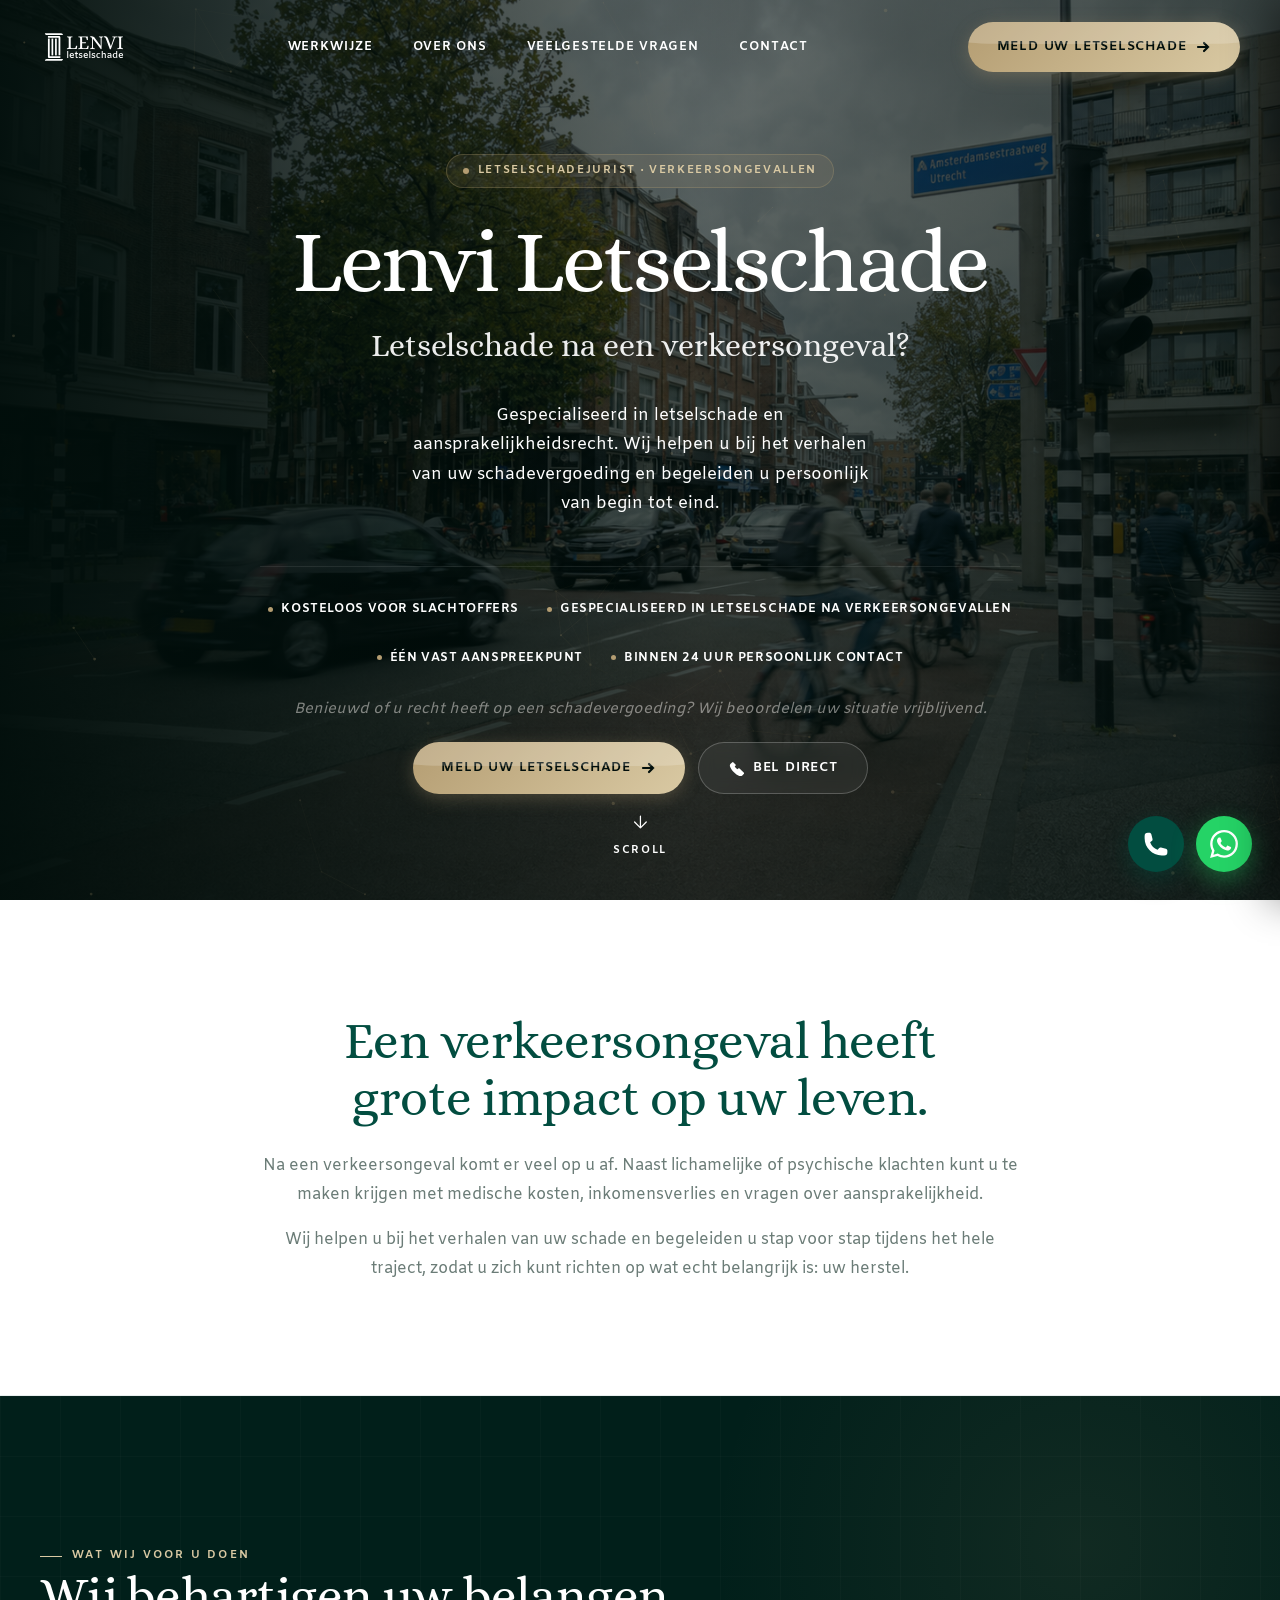
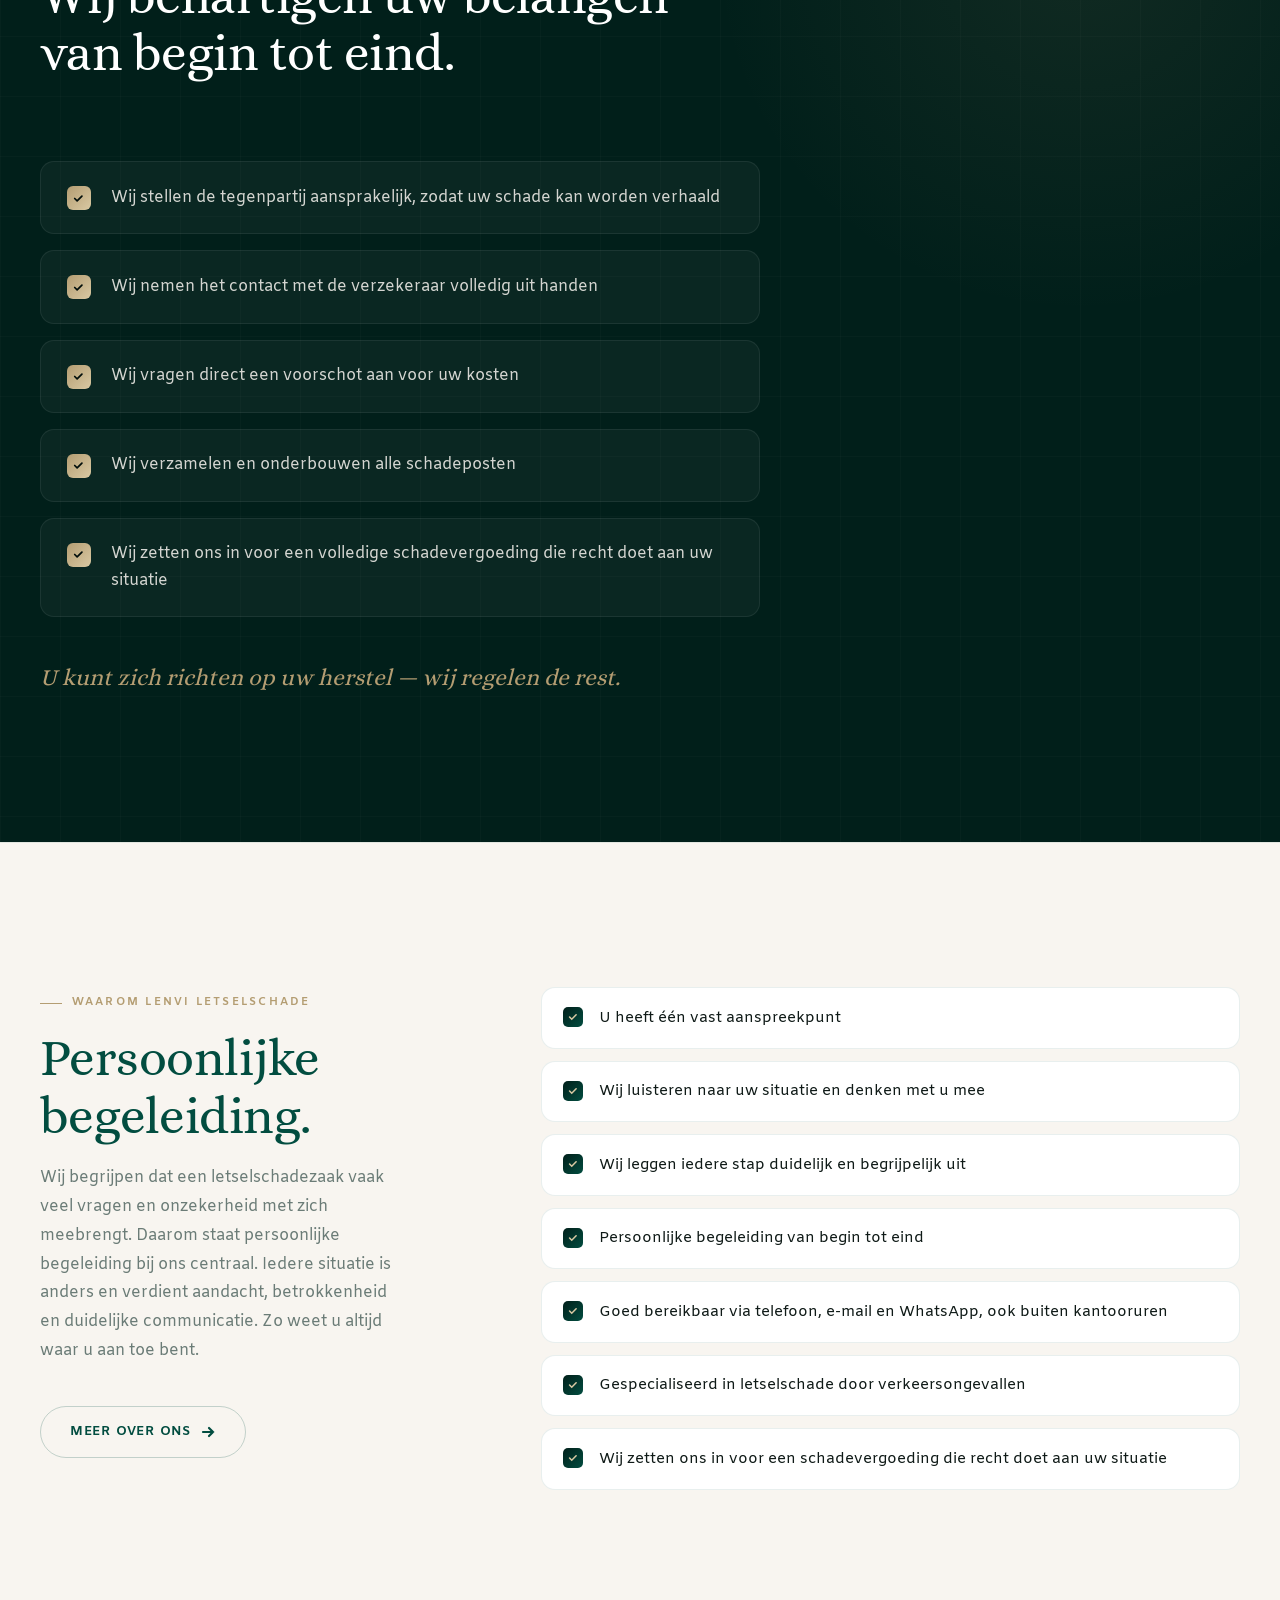
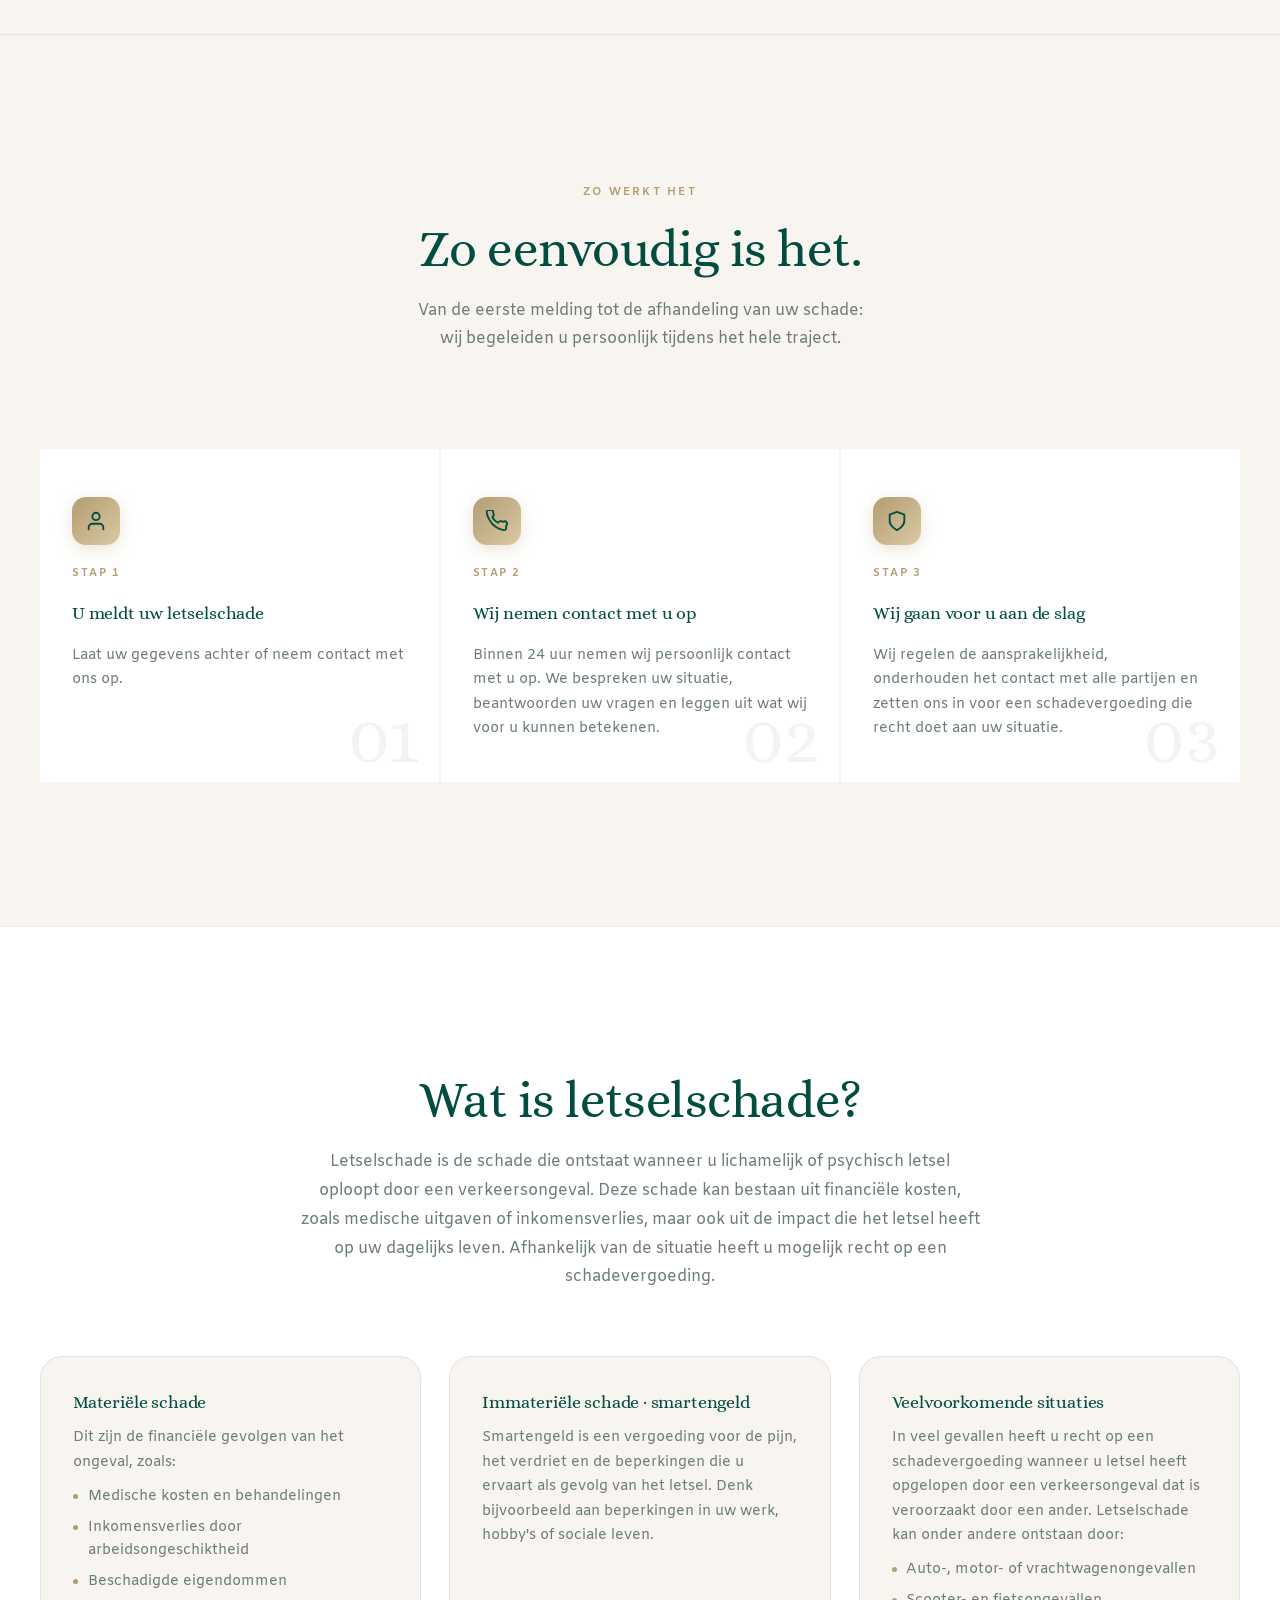
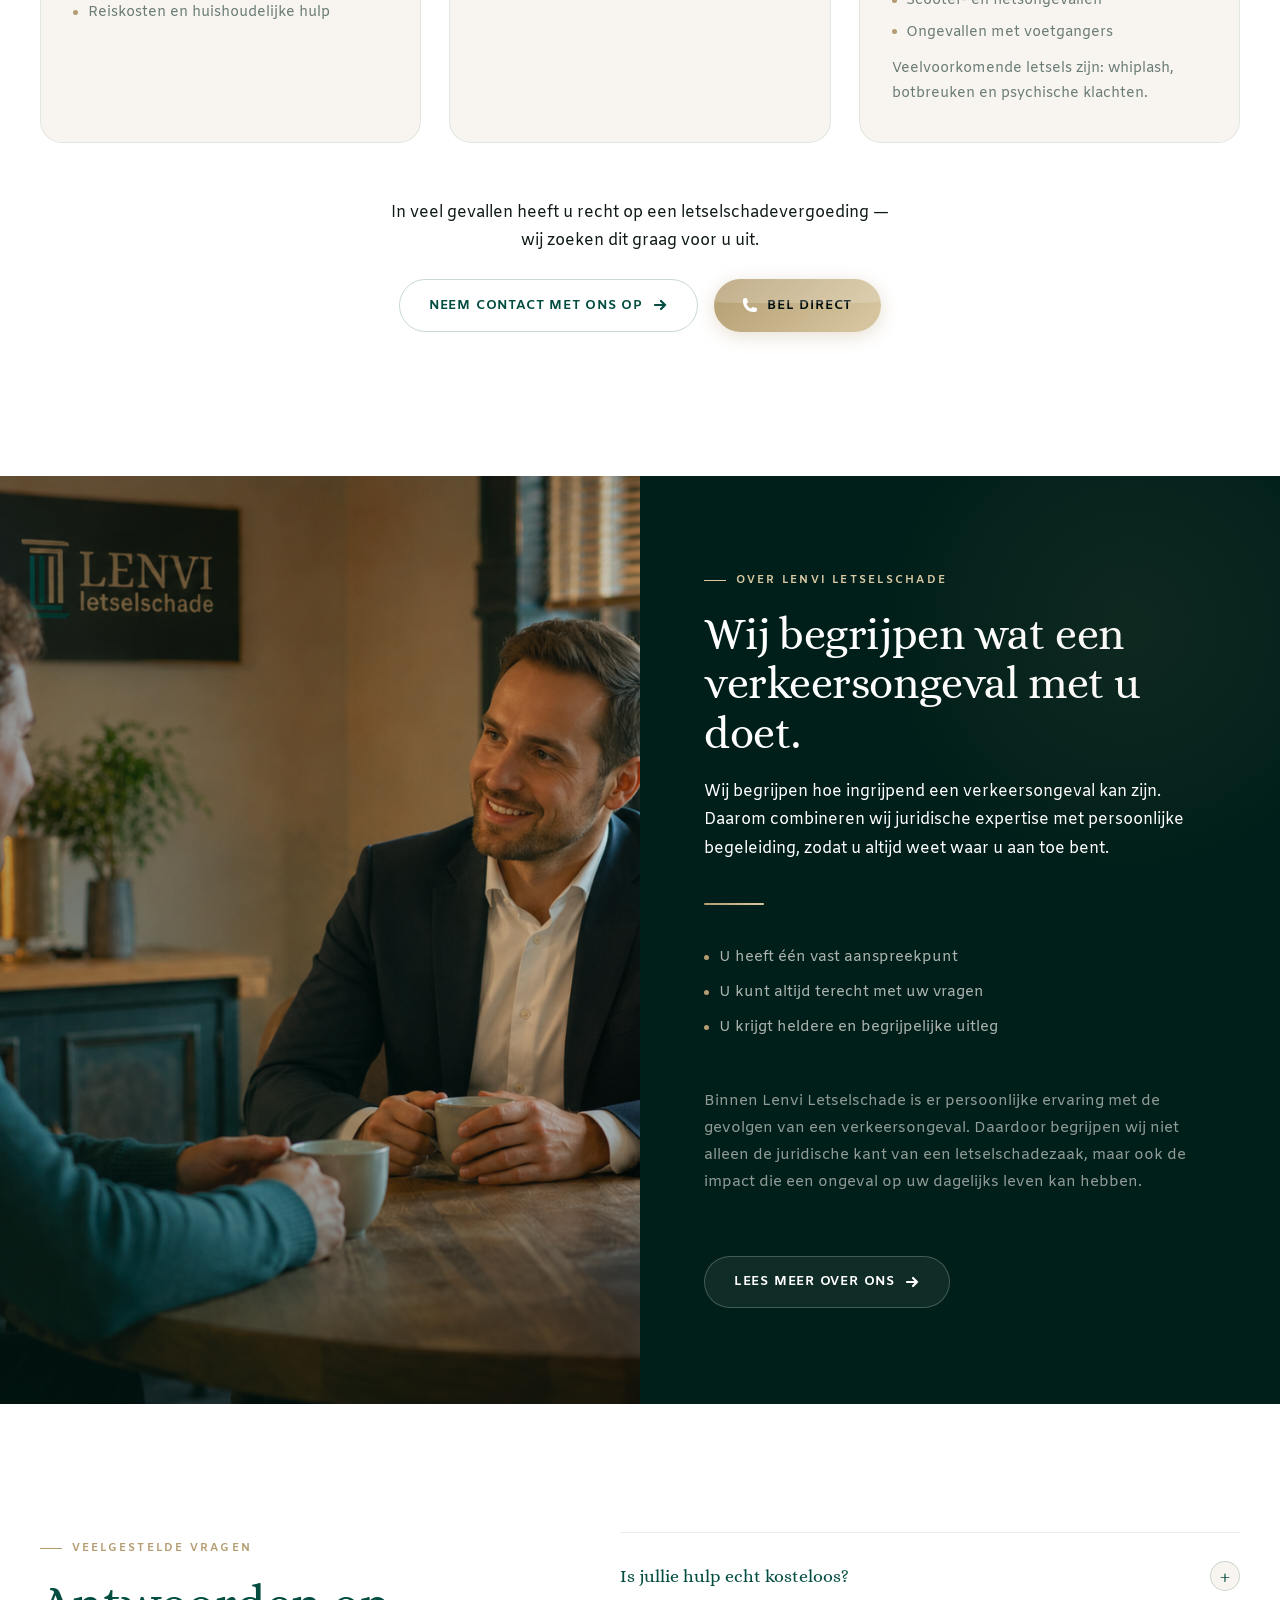
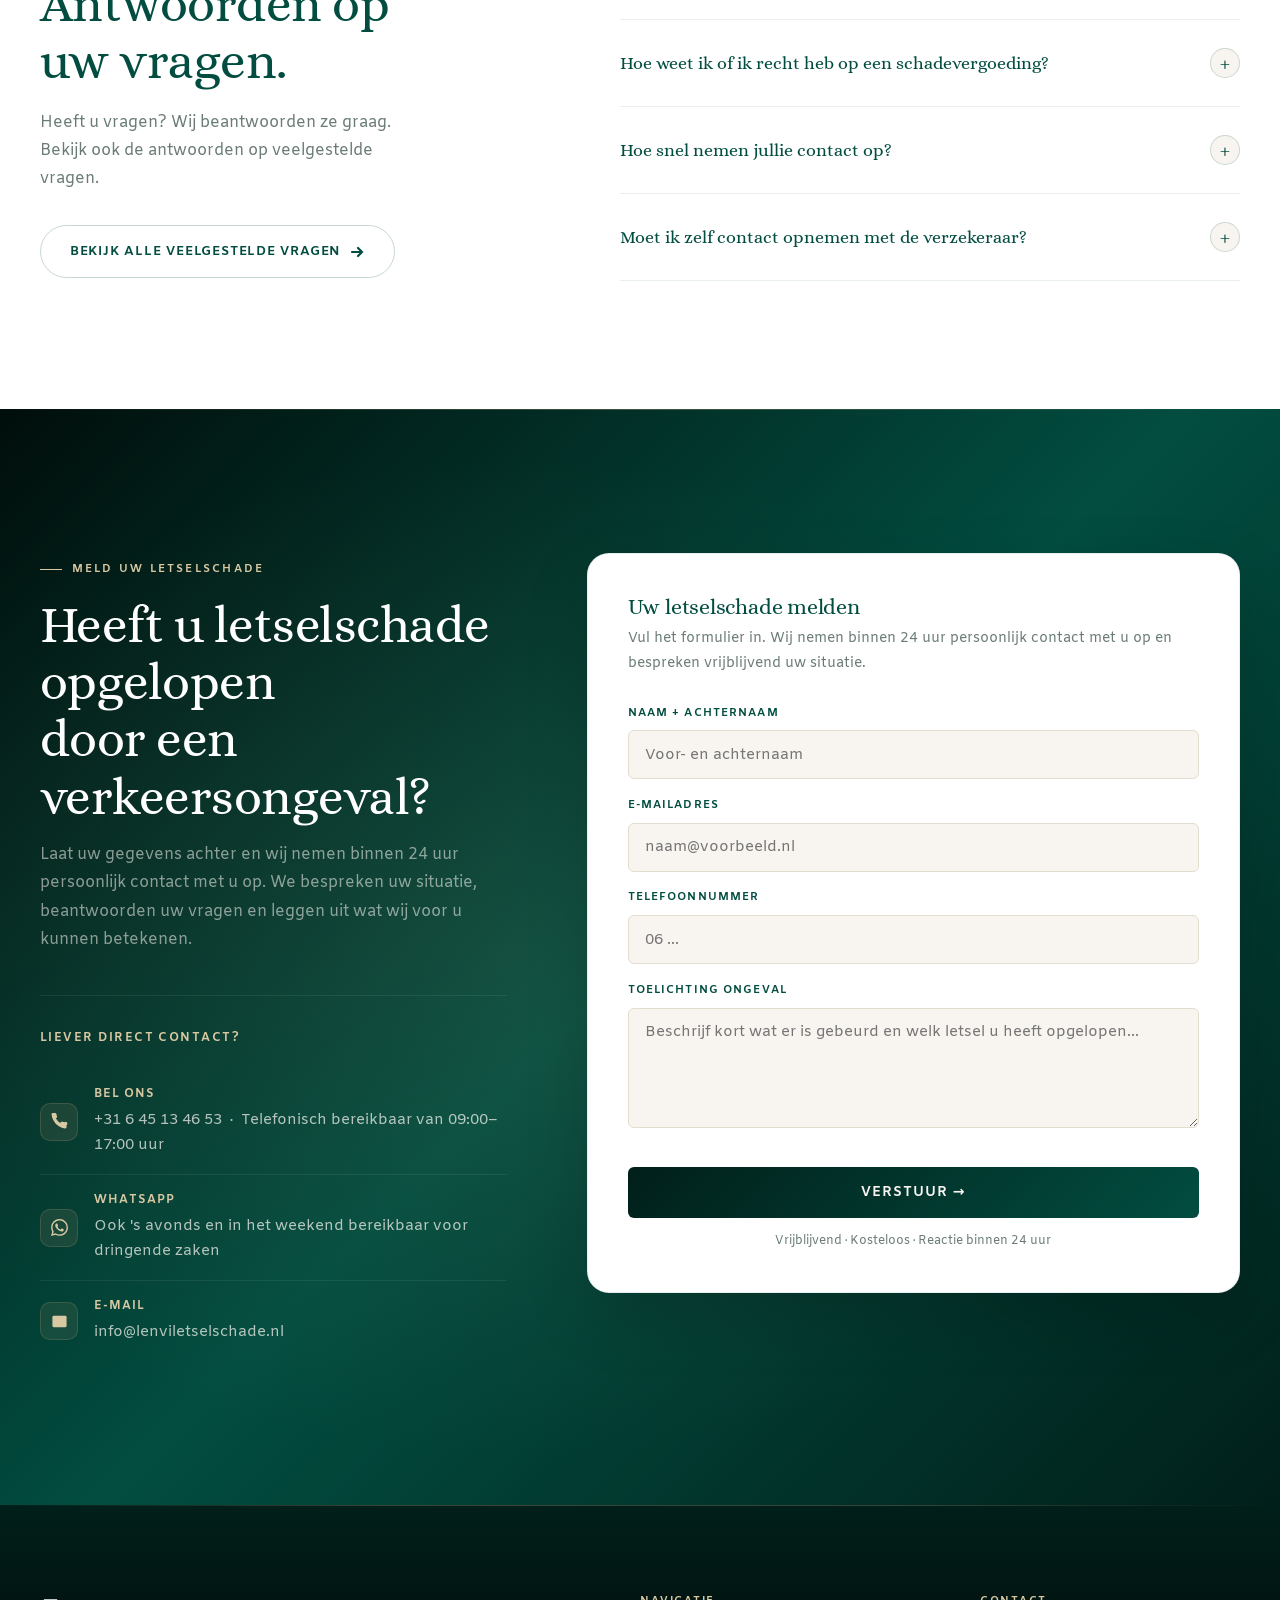
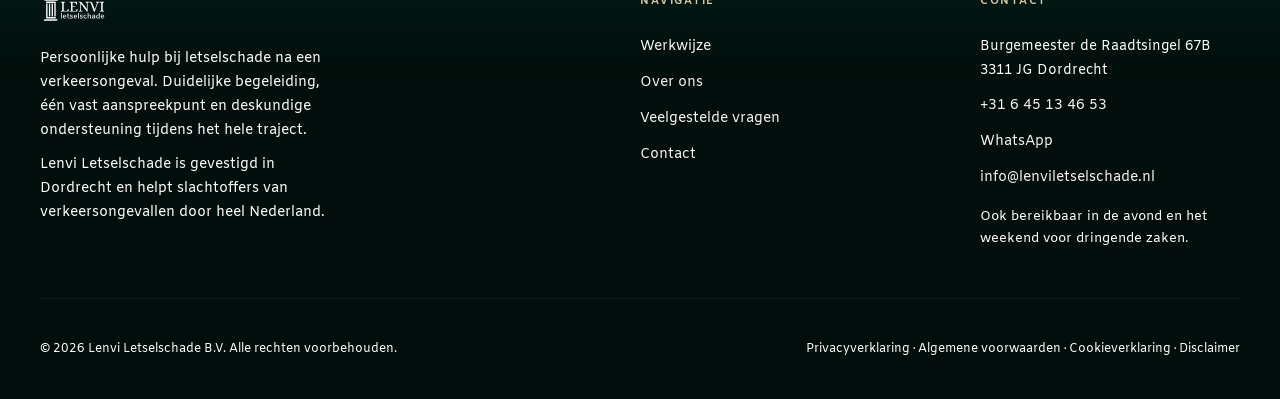
<file: index.html>
﻿<!DOCTYPE html>
<html lang="nl">
<head>
  <meta charset="UTF-8" />
  <meta name="viewport" content="width=device-width, initial-scale=1.0" />
  <title>Lenvi Letselschade — Persoonlijke hulp na een verkeersongeval</title>
  <meta name="description" content="Letselschade na een verkeersongeval? Lenvi Letselschade is gespecialiseerd in letselschade en aansprakelijkheidsrecht. Persoonlijke begeleiding, één vast aanspreekpunt, binnen 24 uur contact." />
  <meta name="theme-color" content="#024d40" />
  <link rel="icon" type="image/svg+xml" href="assets/icons/favicon.svg" />
  <link rel="stylesheet" href="css/variables.css?v=6" />
  <link rel="stylesheet" href="css/base.css?v=6" />
  <link rel="stylesheet" href="css/components.css?v=6" />
  <link rel="stylesheet" href="css/layout.css?v=6" />
  <style>
    .hp-diensten-item {
      display:flex; align-items:flex-start; gap:1.25rem;
      background:rgba(255,255,255,0.04);
      border:1px solid rgba(255,255,255,0.07);
      border-radius:var(--radius-lg); padding:1.4rem 1.6rem;
      transition:background 0.3s, border-color 0.3s;
    }
    .hp-diensten-item:hover { background:rgba(255,255,255,0.07); border-color:rgba(180,157,114,0.25); }
    .hp-check-gold {
      width:24px; height:24px; background:var(--grad-gold);
      border-radius:6px; display:flex; align-items:center;
      justify-content:center; flex-shrink:0; margin-top:0.1rem;
    }
    .hp-check-dark {
      width:20px; height:20px; background:var(--grad-dark);
      border-radius:5px; display:flex; align-items:center;
      justify-content:center; flex-shrink:0; margin-top:0.1rem;
    }
    .hp-usp-item {
      display:flex; align-items:flex-start; gap:1rem;
      padding:1.1rem 1.3rem; background:var(--white);
      border:1px solid var(--line); border-radius:var(--radius-lg);
      transition:box-shadow 0.25s, border-color 0.25s;
    }
    .hp-usp-item:hover { box-shadow:0 4px 16px rgba(1,14,11,0.08); border-color:rgba(180,157,114,0.30); }
    .waarom-grid {
      display:grid; grid-template-columns:1fr; gap:4rem; align-items:start;
    }
    @media (min-width:900px) { .waarom-grid { grid-template-columns:1fr 1.6fr; } }
    @media (min-width:640px) { .process-steps.three-col { grid-template-columns:repeat(3,1fr); } }
    .ls-card {
      background:var(--cream); border:1px solid var(--line);
      border-radius:var(--radius-xl); padding:2.25rem 2rem;
      position:relative; overflow:hidden;
    }
    .ls-card::before {
      content:''; position:absolute; top:0; left:0; right:0; height:2px;
      background:var(--grad-gold); transform:scaleX(0); transform-origin:left;
      transition:transform 0.4s var(--ease);
    }
    .ls-card:hover::before { transform:scaleX(1); }
    .ls-card-label { font-size:0.70rem; font-weight:700; letter-spacing:0.12em; text-transform:uppercase; color:var(--gold); margin-bottom:0.85rem; }
    .ls-card h3 { color:var(--green); font-size:1.1rem; margin-bottom:0.85rem; }
    .ls-card p { font-size:0.9rem; color:var(--muted); line-height:1.70; }
    .ls-card ul { list-style:none; display:flex; flex-direction:column; gap:0.5rem; margin-top:0.6rem; }
    .ls-card li { font-size:0.9rem; color:var(--muted); display:flex; align-items:flex-start; gap:0.6rem; line-height:1.60; }
    .ls-card li::before { content:''; width:5px; height:5px; background:var(--gold); border-radius:50%; flex-shrink:0; margin-top:0.55rem; }
    .ls-grid { display:grid; grid-template-columns:1fr; gap:1.75rem; margin-top:4rem; }
    @media (min-width:640px) { .ls-grid { grid-template-columns:repeat(2,1fr); } }
    @media (min-width:1024px) { .ls-grid { grid-template-columns:repeat(3,1fr); } }
    .hp-contact-section {
      background:linear-gradient(135deg,#010E0B 0%,#024d40 50%,#011F1A 100%);
      padding:9rem 0; position:relative; overflow:hidden;
    }
    @media (max-width: 767px) {
      .hp-contact-section { padding: 5.5rem 0; }
      .waarom-grid { gap: 2.5rem; }
      .ls-grid { margin-top: 2.5rem; gap: 1.25rem; }
    }
    .hp-contact-section::before {
      content:''; position:absolute; top:0; left:0; right:0; height:1px;
      background:linear-gradient(90deg,transparent 0%,rgba(180,157,114,0.35) 50%,transparent 100%);
    }
    .hp-contact-section::after {
      content:''; position:absolute; inset:0;
      background:radial-gradient(ellipse at 40% 50%,rgba(180,157,114,0.10) 0%,transparent 65%);
      pointer-events:none;
    }
    .hp-contact-grid { display:grid; grid-template-columns:1fr; gap:4rem; position:relative; z-index:1; }
    @media (min-width:900px) { .hp-contact-grid { grid-template-columns:5fr 7fr; gap:5rem; align-items:start; } }
    .hp-contact-method {
      display:flex; align-items:center; gap:1rem; color:rgba(248,245,240,0.72);
      font-size:0.95rem; text-decoration:none;
      padding:1rem 0; border-bottom:1px solid rgba(255,255,255,0.07);
      transition:color 0.2s;
    }
    .hp-contact-method:last-child { border-bottom:none; }
    .hp-contact-method:hover { color:var(--gold-light); }
    .hp-contact-method-icon {
      width:38px; height:38px; background:rgba(180,157,114,0.12);
      border:1px solid rgba(180,157,114,0.22); border-radius:10px;
      display:flex; align-items:center; justify-content:center; flex-shrink:0;
    }
    .hp-contact-method-icon svg { width:17px; height:17px; fill:var(--gold-light); }
  </style>
</head>
<body>

<div id="scrollBar"></div>

<div class="mobile-nav-backdrop" id="navBackdrop"></div>
<nav class="mobile-nav" id="mobileNav" aria-hidden="true">
  <div class="mobile-nav-header">
    <a href="index.html"><img src="assets/icons/logo-wit.svg" alt="Lenvi" class="mobile-nav-logo" /></a>
    <button class="mobile-nav-close" id="navClose" aria-label="Sluiten">
      <svg viewBox="0 0 24 24" fill="none" stroke="currentColor" stroke-width="2" stroke-linecap="round"><path d="M18 6L6 18M6 6l12 12"/></svg>
    </button>
  </div>
  <div class="mobile-nav-links">
    <a href="werkwijze.html">Werkwijze</a>
    <a href="over.html">Over ons</a>
    <a href="faq.html">FAQ</a>
    <a href="contact.html">Contact</a>
  </div>
  <div class="mobile-nav-footer">
    <a href="contact.html" class="btn btn-gold mobile-nav-cta">
      Meld uw letselschade
      <svg viewBox="0 0 16 16" fill="none" stroke="currentColor" stroke-width="2" stroke-linecap="round"><path d="M3 8h10M9 4l4 4-4 4"/></svg>
    </a>
    <a href="tel:0645134653" class="mobile-nav-tel">
      <svg viewBox="0 0 16 16" fill="currentColor"><path d="M13.6 10.5l-2-2a1 1 0 00-1.4 0l-.8.8a8.3 8.3 0 01-2.7-2.7l.8-.8a1 1 0 000-1.4l-2-2a1 1 0 00-1.4 0L2.6 3.8C1.9 4.5 1.7 5.5 2 6.5c1.1 3.6 6 8.5 9.6 9.6 1 .3 2 .1 2.7-.6l1.4-1.5a1 1 0 000-1.5z"/></svg>
      06 45 13 46 53
    </a>
  </div>
</nav>

<header class="site-header" id="siteHeader">
  <div class="container">
    <div class="nav-inner">
      <a href="index.html" class="nav-logo">
        <img src="assets/icons/logo-wit.svg" alt="Lenvi Letselschade" />
      </a>
      <nav class="nav-links">
        <a href="werkwijze.html">Werkwijze</a>
        <a href="over.html">Over ons</a>
        <a href="faq.html">Veelgestelde vragen</a>
        <a href="contact.html">Contact</a>
      </nav>
      <a href="contact.html" class="btn btn-gold nav-cta">
        Meld uw letselschade
        <svg viewBox="0 0 16 16" fill="none" stroke="currentColor" stroke-width="2.2" stroke-linecap="round"><path d="M3 8h10M9 4l4 4-4 4"/></svg>
      </a>
      <button class="hamburger" id="hamburger" aria-label="Menu" aria-expanded="false">
        <span></span><span></span><span></span>
      </button>
    </div>
  </div>
</header>


<!-- â•â•â•â•â•â•â•â•â•â•â•â•â•â•â•â•â•â•â•â•â•â•â•â•â•â•â•â•â•â•â•â•â•â•â•â•â•â•â•
     1. HERO
     â•â•â•â•â•â•â•â•â•â•â•â•â•â•â•â•â•â•â•â•â•â•â•â•â•â•â•â•â•â•â•â•â•â•â•â•â•â•â• -->
<section class="hero">
  <div class="hero-bg"></div>
  <div class="hero-overlay"></div>
  <canvas id="hero-canvas"></canvas>

  <div class="container">
    <div class="hero-content-wrap" style="grid-template-columns:1fr;">

      <div class="hero-left" style="max-width:760px; margin:0 auto; text-align:center;">
        <div class="hero-badge reveal">
          <span class="hero-badge-dot"></span>
          LETSELSCHADEJURIST · VERKEERSONGEVALLEN
        </div>

        <h1 class="reveal d1" style="font-size:clamp(3rem,8vw,5.5rem); letter-spacing:-0.03em; line-height:1.05; margin-bottom:0.5rem;">Lenvi Letselschade</h1>
        <p class="reveal d1" style="font-family:var(--serif); font-size:clamp(1.35rem,3.2vw,2rem); color:var(--white); opacity:0.92; margin-top:0.25rem; margin-bottom:0; font-weight:400;">Letselschade na een verkeersongeval?</p>

        <p class="hero-sub reveal d2">
          Gespecialiseerd in letselschade en aansprakelijkheidsrecht. Wij helpen u bij het verhalen van uw schadevergoeding en begeleiden u persoonlijk van begin tot eind.
        </p>

        <div class="hero-trust reveal d3" style="justify-content:center;">
          <div class="hero-trust-item">Kosteloos voor slachtoffers</div>
          <div class="hero-trust-item">Gespecialiseerd in letselschade na verkeersongevallen</div>
          <div class="hero-trust-item">Één vast aanspreekpunt</div>
          <div class="hero-trust-item">Binnen 24 uur persoonlijk contact</div>
        </div>

        <p class="reveal d3" style="font-size:0.93rem; color:rgba(248,245,240,0.48); margin:1.75rem 0 1.25rem; font-style:italic;">
          Benieuwd of u recht heeft op een schadevergoeding? Wij beoordelen uw situatie vrijblijvend.
        </p>

        <div class="hero-actions reveal d3" style="justify-content:center;">
          <a href="contact.html" class="btn btn-gold">
            Meld uw letselschade
            <svg viewBox="0 0 16 16" fill="none" stroke="currentColor" stroke-width="2.2" stroke-linecap="round"><path d="M3 8h10M9 4l4 4-4 4"/></svg>
          </a>
          <a href="tel:0645134653" class="btn btn-outline-white">
            <svg viewBox="0 0 16 16" fill="currentColor"><path d="M13.6 10.5l-2-2a1 1 0 00-1.4 0l-.8.8a8.3 8.3 0 01-2.7-2.7l.8-.8a1 1 0 000-1.4l-2-2a1 1 0 00-1.4 0L2.6 3.8C1.9 4.5 1.7 5.5 2 6.5c1.1 3.6 6 8.5 9.6 9.6 1 .3 2 .1 2.7-.6l1.4-1.5a1 1 0 000-1.5z"/></svg>
            Bel direct
          </a>
        </div>
      </div>

    </div>
  </div>

  <div class="hero-scroll" aria-hidden="true">
    <svg viewBox="0 0 24 24" stroke-linecap="round" stroke-linejoin="round"><path d="M12 5v14M5 12l7 7 7-7"/></svg>
    Scroll
  </div>
</section>


<!-- â•â•â•â•â•â•â•â•â•â•â•â•â•â•â•â•â•â•â•â•â•â•â•â•â•â•â•â•â•â•â•â•â•â•â•â•â•â•â•
     2. HERKENNING
     â•â•â•â•â•â•â•â•â•â•â•â•â•â•â•â•â•â•â•â•â•â•â•â•â•â•â•â•â•â•â•â•â•â•â•â•â•â•â• -->
<section style="background:var(--white); padding:7rem 0; border-bottom:1px solid var(--line);">
  <div class="container">
    <div class="reveal" style="max-width:760px; margin:0 auto; text-align:center;">
      <h2>Een verkeersongeval heeft<br>grote impact op uw leven.</h2>
      <p style="margin-top:1.5rem; font-size:1rem; line-height:1.82; color:var(--muted);">Na een verkeersongeval komt er veel op u af. Naast lichamelijke of psychische klachten kunt u te maken krijgen met medische kosten, inkomensverlies en vragen over aansprakelijkheid.</p>
      <p style="margin-top:1rem; font-size:1rem; line-height:1.82; color:var(--muted);">Wij helpen u bij het verhalen van uw schade en begeleiden u stap voor stap tijdens het hele traject, zodat u zich kunt richten op wat echt belangrijk is: uw herstel.</p>
    </div>
  </div>
</section>


<!-- â•â•â•â•â•â•â•â•â•â•â•â•â•â•â•â•â•â•â•â•â•â•â•â•â•â•â•â•â•â•â•â•â•â•â•â•â•â•â•
     3. WAT WIJ VOOR U DOEN
     â•â•â•â•â•â•â•â•â•â•â•â•â•â•â•â•â•â•â•â•â•â•â•â•â•â•â•â•â•â•â•â•â•â•â•â•â•â•â• -->
<section class="why-section">
  <div class="container">
    <div class="why-header">
      <div>
        <span class="label reveal" style="color:var(--gold-light);">Wat wij voor u doen</span>
        <h2 class="reveal d1" style="color:var(--white);">Wij behartigen uw belangen<br>van begin tot eind.</h2>
      </div>
    </div>

    <div style="display:flex; flex-direction:column; gap:1rem; max-width:720px; position:relative; z-index:1;" class="reveal d1">
      <div class="hp-diensten-item">
        <span class="hp-check-gold">
          <svg viewBox="0 0 16 16" fill="none" stroke="#010E0B" stroke-width="2.5" stroke-linecap="round" stroke-linejoin="round" style="width:11px;height:11px;"><path d="M2.5 8l3.5 3.5 7-7"/></svg>
        </span>
        <span style="font-size:1rem; color:rgba(248,245,240,0.85); line-height:1.65;">Wij stellen de tegenpartij aansprakelijk, zodat uw schade kan worden verhaald</span>
      </div>
      <div class="hp-diensten-item">
        <span class="hp-check-gold">
          <svg viewBox="0 0 16 16" fill="none" stroke="#010E0B" stroke-width="2.5" stroke-linecap="round" stroke-linejoin="round" style="width:11px;height:11px;"><path d="M2.5 8l3.5 3.5 7-7"/></svg>
        </span>
        <span style="font-size:1rem; color:rgba(248,245,240,0.85); line-height:1.65;">Wij nemen het contact met de verzekeraar volledig uit handen</span>
      </div>
      <div class="hp-diensten-item">
        <span class="hp-check-gold">
          <svg viewBox="0 0 16 16" fill="none" stroke="#010E0B" stroke-width="2.5" stroke-linecap="round" stroke-linejoin="round" style="width:11px;height:11px;"><path d="M2.5 8l3.5 3.5 7-7"/></svg>
        </span>
        <span style="font-size:1rem; color:rgba(248,245,240,0.85); line-height:1.65;">Wij vragen direct een voorschot aan voor uw kosten</span>
      </div>
      <div class="hp-diensten-item">
        <span class="hp-check-gold">
          <svg viewBox="0 0 16 16" fill="none" stroke="#010E0B" stroke-width="2.5" stroke-linecap="round" stroke-linejoin="round" style="width:11px;height:11px;"><path d="M2.5 8l3.5 3.5 7-7"/></svg>
        </span>
        <span style="font-size:1rem; color:rgba(248,245,240,0.85); line-height:1.65;">Wij verzamelen en onderbouwen alle schadeposten</span>
      </div>
      <div class="hp-diensten-item">
        <span class="hp-check-gold">
          <svg viewBox="0 0 16 16" fill="none" stroke="#010E0B" stroke-width="2.5" stroke-linecap="round" stroke-linejoin="round" style="width:11px;height:11px;"><path d="M2.5 8l3.5 3.5 7-7"/></svg>
        </span>
        <span style="font-size:1rem; color:rgba(248,245,240,0.85); line-height:1.65;">Wij zetten ons in voor een volledige schadevergoeding die recht doet aan uw situatie</span>
      </div>
    </div>

    <p class="reveal d2" style="font-family:var(--serif); font-size:clamp(1.15rem,2vw,1.45rem); color:var(--gold); font-style:italic; margin-top:2.5rem; position:relative; z-index:1;">
      U kunt zich richten op uw herstel — wij regelen de rest.
    </p>
  </div>
</section>


<!-- â•â•â•â•â•â•â•â•â•â•â•â•â•â•â•â•â•â•â•â•â•â•â•â•â•â•â•â•â•â•â•â•â•â•â•â•â•â•â•
     4. WAAROM LENVI LETSELSCHADE
     â•â•â•â•â•â•â•â•â•â•â•â•â•â•â•â•â•â•â•â•â•â•â•â•â•â•â•â•â•â•â•â•â•â•â•â•â•â•â• -->
<section style="background:var(--cream); border-top:1px solid var(--line);">
  <div class="container">
    <div class="waarom-grid">
      <div class="reveal">
        <span class="label">Waarom Lenvi Letselschade</span>
        <h2 style="margin-top:1rem;">Persoonlijke<br>begeleiding.</h2>
        <p style="margin-top:1.25rem; font-size:1rem; line-height:1.80; max-width:360px;">
          Wij begrijpen dat een letselschadezaak vaak veel vragen en onzekerheid met zich meebrengt. Daarom staat persoonlijke begeleiding bij ons centraal. Iedere situatie is anders en verdient aandacht, betrokkenheid en duidelijke communicatie. Zo weet u altijd waar u aan toe bent.
        </p>
        <div style="margin-top:2.5rem;">
          <a href="over.html" class="btn btn-outline-green">
            Meer over ons
            <svg viewBox="0 0 16 16" fill="none" stroke="currentColor" stroke-width="2.2" stroke-linecap="round"><path d="M3 8h10M9 4l4 4-4 4"/></svg>
          </a>
        </div>
      </div>
      <div class="reveal d1" style="display:flex; flex-direction:column; gap:0.75rem;">
        <div class="hp-usp-item">
          <span class="hp-check-dark"><svg viewBox="0 0 16 16" fill="none" stroke="var(--gold-light)" stroke-width="2.5" stroke-linecap="round" style="width:10px;height:10px;"><path d="M2.5 8l3.5 3.5 7-7"/></svg></span>
          <span style="font-size:0.95rem; color:var(--ink); line-height:1.60;">U heeft één vast aanspreekpunt</span>
        </div>
        <div class="hp-usp-item">
          <span class="hp-check-dark"><svg viewBox="0 0 16 16" fill="none" stroke="var(--gold-light)" stroke-width="2.5" stroke-linecap="round" style="width:10px;height:10px;"><path d="M2.5 8l3.5 3.5 7-7"/></svg></span>
          <span style="font-size:0.95rem; color:var(--ink); line-height:1.60;">Wij luisteren naar uw situatie en denken met u mee</span>
        </div>
        <div class="hp-usp-item">
          <span class="hp-check-dark"><svg viewBox="0 0 16 16" fill="none" stroke="var(--gold-light)" stroke-width="2.5" stroke-linecap="round" style="width:10px;height:10px;"><path d="M2.5 8l3.5 3.5 7-7"/></svg></span>
          <span style="font-size:0.95rem; color:var(--ink); line-height:1.60;">Wij leggen iedere stap duidelijk en begrijpelijk uit</span>
        </div>
        <div class="hp-usp-item">
          <span class="hp-check-dark"><svg viewBox="0 0 16 16" fill="none" stroke="var(--gold-light)" stroke-width="2.5" stroke-linecap="round" style="width:10px;height:10px;"><path d="M2.5 8l3.5 3.5 7-7"/></svg></span>
          <span style="font-size:0.95rem; color:var(--ink); line-height:1.60;">Persoonlijke begeleiding van begin tot eind</span>
        </div>
        <div class="hp-usp-item">
          <span class="hp-check-dark"><svg viewBox="0 0 16 16" fill="none" stroke="var(--gold-light)" stroke-width="2.5" stroke-linecap="round" style="width:10px;height:10px;"><path d="M2.5 8l3.5 3.5 7-7"/></svg></span>
          <span style="font-size:0.95rem; color:var(--ink); line-height:1.60;">Goed bereikbaar via telefoon, e-mail en WhatsApp, ook buiten kantooruren</span>
        </div>
        <div class="hp-usp-item">
          <span class="hp-check-dark"><svg viewBox="0 0 16 16" fill="none" stroke="var(--gold-light)" stroke-width="2.5" stroke-linecap="round" style="width:10px;height:10px;"><path d="M2.5 8l3.5 3.5 7-7"/></svg></span>
          <span style="font-size:0.95rem; color:var(--ink); line-height:1.60;">Gespecialiseerd in letselschade door verkeersongevallen</span>
        </div>
        <div class="hp-usp-item">
          <span class="hp-check-dark"><svg viewBox="0 0 16 16" fill="none" stroke="var(--gold-light)" stroke-width="2.5" stroke-linecap="round" style="width:10px;height:10px;"><path d="M2.5 8l3.5 3.5 7-7"/></svg></span>
          <span style="font-size:0.95rem; color:var(--ink); line-height:1.60;">Wij zetten ons in voor een schadevergoeding die recht doet aan uw situatie</span>
        </div>
      </div>
    </div>
  </div>
</section>


<!-- â•â•â•â•â•â•â•â•â•â•â•â•â•â•â•â•â•â•â•â•â•â•â•â•â•â•â•â•â•â•â•â•â•â•â•â•â•â•â•
     5. HOE HET WERKT
     â•â•â•â•â•â•â•â•â•â•â•â•â•â•â•â•â•â•â•â•â•â•â•â•â•â•â•â•â•â•â•â•â•â•â•â•â•â•â• -->
<section class="process-section">
  <div class="container">
    <div class="process-header reveal">
      <span class="label label-center">Zo werkt het</span>
      <h2 style="margin-top:1rem;">Zo eenvoudig is het.</h2>
      <p>Van de eerste melding tot de afhandeling van uw schade:<br>wij begeleiden u persoonlijk tijdens het hele traject.</p>
    </div>

    <div class="process-steps three-col">
      <div class="process-step reveal">
        <div class="process-step-num">01</div>
        <div class="process-step-icon">
          <svg viewBox="0 0 24 24" fill="none" stroke="#024d40" stroke-width="2" stroke-linecap="round" stroke-linejoin="round">
            <path d="M20 21v-2a4 4 0 00-4-4H8a4 4 0 00-4 4v2"/><circle cx="12" cy="7" r="4"/>
          </svg>
        </div>
        <div class="process-step-tag">Stap 1</div>
        <h3>U meldt uw letselschade</h3>
        <p>Laat uw gegevens achter of neem contact met ons op.</p>
      </div>

      <div class="process-step reveal d1">
        <div class="process-step-num">02</div>
        <div class="process-step-icon">
          <svg viewBox="0 0 24 24" fill="none" stroke="#024d40" stroke-width="2" stroke-linecap="round" stroke-linejoin="round">
            <path d="M22 16.92v3a2 2 0 01-2.18 2 19.79 19.79 0 01-8.63-3.07A19.5 19.5 0 013.8 10.8 19.79 19.79 0 01.73 2.2 2 2 0 012.72 0h3a2 2 0 012 1.72c.127.96.361 1.903.7 2.81a2 2 0 01-.45 2.11L6.91 7.91a16 16 0 006.06 6.06l1.27-1.27a2 2 0 012.11-.45c.907.339 1.85.573 2.81.7A2 2 0 0122 16.92z"/>
          </svg>
        </div>
        <div class="process-step-tag">Stap 2</div>
        <h3>Wij nemen contact met u op</h3>
        <p>Binnen 24 uur nemen wij persoonlijk contact met u op. We bespreken uw situatie, beantwoorden uw vragen en leggen uit wat wij voor u kunnen betekenen.</p>
      </div>

      <div class="process-step reveal d2">
        <div class="process-step-num">03</div>
        <div class="process-step-icon">
          <svg viewBox="0 0 24 24" fill="none" stroke="#024d40" stroke-width="2" stroke-linecap="round" stroke-linejoin="round">
            <path d="M12 22s8-4 8-10V5l-8-3-8 3v7c0 6 8 10 8 10z"/>
          </svg>
        </div>
        <div class="process-step-tag">Stap 3</div>
        <h3>Wij gaan voor u aan de slag</h3>
        <p>Wij regelen de aansprakelijkheid, onderhouden het contact met alle partijen en zetten ons in voor een schadevergoeding die recht doet aan uw situatie.</p>
      </div>
    </div>
  </div>
</section>


<!-- â•â•â•â•â•â•â•â•â•â•â•â•â•â•â•â•â•â•â•â•â•â•â•â•â•â•â•â•â•â•â•â•â•â•â•â•â•â•â•
     6. WAT IS LETSELSCHADE
     â•â•â•â•â•â•â•â•â•â•â•â•â•â•â•â•â•â•â•â•â•â•â•â•â•â•â•â•â•â•â•â•â•â•â•â•â•â•â• -->
<section style="background:var(--white); border-top:1px solid var(--line);">
  <div class="container">
    <div class="reveal" style="text-align:center; max-width:680px; margin:0 auto;">
      <h2>Wat is letselschade?</h2>
      <p style="margin-top:1.25rem; font-size:1rem; line-height:1.80;">
        Letselschade is de schade die ontstaat wanneer u lichamelijk of psychisch letsel oploopt door een verkeersongeval. Deze schade kan bestaan uit financiële kosten, zoals medische uitgaven of inkomensverlies, maar ook uit de impact die het letsel heeft op uw dagelijks leven. Afhankelijk van de situatie heeft u mogelijk recht op een schadevergoeding.
      </p>
    </div>

    <div class="ls-grid">

      <div class="ls-card reveal">
        <h3>Materiële schade</h3>
        <p>Dit zijn de financiële gevolgen van het ongeval, zoals:</p>
        <ul>
          <li>Medische kosten en behandelingen</li>
          <li>Inkomensverlies door arbeidsongeschiktheid</li>
          <li>Beschadigde eigendommen</li>
          <li>Reiskosten en huishoudelijke hulp</li>
        </ul>
      </div>

      <div class="ls-card reveal d1">
        <h3>Immateriële schade · smartengeld</h3>
        <p>Smartengeld is een vergoeding voor de pijn, het verdriet en de beperkingen die u ervaart als gevolg van het letsel. Denk bijvoorbeeld aan beperkingen in uw werk, hobby's of sociale leven.</p>
      </div>

      <div class="ls-card reveal d2">
        <h3>Veelvoorkomende situaties</h3>
        <p>In veel gevallen heeft u recht op een schadevergoeding wanneer u letsel heeft opgelopen door een verkeersongeval dat is veroorzaakt door een ander. Letselschade kan onder andere ontstaan door:</p>
        <ul>
          <li>Auto-, motor- of vrachtwagenongevallen</li>
          <li>Scooter- en fietsongevallen</li>
          <li>Ongevallen met voetgangers</li>
        </ul>
        <p style="margin-top:0.85rem;">Veelvoorkomende letsels zijn: whiplash, botbreuken en psychische klachten.</p>
      </div>

    </div>

    <div class="reveal" style="text-align:center; margin-top:3.5rem;">
      <p style="font-size:1rem; color:var(--ink); line-height:1.75; max-width:580px; margin:0 auto;">
        In veel gevallen heeft u recht op een letselschadevergoeding —<br>wij zoeken dit graag voor u uit.
      </p>
      <div style="display:flex; flex-wrap:wrap; justify-content:center; gap:1rem; margin-top:1.5rem;">
        <a href="contact.html" class="btn btn-outline-green">
          Neem contact met ons op
          <svg viewBox="0 0 16 16" fill="none" stroke="currentColor" stroke-width="2.2" stroke-linecap="round"><path d="M3 8h10M9 4l4 4-4 4"/></svg>
        </a>
        <a href="tel:0645134653" class="btn btn-gold">
          <svg viewBox="0 0 24 24" fill="white" style="width:16px;height:16px;flex-shrink:0;"><path fill-rule="evenodd" d="M1.5 4.5a3 3 0 013-3h1.372c.86 0 1.61.586 1.819 1.42l1.105 4.423a1.875 1.875 0 01-.694 1.955l-1.293.97c-.135.101-.164.249-.126.352a11.285 11.285 0 006.697 6.697c.103.038.25.009.352-.126l.97-1.293a1.875 1.875 0 011.955-.694l4.423 1.105c.834.209 1.42.959 1.42 1.82V19.5a3 3 0 01-3 3h-2.25C8.552 22.5 1.5 15.448 1.5 6.75V4.5z" clip-rule="evenodd"/></svg>
          Bel direct
        </a>
      </div>
    </div>
  </div>
</section>


<!-- â•â•â•â•â•â•â•â•â•â•â•â•â•â•â•â•â•â•â•â•â•â•â•â•â•â•â•â•â•â•â•â•â•â•â•â•â•â•â•
     5. OVER ONS
     â•â•â•â•â•â•â•â•â•â•â•â•â•â•â•â•â•â•â•â•â•â•â•â•â•â•â•â•â•â•â•â•â•â•â•â•â•â•â• -->
<section class="about-section">
  <div class="about-photo reveal">
    <div class="about-photo-img"></div>
    <div class="about-photo-overlay"></div>
  </div>

  <div class="about-content reveal d1">
    <span class="label" style="color:var(--gold-light);">Over Lenvi Letselschade</span>
    <h2>Wij begrijpen wat een<br>verkeersongeval met u doet.</h2>
    <p>Wij begrijpen hoe ingrijpend een verkeersongeval kan zijn. Daarom combineren wij juridische expertise met persoonlijke begeleiding, zodat u altijd weet waar u aan toe bent.</p>

    <div class="about-divider"></div>

    <div style="display:flex; flex-direction:column; gap:0.65rem; margin-bottom:1.75rem;">
      <div style="display:flex; align-items:center; gap:0.6rem; color:rgba(248,245,240,0.70); font-size:0.93rem;">
        <span style="width:5px;height:5px;background:var(--gold);border-radius:50%;flex-shrink:0;"></span>
        U heeft één vast aanspreekpunt
      </div>
      <div style="display:flex; align-items:center; gap:0.6rem; color:rgba(248,245,240,0.70); font-size:0.93rem;">
        <span style="width:5px;height:5px;background:var(--gold);border-radius:50%;flex-shrink:0;"></span>
        U kunt altijd terecht met uw vragen
      </div>
      <div style="display:flex; align-items:center; gap:0.6rem; color:rgba(248,245,240,0.70); font-size:0.93rem;">
        <span style="width:5px;height:5px;background:var(--gold);border-radius:50%;flex-shrink:0;"></span>
        U krijgt heldere en begrijpelijke uitleg
      </div>
    </div>

    <p style="color:rgba(248,245,240,0.58); font-size:0.95rem; line-height:1.78; margin-bottom:1.25rem;">
      Binnen Lenvi Letselschade is er persoonlijke ervaring met de gevolgen van een verkeersongeval. Daardoor begrijpen wij niet alleen de juridische kant van een letselschadezaak, maar ook de impact die een ongeval op uw dagelijks leven kan hebben.
    </p>

    <div style="margin-top:2.5rem;">
      <a href="over.html" class="btn btn-outline-white">
        Lees meer over ons
        <svg viewBox="0 0 16 16" fill="none" stroke="currentColor" stroke-width="2.2" stroke-linecap="round"><path d="M3 8h10M9 4l4 4-4 4"/></svg>
      </a>
    </div>
  </div>
</section>


<!-- â•â•â•â•â•â•â•â•â•â•â•â•â•â•â•â•â•â•â•â•â•â•â•â•â•â•â•â•â•â•â•â•â•â•â•â•â•â•â•
     6. FAQ PREVIEW (rode vragen)
     â•â•â•â•â•â•â•â•â•â•â•â•â•â•â•â•â•â•â•â•â•â•â•â•â•â•â•â•â•â•â•â•â•â•â•â•â•â•â• -->
<section class="faq-home-section">
  <div class="container">
    <div class="faq-home-grid">
      <div class="reveal">
        <span class="label">Veelgestelde vragen</span>
        <h2 style="margin-top:1rem;">Antwoorden op<br>uw vragen.</h2>
        <p style="margin-top:1.25rem; max-width:360px;">Heeft u vragen? Wij beantwoorden ze graag. Bekijk ook de antwoorden op veelgestelde vragen.</p>
        <a href="faq.html" class="btn btn-outline-green" style="margin-top:2rem;">
          Bekijk alle veelgestelde vragen
          <svg viewBox="0 0 16 16" fill="none" stroke="currentColor" stroke-width="2.2" stroke-linecap="round"><path d="M3 8h10M9 4l4 4-4 4"/></svg>
        </a>
      </div>
      <div class="reveal d1">
        <details class="faq-item">
          <summary>Is jullie hulp echt kosteloos? <span class="faq-icon">+</span></summary>
          <p>Ja. Onze werkzaamheden worden vergoed door de aansprakelijke tegenpartij. Voor u zijn er geen kosten.</p>
        </details>
        <details class="faq-item">
          <summary>Hoe weet ik of ik recht heb op een schadevergoeding? <span class="faq-icon">+</span></summary>
          <p>Dat zoeken wij graag voor u uit. Neem contact met ons op en wij beoordelen vrijblijvend uw situatie.</p>
        </details>
        <details class="faq-item">
          <summary>Hoe snel nemen jullie contact op? <span class="faq-icon">+</span></summary>
          <p>Wij nemen binnen 24 uur contact met u op om uw situatie te bespreken — vaak al sneller.</p>
        </details>
        <details class="faq-item">
          <summary>Moet ik zelf contact opnemen met de verzekeraar? <span class="faq-icon">+</span></summary>
          <p>Nee, dat hoeft niet. Wij nemen het contact met de verzekeraar volledig van u over.</p>
        </details>
      </div>
    </div>
  </div>
</section>


<!-- â•â•â•â•â•â•â•â•â•â•â•â•â•â•â•â•â•â•â•â•â•â•â•â•â•â•â•â•â•â•â•â•â•â•â•â•â•â•â•
     7. CONTACT MET FORMULIER
     â•â•â•â•â•â•â•â•â•â•â•â•â•â•â•â•â•â•â•â•â•â•â•â•â•â•â•â•â•â•â•â•â•â•â•â•â•â•â• -->
<section class="hp-contact-section">
  <div class="container">
    <div class="hp-contact-grid">

      <div class="reveal">
        <span class="label" style="color:var(--gold-light);">Meld uw letselschade</span>
        <h2 style="color:var(--white); margin-top:1rem;">Heeft u letselschade opgelopen<br>door een verkeersongeval?</h2>
        <p style="color:rgba(248,245,240,0.55); margin-top:1rem; line-height:1.78; font-size:1rem;">
          Laat uw gegevens achter en wij nemen binnen 24 uur persoonlijk contact met u op. We bespreken uw situatie, beantwoorden uw vragen en leggen uit wat wij voor u kunnen betekenen.
        </p>

        <div style="margin-top:2.5rem; border-top:1px solid rgba(255,255,255,0.07); padding-top:2rem;">
          <p style="font-size:0.76rem; font-weight:700; letter-spacing:0.12em; text-transform:uppercase; color:var(--gold-light); margin-bottom:1.25rem;">Liever direct contact?</p>
          <a href="tel:0645134653" class="hp-contact-method">
            <span class="hp-contact-method-icon">
              <svg viewBox="0 0 24 24"><path d="M22 16.92v3a2 2 0 01-2.18 2 19.79 19.79 0 01-8.63-3.07A19.5 19.5 0 013.8 10.8 19.79 19.79 0 01.73 2.2 2 2 0 012.72 0h3a2 2 0 012 1.72c.127.96.361 1.903.7 2.81a2 2 0 01-.45 2.11L6.91 7.91a16 16 0 006.06 6.06l1.27-1.27a2 2 0 012.11-.45c.907.339 1.85.573 2.81.7A2 2 0 0122 16.92z"/></svg>
            </span>
            <div>
              <strong style="display:block; font-size:0.75rem; font-weight:700; letter-spacing:0.08em; text-transform:uppercase; color:var(--gold-light); margin-bottom:0.2rem;">Bel ons</strong>
              +31 6 45 13 46 53 &nbsp;·&nbsp; Telefonisch bereikbaar van 09:00–17:00 uur
            </div>
          </a>
          <a href="https://wa.me/31645134653" class="hp-contact-method">
            <span class="hp-contact-method-icon">
              <svg viewBox="0 0 24 24"><path d="M17.472 14.382c-.297-.149-1.758-.867-2.03-.967-.273-.099-.471-.148-.67.15-.197.297-.767.966-.94 1.164-.173.199-.347.223-.644.075-.297-.15-1.255-.463-2.39-1.475-.883-.788-1.48-1.761-1.653-2.059-.173-.297-.018-.458.13-.606.134-.133.298-.347.446-.52.149-.174.198-.298.298-.497.099-.198.05-.371-.025-.52-.075-.149-.669-1.612-.916-2.207-.242-.579-.487-.5-.669-.51-.173-.008-.371-.01-.57-.01-.198 0-.52.074-.792.372-.272.297-1.04 1.016-1.04 2.479 0 1.462 1.065 2.875 1.213 3.074.149.198 2.096 3.2 5.077 4.487.709.306 1.262.489 1.694.625.712.227 1.36.195 1.871.118.571-.085 1.758-.719 2.006-1.413.248-.694.248-1.289.173-1.413-.074-.124-.272-.198-.57-.347m-5.421 7.403h-.004a9.87 9.87 0 01-5.031-1.378l-.361-.214-3.741.982.998-3.648-.235-.374a9.86 9.86 0 01-1.51-5.26c.001-5.45 4.436-9.884 9.888-9.884 2.64 0 5.122 1.03 6.988 2.898a9.825 9.825 0 012.893 6.994c-.003 5.45-4.437 9.884-9.885 9.884m8.413-18.297A11.815 11.815 0 0012.05 0C5.495 0 .16 5.335.157 11.892c0 2.096.547 4.142 1.588 5.945L.057 24l6.305-1.654a11.882 11.882 0 005.683 1.448h.005c6.554 0 11.89-5.335 11.893-11.893a11.821 11.821 0 00-3.48-8.413Z"/></svg>
            </span>
            <div>
              <strong style="display:block; font-size:0.75rem; font-weight:700; letter-spacing:0.08em; text-transform:uppercase; color:var(--gold-light); margin-bottom:0.2rem;">WhatsApp</strong>
              Ook 's avonds en in het weekend bereikbaar voor dringende zaken
            </div>
          </a>
          <a href="mailto:info@lenviletselschade.nl" class="hp-contact-method">
            <span class="hp-contact-method-icon">
              <svg viewBox="0 0 24 24"><path d="M4 4h16c1.1 0 2 .9 2 2v12c0 1.1-.9 2-2 2H4c-1.1 0-2-.9-2-2V6c0-1.1.9-2 2-2z"/><polyline points="22,6 12,13 2,6"/></svg>
            </span>
            <div>
              <strong style="display:block; font-size:0.75rem; font-weight:700; letter-spacing:0.08em; text-transform:uppercase; color:var(--gold-light); margin-bottom:0.2rem;">E-mail</strong>
              info@lenviletselschade.nl
            </div>
          </a>
        </div>
      </div>

      <div class="reveal d1">
        <form name="melding-homepage" method="POST" netlify data-netlify="true" netlify-honeypot="bot-field" action="/bedankt.html" class="form-wrap">
          <input type="hidden" name="bot-field" />
          <input type="hidden" name="form-name" value="melding-homepage" />
          <div style="margin-bottom:1.75rem;">
            <h3 style="color:var(--green);">Uw letselschade melden</h3>
            <p style="font-size:0.88rem; margin-top:0.5rem;">Vul het formulier in. Wij nemen binnen 24 uur persoonlijk contact met u op en bespreken vrijblijvend uw situatie.</p>
          </div>
          <div class="form-group">
            <label for="hp-name">Naam + achternaam</label>
            <input id="hp-name" name="name" type="text" placeholder="Voor- en achternaam" required />
          </div>
          <div class="form-group">
            <label for="hp-email">E-mailadres</label>
            <input id="hp-email" name="email" type="email" placeholder="naam@voorbeeld.nl" required />
          </div>
          <div class="form-group">
            <label for="hp-phone">Telefoonnummer</label>
            <input id="hp-phone" name="phone" type="tel" placeholder="06 ..." required />
          </div>
          <div class="form-group">
            <label for="hp-message">Toelichting ongeval</label>
            <textarea id="hp-message" name="message" placeholder="Beschrijf kort wat er is gebeurd en welk letsel u heeft opgelopen..." style="min-height:120px;"></textarea>
          </div>
          <button type="submit" class="form-submit">Verstuur →</button>
          <p class="form-note">Vrijblijvend · Kosteloos · Reactie binnen 24 uur</p>
        </form>
      </div>

    </div>
  </div>
</section>


<!-- â•â•â•â•â•â•â•â•â•â•â•â•â•â•â•â•â•â•â•â•â•â•â•â•â•â•â•â•â•â•â•â•â•â•â•â•â•â•â•
     FOOTER
     â•â•â•â•â•â•â•â•â•â•â•â•â•â•â•â•â•â•â•â•â•â•â•â•â•â•â•â•â•â•â•â•â•â•â•â•â•â•â• -->
<footer>
  <div class="container">
    <div class="footer-grid">
      <div>
        <a href="index.html"><img src="assets/icons/logo-wit.svg" alt="Lenvi" class="footer-logo" /></a>
        <p class="footer-tagline">Persoonlijke hulp bij letselschade na een verkeersongeval. Duidelijke begeleiding, één vast aanspreekpunt en deskundige ondersteuning tijdens het hele traject.</p>
        <p class="footer-tagline" style="margin-top:0.6rem; color:rgba(248,245,240,0.38);">Lenvi Letselschade is gevestigd in Dordrecht en helpt slachtoffers van verkeersongevallen door heel Nederland.</p>
        
      </div>
      <div class="footer-col">
        <h5>Navigatie</h5>
        <ul>
          <li><a href="werkwijze.html">Werkwijze</a></li>
          <li><a href="over.html">Over ons</a></li>
          <li><a href="faq.html">Veelgestelde vragen</a></li>
          <li><a href="contact.html">Contact</a></li>
        </ul>
      </div>
      <div class="footer-col">
        <h5>Contact</h5>
        <ul>
          <li style="color:rgba(248,245,240,0.55); font-size:0.85rem; line-height:1.7;">Burgemeester de Raadtsingel 67B<br>3311 JG Dordrecht</li>
          
          <li><a href="tel:0645134653">+31 6 45 13 46 53</a></li>
          <li><a href="https://wa.me/31645134653">WhatsApp</a></li>
          <li><a href="mailto:info@lenviletselschade.nl">info@lenviletselschade.nl</a></li>
          <li style="color:rgba(248,245,240,0.38); font-size:0.82rem; margin-top:0.25rem;">Ook bereikbaar in de avond en het weekend voor dringende zaken.</li>
        </ul>
      </div>
    </div>
    <div class="footer-bottom">
      <span>© 2026 Lenvi Letselschade B.V. Alle rechten voorbehouden.</span>
      <span>
        <a href="privacy.html">Privacyverklaring</a> ·
        <a href="voorwaarden.html">Algemene voorwaarden</a> ·
        <a href="cookies.html">Cookieverklaring</a> ·
        <a href="disclaimer.html">Disclaimer</a>
      </span>
    </div>
  </div>
</footer>

<a href="tel:0645134653" class="tel-float" aria-label="Bel ons">
  <svg viewBox="0 0 24 24" fill="white"><path fill-rule="evenodd" d="M1.5 4.5a3 3 0 013-3h1.372c.86 0 1.61.586 1.819 1.42l1.105 4.423a1.875 1.875 0 01-.694 1.955l-1.293.97c-.135.101-.164.249-.126.352a11.285 11.285 0 006.697 6.697c.103.038.25.009.352-.126l.97-1.293a1.875 1.875 0 011.955-.694l4.423 1.105c.834.209 1.42.959 1.42 1.82V19.5a3 3 0 01-3 3h-2.25C8.552 22.5 1.5 15.448 1.5 6.75V4.5z" clip-rule="evenodd"/></svg>
</a>

<a href="https://wa.me/31645134653" class="wa-float" aria-label="WhatsApp">
  <svg viewBox="0 0 24 24"><path d="M17.472 14.382c-.297-.149-1.758-.867-2.03-.967-.273-.099-.471-.148-.67.15-.197.297-.767.966-.94 1.164-.173.199-.347.223-.644.075-.297-.15-1.255-.463-2.39-1.475-.883-.788-1.48-1.761-1.653-2.059-.173-.297-.018-.458.13-.606.134-.133.298-.347.446-.52.149-.174.198-.298.298-.497.099-.198.05-.371-.025-.52-.075-.149-.669-1.612-.916-2.207-.242-.579-.487-.5-.669-.51-.173-.008-.371-.01-.57-.01-.198 0-.52.074-.792.372-.272.297-1.04 1.016-1.04 2.479 0 1.462 1.065 2.875 1.213 3.074.149.198 2.096 3.2 5.077 4.487.709.306 1.262.489 1.694.625.712.227 1.36.195 1.871.118.571-.085 1.758-.719 2.006-1.413.248-.694.248-1.289.173-1.413-.074-.124-.272-.198-.57-.347m-5.421 7.403h-.004a9.87 9.87 0 01-5.031-1.378l-.361-.214-3.741.982.998-3.648-.235-.374a9.86 9.86 0 01-1.51-5.26c.001-5.45 4.436-9.884 9.888-9.884 2.64 0 5.122 1.03 6.988 2.898a9.825 9.825 0 012.893 6.994c-.003 5.45-4.437 9.884-9.885 9.884m8.413-18.297A11.815 11.815 0 0012.05 0C5.495 0 .16 5.335.157 11.892c0 2.096.547 4.142 1.588 5.945L.057 24l6.305-1.654a11.882 11.882 0 005.683 1.448h.005c6.554 0 11.89-5.335 11.893-11.893a11.821 11.821 0 00-3.48-8.413Z"/></svg>
</a>

<script src="js/main.js?v=6"></script>
</body>
</html>
</file>
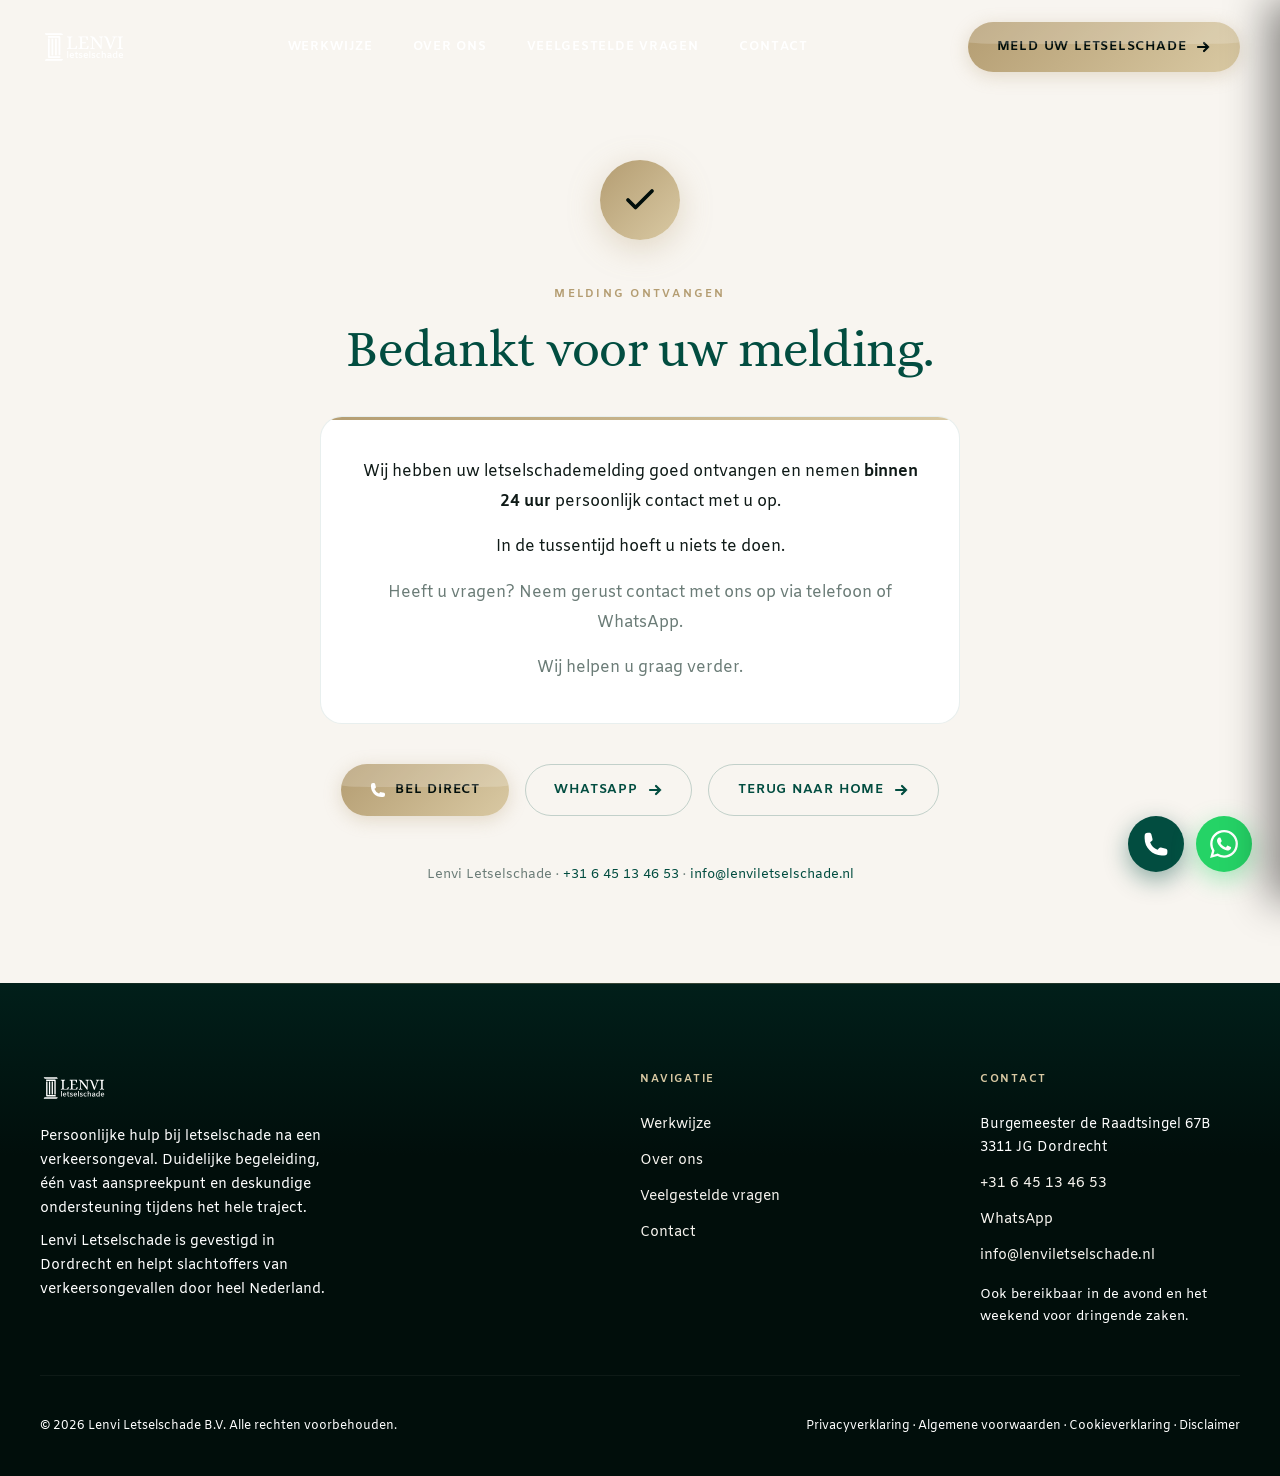
<file: bedankt.html>
﻿<!DOCTYPE html>
<html lang="nl">
<head>
  <meta charset="UTF-8" /><meta name="viewport" content="width=device-width, initial-scale=1.0" />
  <title>Bedankt voor uw melding — Lenvi Letselschade</title>
  <meta name="description" content="Uw letselschademelding is ontvangen. Wij nemen binnen 24 uur contact met u op." />
  <meta name="theme-color" content="#024d40" />
  <link rel="icon" type="image/svg+xml" href="assets/icons/favicon.svg" />
  <link rel="stylesheet" href="css/variables.css?v=6" />
  <link rel="stylesheet" href="css/base.css?v=6" />
  <link rel="stylesheet" href="css/components.css?v=6" />
  <link rel="stylesheet" href="css/layout.css?v=6" />
</head>
<body>
<div id="scrollBar"></div>
<div class="mobile-nav-backdrop" id="navBackdrop"></div>
<nav class="mobile-nav" id="mobileNav" aria-hidden="true">
  <div class="mobile-nav-header">
    <a href="index.html"><img src="assets/icons/logo-wit.svg" alt="Lenvi" class="mobile-nav-logo" /></a>
    <button class="mobile-nav-close" id="navClose" aria-label="Sluiten"><svg viewBox="0 0 24 24" fill="none" stroke="currentColor" stroke-width="2" stroke-linecap="round"><path d="M18 6L6 18M6 6l12 12"/></svg></button>
  </div>
  <div class="mobile-nav-links">
    <a href="werkwijze.html">Werkwijze</a>
    <a href="over.html">Over ons</a>
    <a href="faq.html">FAQ</a>
    <a href="contact.html">Contact</a>
  </div>
  <div class="mobile-nav-footer">
    <a href="contact.html" class="btn btn-gold mobile-nav-cta">Meld uw letselschade <svg viewBox="0 0 16 16" fill="none" stroke="currentColor" stroke-width="2" stroke-linecap="round"><path d="M3 8h10M9 4l4 4-4 4"/></svg></a>
    <a href="tel:0645134653" class="mobile-nav-tel"><svg viewBox="0 0 16 16" fill="currentColor"><path d="M13.6 10.5l-2-2a1 1 0 00-1.4 0l-.8.8a8.3 8.3 0 01-2.7-2.7l.8-.8a1 1 0 000-1.4l-2-2a1 1 0 00-1.4 0L2.6 3.8C1.9 4.5 1.7 5.5 2 6.5c1.1 3.6 6 8.5 9.6 9.6 1 .3 2 .1 2.7-.6l1.4-1.5a1 1 0 000-1.5z"/></svg>06 45 13 46 53</a>
  </div>
</nav>
<header class="site-header" id="siteHeader">
  <div class="container"><div class="nav-inner">
    <a href="index.html" class="nav-logo"><img src="assets/icons/logo-wit.svg" alt="Lenvi Letselschade" /></a>
    <nav class="nav-links"><a href="werkwijze.html">Werkwijze</a><a href="over.html">Over ons</a><a href="faq.html">Veelgestelde vragen</a><a href="contact.html">Contact</a></nav>
    <a href="contact.html" class="btn btn-gold nav-cta">Meld uw letselschade <svg viewBox="0 0 16 16" fill="none" stroke="currentColor" stroke-width="2.2" stroke-linecap="round"><path d="M3 8h10M9 4l4 4-4 4"/></svg></a>
    <button class="hamburger" id="hamburger" aria-label="Menu" aria-expanded="false"><span></span><span></span><span></span></button>
  </div></div>
</header>

<section style="min-height:100svh; display:flex; align-items:center; background:var(--cream); padding:10rem 0 6rem;">
  <div class="container">
    <div style="max-width:640px; margin:0 auto; text-align:center;">

      <!-- Vinkje -->
      <div style="width:80px; height:80px; background:var(--grad-gold); border-radius:50%; display:flex; align-items:center; justify-content:center; margin:0 auto 2.5rem; box-shadow:0 8px 32px rgba(180,157,114,0.35);">
        <svg viewBox="0 0 24 24" fill="none" stroke="#010E0B" stroke-width="2.5" stroke-linecap="round" stroke-linejoin="round" style="width:36px;height:36px;"><path d="M20 6L9 17l-5-5"/></svg>
      </div>

      <span class="label label-center" style="color:var(--gold);">Melding ontvangen</span>

      <h1 style="margin-top:1rem; font-size:clamp(2rem,5vw,3.2rem);">Bedankt voor uw melding.</h1>

      <div style="margin-top:2.5rem; background:var(--white); border:1px solid var(--line); border-radius:var(--radius-xl); padding:2.5rem 2rem; text-align:center; position:relative; overflow:hidden;">
        <div style="position:absolute; top:0; left:0; right:0; height:3px; background:var(--grad-gold);"></div>

        <p style="font-size:1rem; color:var(--ink); line-height:1.85; margin-bottom:1rem;">
          Wij hebben uw letselschademelding goed ontvangen en nemen <strong>binnen 24 uur</strong> persoonlijk contact met u op.
        </p>
        <p style="font-size:1rem; color:var(--ink); line-height:1.85; margin-bottom:1rem;">
          In de tussentijd hoeft u niets te doen.
        </p>
        <p style="font-size:1rem; color:var(--muted); line-height:1.85; margin-bottom:1rem;">
          Heeft u vragen? Neem gerust contact met ons op via telefoon of WhatsApp.
        </p>
        <p style="font-size:1rem; color:var(--muted); line-height:1.85;">
          Wij helpen u graag verder.
        </p>
      </div>

      <div style="display:flex; flex-wrap:wrap; justify-content:center; gap:1rem; margin-top:2.5rem;">
        <a href="tel:0645134653" class="btn btn-gold">
          <svg viewBox="0 0 24 24" fill="white" style="width:16px;height:16px;"><path fill-rule="evenodd" d="M1.5 4.5a3 3 0 013-3h1.372c.86 0 1.61.586 1.819 1.42l1.105 4.423a1.875 1.875 0 01-.694 1.955l-1.293.97c-.135.101-.164.249-.126.352a11.285 11.285 0 006.697 6.697c.103.038.25.009.352-.126l.97-1.293a1.875 1.875 0 011.955-.694l4.423 1.105c.834.209 1.42.959 1.42 1.82V19.5a3 3 0 01-3 3h-2.25C8.552 22.5 1.5 15.448 1.5 6.75V4.5z" clip-rule="evenodd"/></svg>
          Bel direct
        </a>
        <a href="https://wa.me/31645134653" class="btn btn-outline-green">
          WhatsApp
          <svg viewBox="0 0 16 16" fill="none" stroke="currentColor" stroke-width="2.2" stroke-linecap="round"><path d="M3 8h10M9 4l4 4-4 4"/></svg>
        </a>
        <a href="index.html" class="btn btn-outline-green">
          Terug naar home
          <svg viewBox="0 0 16 16" fill="none" stroke="currentColor" stroke-width="2.2" stroke-linecap="round"><path d="M3 8h10M9 4l4 4-4 4"/></svg>
        </a>
      </div>

      <p style="margin-top:3rem; font-size:0.82rem; color:var(--muted);">
        Lenvi Letselschade · <a href="tel:0645134653" style="color:var(--green);">+31 6 45 13 46 53</a> · <a href="mailto:info@lenviletselschade.nl" style="color:var(--green);">info@lenviletselschade.nl</a>
      </p>
    </div>
  </div>
</section>

<footer><div class="container"><div class="footer-grid"><div><a href="index.html"><img src="assets/icons/logo-wit.svg" alt="Lenvi" class="footer-logo" /></a><p class="footer-tagline">Persoonlijke hulp bij letselschade na een verkeersongeval. Duidelijke begeleiding, één vast aanspreekpunt en deskundige ondersteuning tijdens het hele traject.</p><p class="footer-tagline" style="margin-top:0.6rem; color:rgba(248,245,240,0.38);">Lenvi Letselschade is gevestigd in Dordrecht en helpt slachtoffers van verkeersongevallen door heel Nederland.</p></div><div class="footer-col"><h5>Navigatie</h5><ul><li><a href="werkwijze.html">Werkwijze</a></li><li><a href="over.html">Over ons</a></li><li><a href="faq.html">Veelgestelde vragen</a></li><li><a href="contact.html">Contact</a></li></ul></div><div class="footer-col"><h5>Contact</h5><ul><li style="color:rgba(248,245,240,0.55); font-size:0.85rem; line-height:1.7;">Burgemeester de Raadtsingel 67B<br>3311 JG Dordrecht</li><li><a href="tel:0645134653">+31 6 45 13 46 53</a></li><li><a href="https://wa.me/31645134653">WhatsApp</a></li><li><a href="mailto:info@lenviletselschade.nl">info@lenviletselschade.nl</a></li><li style="color:rgba(248,245,240,0.38); font-size:0.82rem; margin-top:0.25rem;">Ook bereikbaar in de avond en het weekend voor dringende zaken.</li></ul></div></div><div class="footer-bottom"><span>© 2026 Lenvi Letselschade B.V. Alle rechten voorbehouden.</span><span><a href="privacy.html">Privacyverklaring</a> · <a href="voorwaarden.html">Algemene voorwaarden</a> · <a href="cookies.html">Cookieverklaring</a> · <a href="disclaimer.html">Disclaimer</a></span></div></div></footer>

<a href="tel:0645134653" class="tel-float" aria-label="Bel ons"><svg viewBox="0 0 24 24" fill="white"><path fill-rule="evenodd" d="M1.5 4.5a3 3 0 013-3h1.372c.86 0 1.61.586 1.819 1.42l1.105 4.423a1.875 1.875 0 01-.694 1.955l-1.293.97c-.135.101-.164.249-.126.352a11.285 11.285 0 006.697 6.697c.103.038.25.009.352-.126l.97-1.293a1.875 1.875 0 011.955-.694l4.423 1.105c.834.209 1.42.959 1.42 1.82V19.5a3 3 0 01-3 3h-2.25C8.552 22.5 1.5 15.448 1.5 6.75V4.5z" clip-rule="evenodd"/></svg></a>
<a href="https://wa.me/31645134653" class="wa-float" aria-label="WhatsApp"><svg viewBox="0 0 24 24"><path d="M17.472 14.382c-.297-.149-1.758-.867-2.03-.967-.273-.099-.471-.148-.67.15-.197.297-.767.966-.94 1.164-.173.199-.347.223-.644.075-.297-.15-1.255-.463-2.39-1.475-.883-.788-1.48-1.761-1.653-2.059-.173-.297-.018-.458.13-.606.134-.133.298-.347.446-.52.149-.174.198-.298.298-.497.099-.198.05-.371-.025-.52-.075-.149-.669-1.612-.916-2.207-.242-.579-.487-.5-.669-.51-.173-.008-.371-.01-.57-.01-.198 0-.52.074-.792.372-.272.297-1.04 1.016-1.04 2.479 0 1.462 1.065 2.875 1.213 3.074.149.198 2.096 3.2 5.077 4.487.709.306 1.262.489 1.694.625.712.227 1.36.195 1.871.118.571-.085 1.758-.719 2.006-1.413.248-.694.248-1.289.173-1.413-.074-.124-.272-.198-.57-.347m-5.421 7.403h-.004a9.87 9.87 0 01-5.031-1.378l-.361-.214-3.741.982.998-3.648-.235-.374a9.86 9.86 0 01-1.51-5.26c.001-5.45 4.436-9.884 9.888-9.884 2.64 0 5.122 1.03 6.988 2.898a9.825 9.825 0 012.893 6.994c-.003 5.45-4.437 9.884-9.885 9.884m8.413-18.297A11.815 11.815 0 0012.05 0C5.495 0 .16 5.335.157 11.892c0 2.096.547 4.142 1.588 5.945L.057 24l6.305-1.654a11.882 11.882 0 005.683 1.448h.005c6.554 0 11.89-5.335 11.893-11.893a11.821 11.821 0 00-3.48-8.413Z"/></svg></a>
<script src="js/main.js?v=6"></script>
</body></html>
</file>
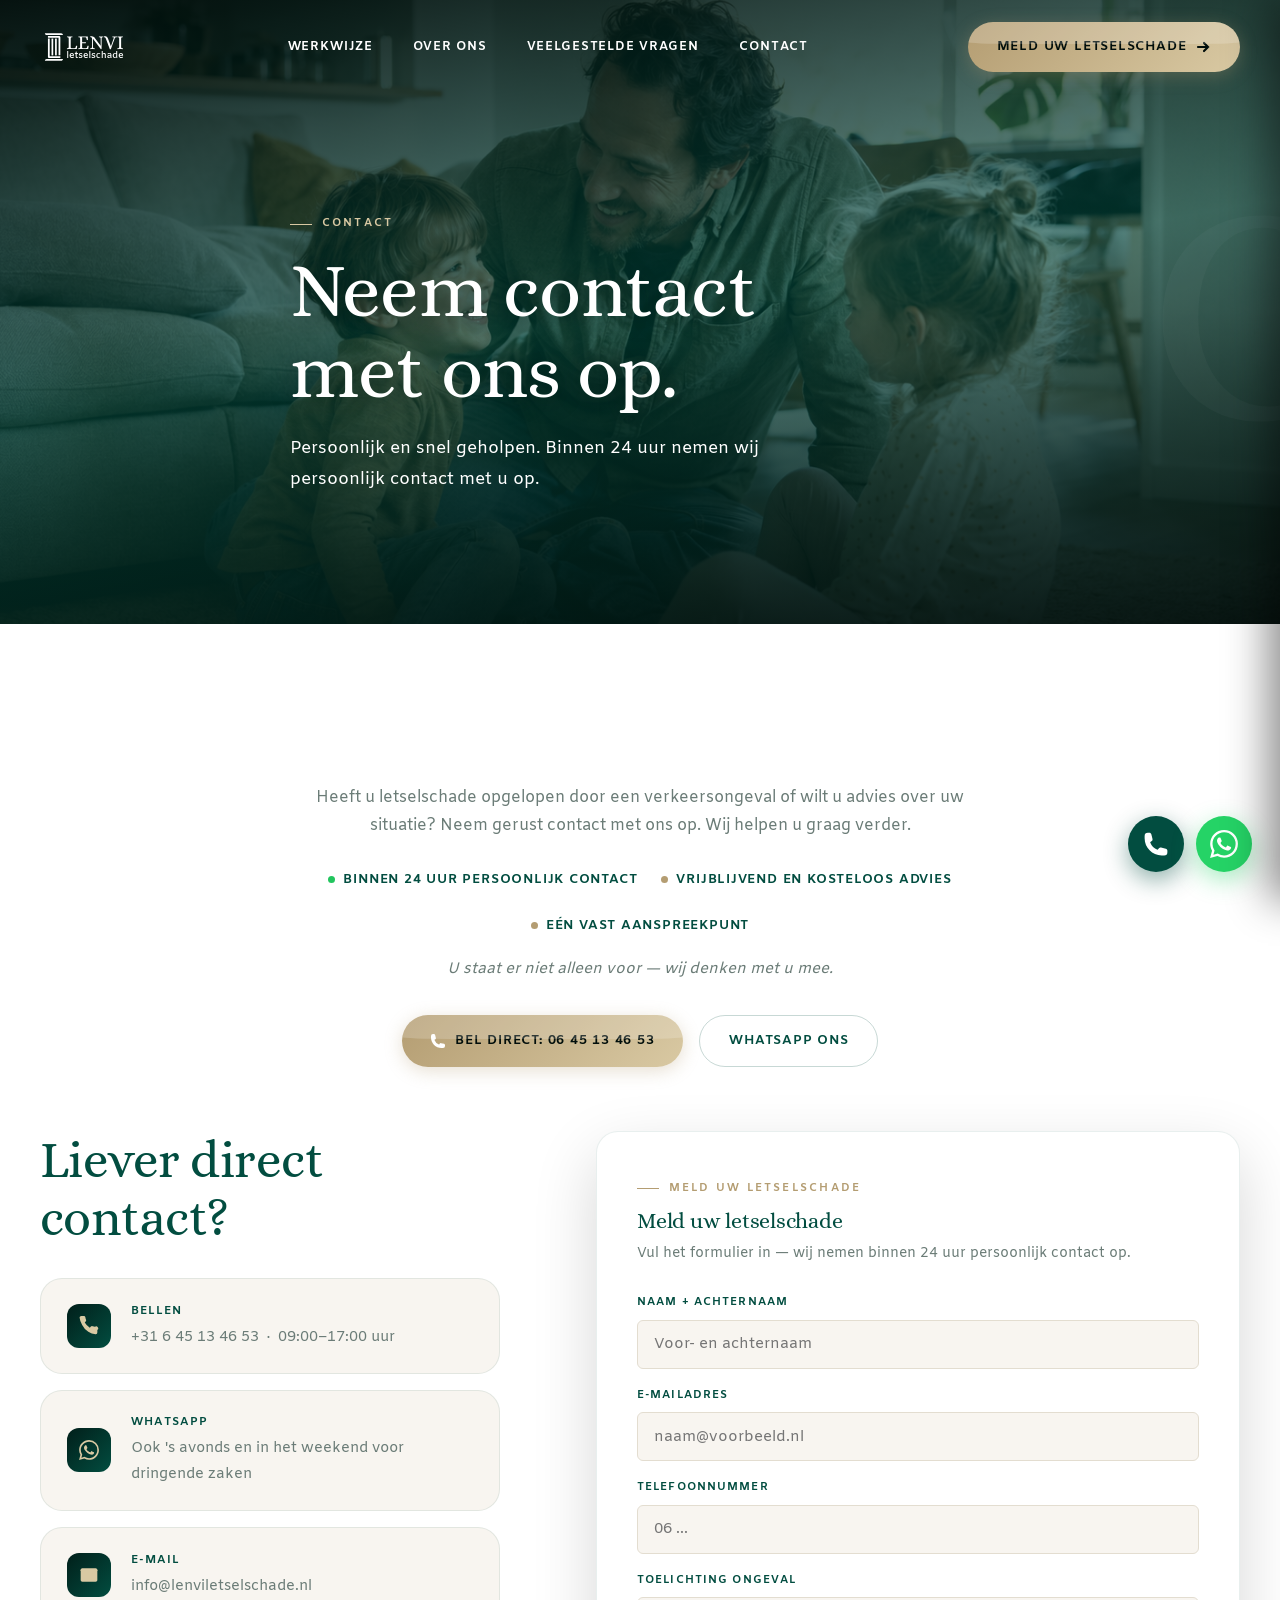
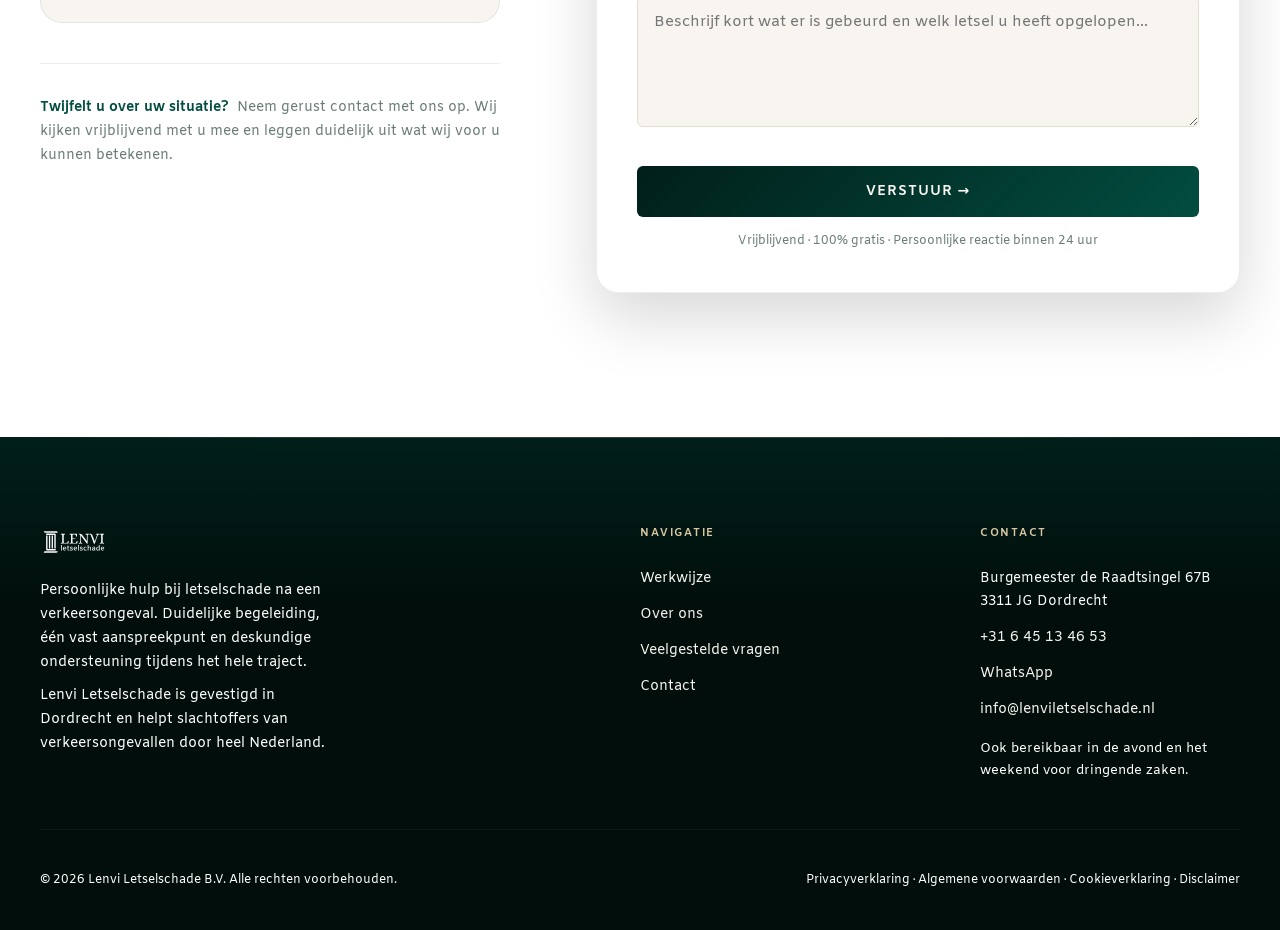
<file: contact.html>
﻿<!DOCTYPE html>
<html lang="nl">
<head>
  <meta charset="UTF-8" /><meta name="viewport" content="width=device-width, initial-scale=1.0" />
  <title>Contact — Lenvi Letselschade</title>
  <meta name="description" content="Neem contact op met Lenvi Letselschade. Bel, WhatsApp of vul het formulier in — binnen 24 uur persoonlijk contact." />
  <meta name="theme-color" content="#024d40" />
  <link rel="icon" type="image/svg+xml" href="assets/icons/favicon.svg" />
  <link rel="stylesheet" href="css/variables.css?v=6" />
  <link rel="stylesheet" href="css/base.css?v=6" />
  <link rel="stylesheet" href="css/components.css?v=6" />
  <link rel="stylesheet" href="css/layout.css?v=6" />
</head>
<body>
<div id="scrollBar"></div>
<div class="mobile-nav-backdrop" id="navBackdrop"></div>
<nav class="mobile-nav" id="mobileNav" aria-hidden="true">
  <div class="mobile-nav-header">
    <a href="index.html"><img src="assets/icons/logo-wit.svg" alt="Lenvi" class="mobile-nav-logo" /></a>
    <button class="mobile-nav-close" id="navClose" aria-label="Sluiten"><svg viewBox="0 0 24 24" fill="none" stroke="currentColor" stroke-width="2" stroke-linecap="round"><path d="M18 6L6 18M6 6l12 12"/></svg></button>
  </div>
  <div class="mobile-nav-links">
    <a href="werkwijze.html">Werkwijze</a>
    <a href="over.html">Over ons</a>
    <a href="faq.html">FAQ</a>
    <a href="contact.html" class="active">Contact</a>
  </div>
  <div class="mobile-nav-footer">
    <a href="contact.html" class="btn btn-gold mobile-nav-cta">Meld uw letselschade <svg viewBox="0 0 16 16" fill="none" stroke="currentColor" stroke-width="2" stroke-linecap="round"><path d="M3 8h10M9 4l4 4-4 4"/></svg></a>
    <a href="tel:0645134653" class="mobile-nav-tel"><svg viewBox="0 0 16 16" fill="currentColor"><path d="M13.6 10.5l-2-2a1 1 0 00-1.4 0l-.8.8a8.3 8.3 0 01-2.7-2.7l.8-.8a1 1 0 000-1.4l-2-2a1 1 0 00-1.4 0L2.6 3.8C1.9 4.5 1.7 5.5 2 6.5c1.1 3.6 6 8.5 9.6 9.6 1 .3 2 .1 2.7-.6l1.4-1.5a1 1 0 000-1.5z"/></svg>06 45 13 46 53</a>
  </div>
</nav>
<header class="site-header" id="siteHeader">
  <div class="container"><div class="nav-inner">
    <a href="index.html" class="nav-logo"><img src="assets/icons/logo-wit.svg" alt="Lenvi Letselschade" /></a>
    <nav class="nav-links"><a href="werkwijze.html">Werkwijze</a><a href="over.html">Over ons</a><a href="faq.html">Veelgestelde vragen</a><a href="contact.html" class="active">Contact</a></nav>
    <a href="contact.html" class="btn btn-gold nav-cta">Meld uw letselschade <svg viewBox="0 0 16 16" fill="none" stroke="currentColor" stroke-width="2.2" stroke-linecap="round"><path d="M3 8h10M9 4l4 4-4 4"/></svg></a>
    <button class="hamburger" id="hamburger" aria-label="Menu" aria-expanded="false"><span></span><span></span><span></span></button>
  </div></div>
</header>

<section class="page-hero">
  <div class="page-hero-bg" style="background-image:url('assets/images/foto4.png');"></div>
  <div class="page-hero-overlay"></div>
  <div class="page-hero-deco">C</div>
  <div class="container page-hero-content">
    <span class="label reveal" style="color:var(--gold-light);">Contact</span>
    <h1 class="reveal d1">Neem contact<br>met ons op.</h1>
    <p class="reveal d2">Persoonlijk en snel geholpen. Binnen 24 uur nemen wij persoonlijk contact met u op.</p>
  </div>
</section>

<section class="contact-page-body">
  <div class="container">

    <!-- Intro -->
    <div style="max-width:700px; margin:0 auto 4rem; text-align:center; padding-top:1rem;" class="reveal">
      <p style="font-size:1rem; line-height:1.80; color:var(--muted);">
        Heeft u letselschade opgelopen door een verkeersongeval of wilt u advies over uw situatie? Neem gerust contact met ons op. Wij helpen u graag verder.
      </p>
      <div style="display:flex; flex-wrap:wrap; justify-content:center; gap:1.5rem; margin-top:1.75rem;">
        <div style="display:flex; align-items:center; gap:0.5rem; font-size:0.82rem; font-weight:700; color:var(--green); text-transform:uppercase; letter-spacing:0.06em;">
          <span style="width:7px;height:7px;background:#22C55E;border-radius:50%;"></span> Binnen 24 uur persoonlijk contact
        </div>
        <div style="display:flex; align-items:center; gap:0.5rem; font-size:0.82rem; font-weight:700; color:var(--green); text-transform:uppercase; letter-spacing:0.06em;">
          <span style="width:7px;height:7px;background:var(--gold);border-radius:50%;"></span> Vrijblijvend en kosteloos advies
        </div>
        <div style="display:flex; align-items:center; gap:0.5rem; font-size:0.82rem; font-weight:700; color:var(--green); text-transform:uppercase; letter-spacing:0.06em;">
          <span style="width:7px;height:7px;background:var(--gold);border-radius:50%;"></span> Eén vast aanspreekpunt
        </div>
      </div>
      <p style="font-size:0.95rem; color:var(--muted); margin-top:1.25rem; font-style:italic;">U staat er niet alleen voor — wij denken met u mee.</p>
      <div style="display:flex; flex-wrap:wrap; justify-content:center; gap:1rem; margin-top:2rem;">
        <a href="tel:0645134653" class="btn btn-gold">
          <svg viewBox="0 0 24 24" fill="white" style="width:16px;height:16px;flex-shrink:0;"><path fill-rule="evenodd" d="M1.5 4.5a3 3 0 013-3h1.372c.86 0 1.61.586 1.819 1.42l1.105 4.423a1.875 1.875 0 01-.694 1.955l-1.293.97c-.135.101-.164.249-.126.352a11.285 11.285 0 006.697 6.697c.103.038.25.009.352-.126l.97-1.293a1.875 1.875 0 011.955-.694l4.423 1.105c.834.209 1.42.959 1.42 1.82V19.5a3 3 0 01-3 3h-2.25C8.552 22.5 1.5 15.448 1.5 6.75V4.5z" clip-rule="evenodd"/></svg>
          Bel direct: 06 45 13 46 53
        </a>
        <a href="https://wa.me/31645134653" class="btn btn-outline-green">WhatsApp ons</a>
      </div>
    </div>

    <div class="contact-layout">

      <!-- Links: directe contactmogelijkheden -->
      <div class="reveal">
        <h2 style="margin-top:0;margin-bottom:2rem;">Liever direct<br>contact?</h2>

        <div class="contact-channels">
          <a href="tel:0645134653" class="contact-channel">
            <div class="contact-channel-icon">
              <svg viewBox="0 0 24 24"><path d="M22 16.92v3a2 2 0 01-2.18 2 19.79 19.79 0 01-8.63-3.07A19.5 19.5 0 013.8 10.8 19.79 19.79 0 01.73 2.2 2 2 0 012.72 0h3a2 2 0 012 1.72c.127.96.361 1.903.7 2.81a2 2 0 01-.45 2.11L6.91 7.91a16 16 0 006.06 6.06l1.27-1.27a2 2 0 012.11-.45c.907.339 1.85.573 2.81.7A2 2 0 0122 16.92z"/></svg>
            </div>
            <div>
              <strong>Bellen</strong>
              <span>+31 6 45 13 46 53 &nbsp;·&nbsp; 09:00–17:00 uur</span>
            </div>
          </a>
          <a href="https://wa.me/31645134653" class="contact-channel">
            <div class="contact-channel-icon">
              <svg viewBox="0 0 24 24"><path d="M17.472 14.382c-.297-.149-1.758-.867-2.03-.967-.273-.099-.471-.148-.67.15-.197.297-.767.966-.94 1.164-.173.199-.347.223-.644.075-.297-.15-1.255-.463-2.39-1.475-.883-.788-1.48-1.761-1.653-2.059-.173-.297-.018-.458.13-.606.134-.133.298-.347.446-.52.149-.174.198-.298.298-.497.099-.198.05-.371-.025-.52-.075-.149-.669-1.612-.916-2.207-.242-.579-.487-.5-.669-.51-.173-.008-.371-.01-.57-.01-.198 0-.52.074-.792.372-.272.297-1.04 1.016-1.04 2.479 0 1.462 1.065 2.875 1.213 3.074.149.198 2.096 3.2 5.077 4.487.709.306 1.262.489 1.694.625.712.227 1.36.195 1.871.118.571-.085 1.758-.719 2.006-1.413.248-.694.248-1.289.173-1.413-.074-.124-.272-.198-.57-.347m-5.421 7.403h-.004a9.87 9.87 0 01-5.031-1.378l-.361-.214-3.741.982.998-3.648-.235-.374a9.86 9.86 0 01-1.51-5.26c.001-5.45 4.436-9.884 9.888-9.884 2.64 0 5.122 1.03 6.988 2.898a9.825 9.825 0 012.893 6.994c-.003 5.45-4.437 9.884-9.885 9.884m8.413-18.297A11.815 11.815 0 0012.05 0C5.495 0 .16 5.335.157 11.892c0 2.096.547 4.142 1.588 5.945L.057 24l6.305-1.654a11.882 11.882 0 005.683 1.448h.005c6.554 0 11.89-5.335 11.893-11.893a11.821 11.821 0 00-3.48-8.413Z"/></svg>
            </div>
            <div>
              <strong>WhatsApp</strong>
              <span>Ook 's avonds en in het weekend voor dringende zaken</span>
            </div>
          </a>
          <a href="mailto:info@lenviletselschade.nl" class="contact-channel">
            <div class="contact-channel-icon">
              <svg viewBox="0 0 24 24"><path d="M4 4h16c1.1 0 2 .9 2 2v12c0 1.1-.9 2-2 2H4c-1.1 0-2-.9-2-2V6c0-1.1.9-2 2-2z"/><polyline points="22,6 12,13 2,6" fill="none" stroke-width="1.5"/></svg>
            </div>
            <div>
              <strong>E-mail</strong>
              <span>info@lenviletselschade.nl</span>
            </div>
          </a>
        </div>

        <div style="margin-top:2.5rem;padding-top:2rem;border-top:1px solid var(--line);">
          <p style="font-size:0.87rem;line-height:1.72;">
            <strong style="color:var(--green);font-weight:700;">Twijfelt u over uw situatie?</strong>&nbsp;
            Neem gerust contact met ons op. Wij kijken vrijblijvend met u mee en leggen duidelijk uit wat wij voor u kunnen betekenen.
          </p>
        </div>
      </div>

      <!-- Rechts: formulier -->
      <div class="reveal d1">
        <form name="aanmelding" method="POST" netlify data-netlify="true" netlify-honeypot="bot-field" action="/bedankt.html" class="form-wrap">
          <input type="hidden" name="bot-field" />
          <input type="hidden" name="form-name" value="aanmelding" />
          <div style="margin-bottom:1.75rem;">
            <span class="label">Meld uw letselschade</span>
            <h3 style="margin-top:0.6rem;color:var(--green);">Meld uw letselschade</h3>
            <p style="font-size:0.88rem;margin-top:0.5rem;">Vul het formulier in — wij nemen binnen 24 uur persoonlijk contact op.</p>
          </div>
          <div class="form-group"><label for="name">Naam + achternaam</label><input id="name" name="name" type="text" placeholder="Voor- en achternaam" required /></div>
          <div class="form-group"><label for="email">E-mailadres</label><input id="email" name="email" type="email" placeholder="naam@voorbeeld.nl" required /></div>
          <div class="form-group"><label for="phone">Telefoonnummer</label><input id="phone" name="phone" type="tel" placeholder="06 ..." required /></div>
          <div class="form-group"><label for="message">Toelichting ongeval</label><textarea id="message" name="message" placeholder="Beschrijf kort wat er is gebeurd en welk letsel u heeft opgelopen..." style="min-height:130px;"></textarea></div>
          <button type="submit" class="form-submit">Verstuur →</button>
          <p class="form-note">Vrijblijvend · 100% gratis · Persoonlijke reactie binnen 24 uur</p>
        </form>
      </div>

    </div>
  </div>
</section>

<footer><div class="container"><div class="footer-grid"><div><a href="index.html"><img src="assets/icons/logo-wit.svg" alt="Lenvi" class="footer-logo" /></a><p class="footer-tagline">Persoonlijke hulp bij letselschade na een verkeersongeval. Duidelijke begeleiding, één vast aanspreekpunt en deskundige ondersteuning tijdens het hele traject.</p><p class="footer-tagline" style="margin-top:0.6rem; color:rgba(248,245,240,0.38);">Lenvi Letselschade is gevestigd in Dordrecht en helpt slachtoffers van verkeersongevallen door heel Nederland.</p></div><div class="footer-col"><h5>Navigatie</h5><ul><li><a href="werkwijze.html">Werkwijze</a></li><li><a href="over.html">Over ons</a></li><li><a href="faq.html">Veelgestelde vragen</a></li><li><a href="contact.html">Contact</a></li></ul></div><div class="footer-col"><h5>Contact</h5><ul><li style="color:rgba(248,245,240,0.55); font-size:0.85rem; line-height:1.7;">Burgemeester de Raadtsingel 67B<br>3311 JG Dordrecht</li><li><a href="tel:0645134653">+31 6 45 13 46 53</a></li><li><a href="https://wa.me/31645134653">WhatsApp</a></li><li><a href="mailto:info@lenviletselschade.nl">info@lenviletselschade.nl</a></li><li style="color:rgba(248,245,240,0.38); font-size:0.82rem; margin-top:0.25rem;">Ook bereikbaar in de avond en het weekend voor dringende zaken.</li></ul></div></div><div class="footer-bottom"><span>© 2026 Lenvi Letselschade B.V. Alle rechten voorbehouden.</span><span><a href="privacy.html">Privacyverklaring</a> · <a href="voorwaarden.html">Algemene voorwaarden</a> · <a href="cookies.html">Cookieverklaring</a> · <a href="disclaimer.html">Disclaimer</a></span></div></div></footer>
<a href="tel:0645134653" class="tel-float" aria-label="Bel ons"><svg viewBox="0 0 24 24" fill="white"><path fill-rule="evenodd" d="M1.5 4.5a3 3 0 013-3h1.372c.86 0 1.61.586 1.819 1.42l1.105 4.423a1.875 1.875 0 01-.694 1.955l-1.293.97c-.135.101-.164.249-.126.352a11.285 11.285 0 006.697 6.697c.103.038.25.009.352-.126l.97-1.293a1.875 1.875 0 011.955-.694l4.423 1.105c.834.209 1.42.959 1.42 1.82V19.5a3 3 0 01-3 3h-2.25C8.552 22.5 1.5 15.448 1.5 6.75V4.5z" clip-rule="evenodd"/></svg></a>
<a href="https://wa.me/31645134653" class="wa-float" aria-label="WhatsApp"><svg viewBox="0 0 24 24"><path d="M17.472 14.382c-.297-.149-1.758-.867-2.03-.967-.273-.099-.471-.148-.67.15-.197.297-.767.966-.94 1.164-.173.199-.347.223-.644.075-.297-.15-1.255-.463-2.39-1.475-.883-.788-1.48-1.761-1.653-2.059-.173-.297-.018-.458.13-.606.134-.133.298-.347.446-.52.149-.174.198-.298.298-.497.099-.198.05-.371-.025-.52-.075-.149-.669-1.612-.916-2.207-.242-.579-.487-.5-.669-.51-.173-.008-.371-.01-.57-.01-.198 0-.52.074-.792.372-.272.297-1.04 1.016-1.04 2.479 0 1.462 1.065 2.875 1.213 3.074.149.198 2.096 3.2 5.077 4.487.709.306 1.262.489 1.694.625.712.227 1.36.195 1.871.118.571-.085 1.758-.719 2.006-1.413.248-.694.248-1.289.173-1.413-.074-.124-.272-.198-.57-.347m-5.421 7.403h-.004a9.87 9.87 0 01-5.031-1.378l-.361-.214-3.741.982.998-3.648-.235-.374a9.86 9.86 0 01-1.51-5.26c.001-5.45 4.436-9.884 9.888-9.884 2.64 0 5.122 1.03 6.988 2.898a9.825 9.825 0 012.893 6.994c-.003 5.45-4.437 9.884-9.885 9.884m8.413-18.297A11.815 11.815 0 0012.05 0C5.495 0 .16 5.335.157 11.892c0 2.096.547 4.142 1.588 5.945L.057 24l6.305-1.654a11.882 11.882 0 005.683 1.448h.005c6.554 0 11.89-5.335 11.893-11.893a11.821 11.821 0 00-3.48-8.413Z"/></svg></a>
<script src="js/main.js?v=6"></script>
</body></html>
</file>
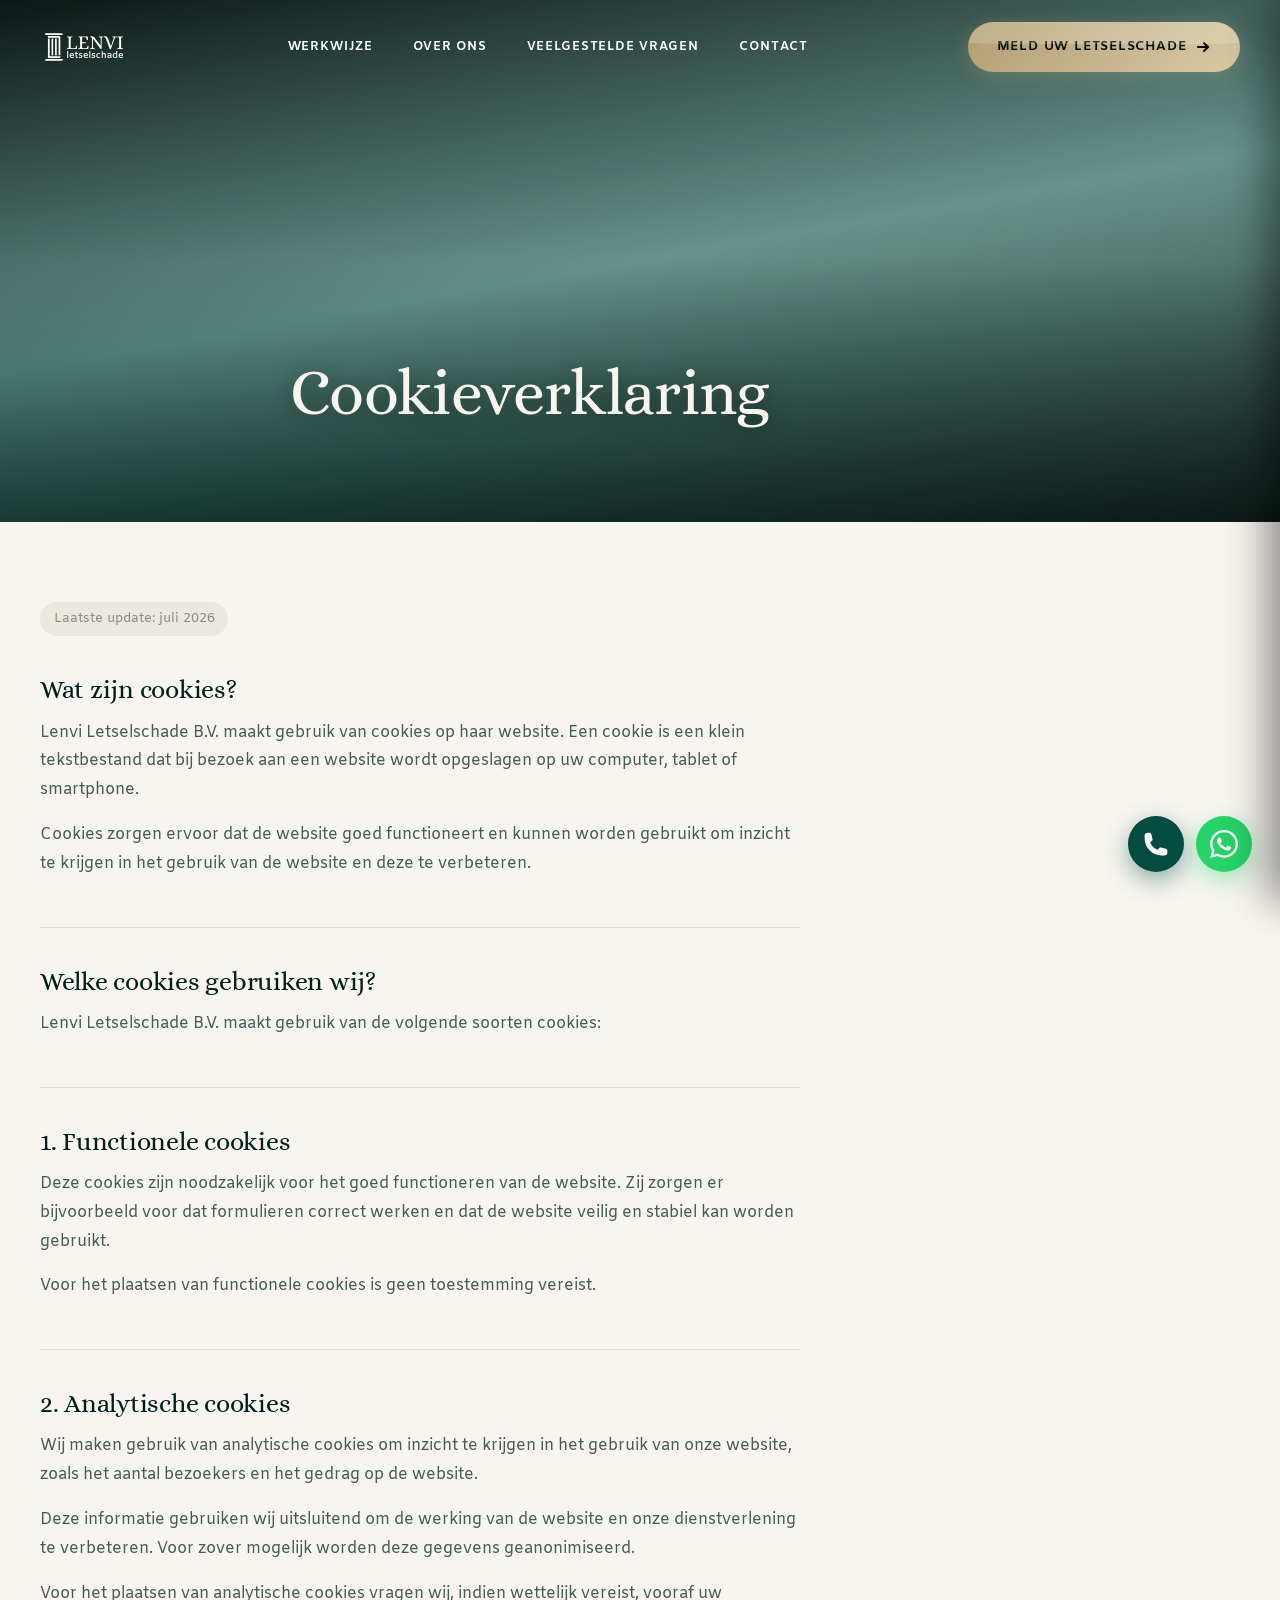
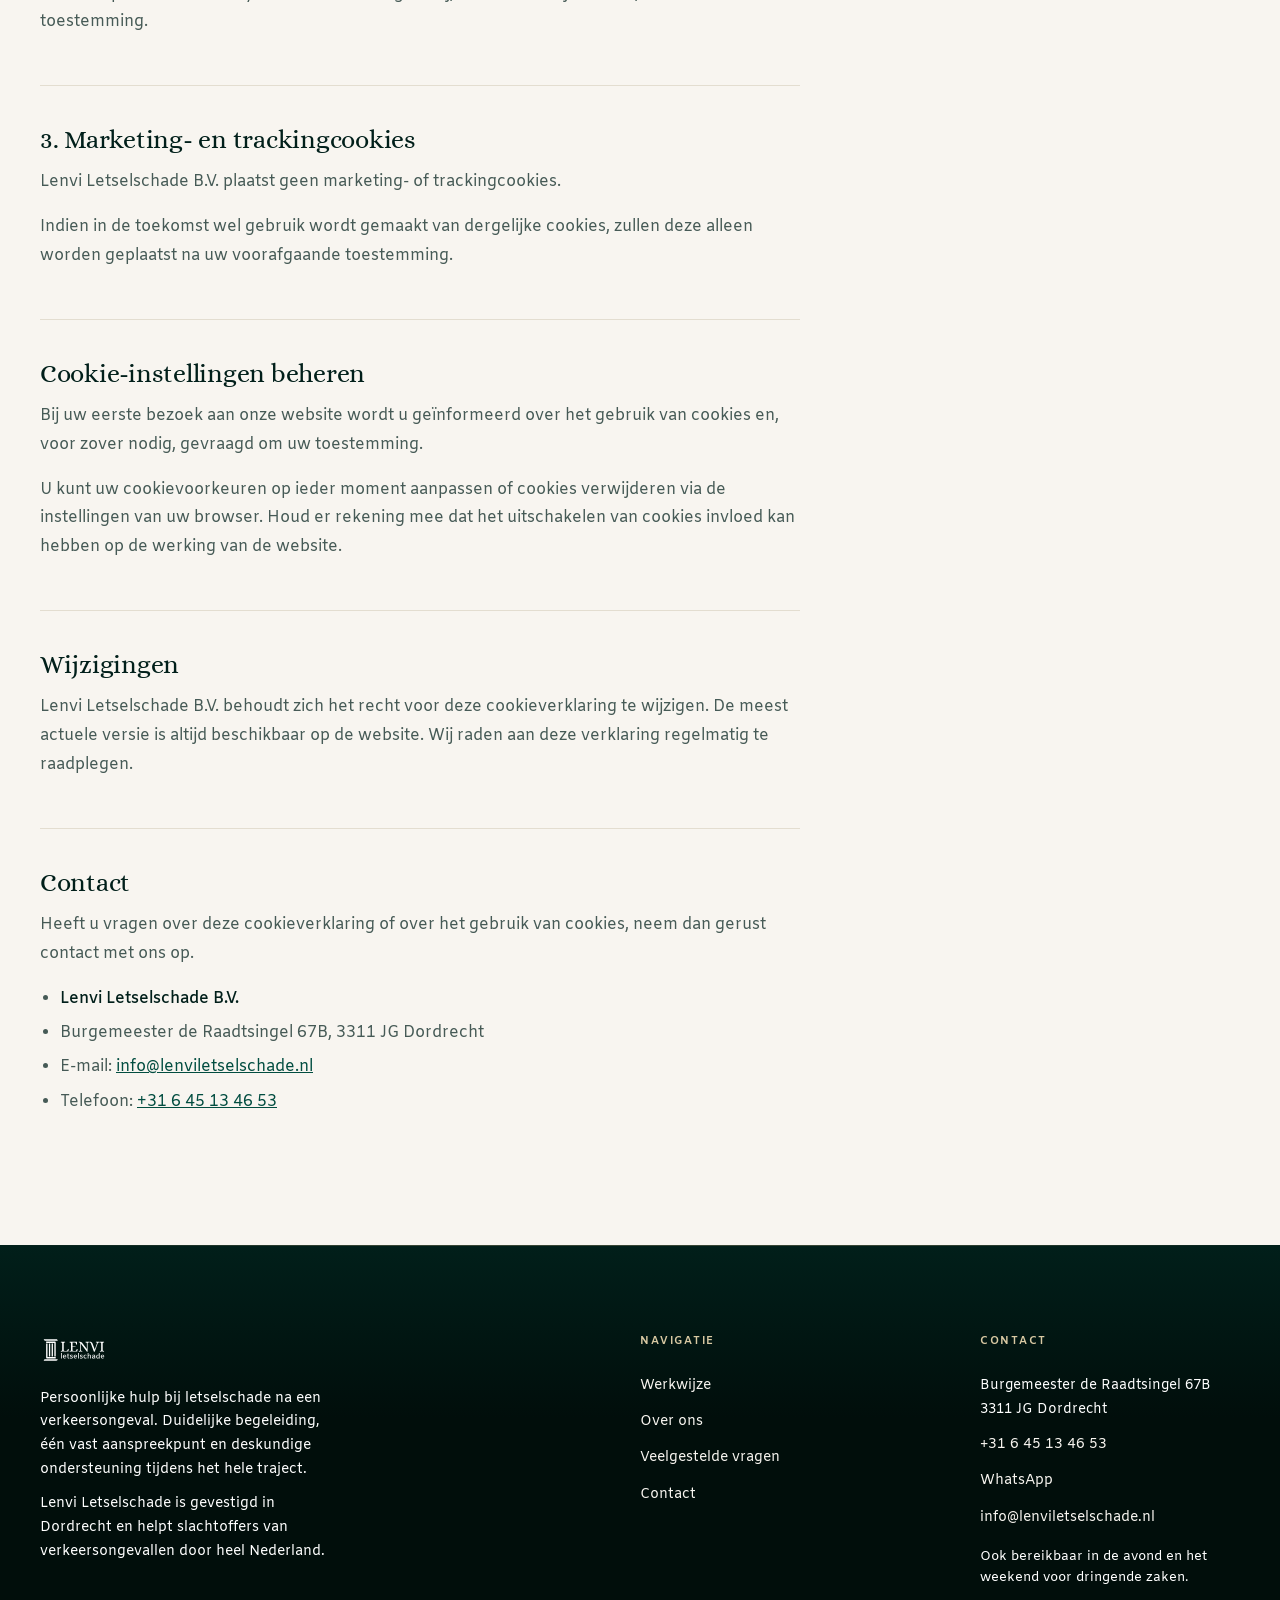
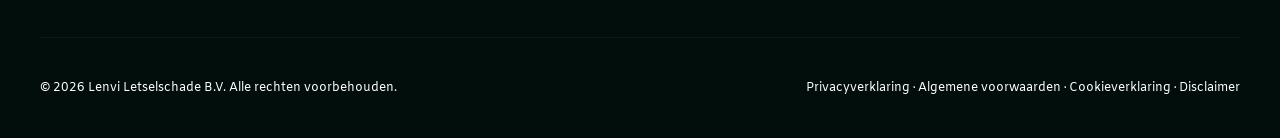
<file: cookies.html>
﻿<!DOCTYPE html>
<html lang="nl">
<head>
  <meta charset="UTF-8" /><meta name="viewport" content="width=device-width, initial-scale=1.0" />
  <title>Cookieverklaring — Lenvi Letselschade</title>
  <meta name="description" content="Cookieverklaring van Lenvi Letselschade B.V. — informatie over het gebruik van cookies op onze website." />
  <meta name="theme-color" content="#024d40" />
  <link rel="icon" type="image/svg+xml" href="assets/icons/favicon.svg" />
  <link rel="stylesheet" href="css/variables.css?v=6" />
  <link rel="stylesheet" href="css/base.css?v=6" />
  <link rel="stylesheet" href="css/components.css?v=6" />
  <link rel="stylesheet" href="css/layout.css?v=6" />
  <link rel="stylesheet" href="css/pages.css?v=6" />
</head>
<body>
<div id="scrollBar"></div>
<div class="mobile-nav-backdrop" id="navBackdrop"></div>
<nav class="mobile-nav" id="mobileNav" aria-hidden="true">
  <div class="mobile-nav-header">
    <a href="index.html"><img src="assets/icons/logo-wit.svg" alt="Lenvi" class="mobile-nav-logo" /></a>
    <button class="mobile-nav-close" id="navClose" aria-label="Sluiten"><svg viewBox="0 0 24 24" fill="none" stroke="currentColor" stroke-width="2" stroke-linecap="round"><path d="M18 6L6 18M6 6l12 12"/></svg></button>
  </div>
  <div class="mobile-nav-links">
    <a href="werkwijze.html">Werkwijze</a>
    <a href="over.html">Over ons</a>
    <a href="faq.html">FAQ</a>
    <a href="contact.html">Contact</a>
  </div>
  <div class="mobile-nav-footer">
    <a href="contact.html" class="btn btn-gold mobile-nav-cta">Meld uw letselschade <svg viewBox="0 0 16 16" fill="none" stroke="currentColor" stroke-width="2" stroke-linecap="round"><path d="M3 8h10M9 4l4 4-4 4"/></svg></a>
    <a href="tel:0645134653" class="mobile-nav-tel"><svg viewBox="0 0 16 16" fill="currentColor"><path d="M13.6 10.5l-2-2a1 1 0 00-1.4 0l-.8.8a8.3 8.3 0 01-2.7-2.7l.8-.8a1 1 0 000-1.4l-2-2a1 1 0 00-1.4 0L2.6 3.8C1.9 4.5 1.7 5.5 2 6.5c1.1 3.6 6 8.5 9.6 9.6 1 .3 2 .1 2.7-.6l1.4-1.5a1 1 0 000-1.5z"/></svg>06 45 13 46 53</a>
  </div>
</nav>
<header class="site-header" id="siteHeader">
  <div class="container"><div class="nav-inner">
    <a href="index.html" class="nav-logo"><img src="assets/icons/logo-wit.svg" alt="Lenvi Letselschade" /></a>
    <nav class="nav-links"><a href="werkwijze.html">Werkwijze</a><a href="over.html">Over ons</a><a href="faq.html">Veelgestelde vragen</a><a href="contact.html">Contact</a></nav>
    <a href="contact.html" class="btn btn-gold nav-cta">Meld uw letselschade <svg viewBox="0 0 16 16" fill="none" stroke="currentColor" stroke-width="2.2" stroke-linecap="round"><path d="M3 8h10M9 4l4 4-4 4"/></svg></a>
    <button class="hamburger" id="hamburger" aria-label="Menu" aria-expanded="false"><span></span><span></span><span></span></button>
  </div></div>
</header>

<section class="page-hero">
  <div class="page-hero-overlay"></div>
  <div class="page-hero-deco">C</div>
  <div class="container page-hero-content">
    <h1 class="reveal d1">Cookieverklaring</h1>
  </div>
</section>

<section class="legal-body">
  <div class="container">
    <div class="legal-wrap">

      <span class="legal-meta">Laatste update: juli 2026</span>

      <h2>Wat zijn cookies?</h2>
      <p>Lenvi Letselschade B.V. maakt gebruik van cookies op haar website. Een cookie is een klein tekstbestand dat bij bezoek aan een website wordt opgeslagen op uw computer, tablet of smartphone.</p>
      <p>Cookies zorgen ervoor dat de website goed functioneert en kunnen worden gebruikt om inzicht te krijgen in het gebruik van de website en deze te verbeteren.</p>

      <h2>Welke cookies gebruiken wij?</h2>
      <p>Lenvi Letselschade B.V. maakt gebruik van de volgende soorten cookies:</p>

      <h2>1. Functionele cookies</h2>
      <p>Deze cookies zijn noodzakelijk voor het goed functioneren van de website. Zij zorgen er bijvoorbeeld voor dat formulieren correct werken en dat de website veilig en stabiel kan worden gebruikt.</p>
      <p>Voor het plaatsen van functionele cookies is geen toestemming vereist.</p>

      <h2>2. Analytische cookies</h2>
      <p>Wij maken gebruik van analytische cookies om inzicht te krijgen in het gebruik van onze website, zoals het aantal bezoekers en het gedrag op de website.</p>
      <p>Deze informatie gebruiken wij uitsluitend om de werking van de website en onze dienstverlening te verbeteren. Voor zover mogelijk worden deze gegevens geanonimiseerd.</p>
      <p>Voor het plaatsen van analytische cookies vragen wij, indien wettelijk vereist, vooraf uw toestemming.</p>

      <h2>3. Marketing- en trackingcookies</h2>
      <p>Lenvi Letselschade B.V. plaatst geen marketing- of trackingcookies.</p>
      <p>Indien in de toekomst wel gebruik wordt gemaakt van dergelijke cookies, zullen deze alleen worden geplaatst na uw voorafgaande toestemming.</p>

      <h2>Cookie-instellingen beheren</h2>
      <p>Bij uw eerste bezoek aan onze website wordt u geïnformeerd over het gebruik van cookies en, voor zover nodig, gevraagd om uw toestemming.</p>
      <p>U kunt uw cookievoorkeuren op ieder moment aanpassen of cookies verwijderen via de instellingen van uw browser. Houd er rekening mee dat het uitschakelen van cookies invloed kan hebben op de werking van de website.</p>

      <h2>Wijzigingen</h2>
      <p>Lenvi Letselschade B.V. behoudt zich het recht voor deze cookieverklaring te wijzigen. De meest actuele versie is altijd beschikbaar op de website. Wij raden aan deze verklaring regelmatig te raadplegen.</p>

      <h2>Contact</h2>
      <p>Heeft u vragen over deze cookieverklaring of over het gebruik van cookies, neem dan gerust contact met ons op.</p>
      <ul>
        <li><strong>Lenvi Letselschade B.V.</strong></li>
        <li>Burgemeester de Raadtsingel 67B, 3311 JG Dordrecht</li>
        <li>E-mail: <a href="mailto:info@lenviletselschade.nl">info@lenviletselschade.nl</a></li>
        <li>Telefoon: <a href="tel:0645134653">+31 6 45 13 46 53</a></li>
      </ul>

    </div>
  </div>
</section>

<footer><div class="container"><div class="footer-grid"><div><a href="index.html"><img src="assets/icons/logo-wit.svg" alt="Lenvi" class="footer-logo" /></a><p class="footer-tagline">Persoonlijke hulp bij letselschade na een verkeersongeval. Duidelijke begeleiding, één vast aanspreekpunt en deskundige ondersteuning tijdens het hele traject.</p><p class="footer-tagline" style="margin-top:0.6rem; color:rgba(248,245,240,0.38);">Lenvi Letselschade is gevestigd in Dordrecht en helpt slachtoffers van verkeersongevallen door heel Nederland.</p></div><div class="footer-col"><h5>Navigatie</h5><ul><li><a href="werkwijze.html">Werkwijze</a></li><li><a href="over.html">Over ons</a></li><li><a href="faq.html">Veelgestelde vragen</a></li><li><a href="contact.html">Contact</a></li></ul></div><div class="footer-col"><h5>Contact</h5><ul><li style="color:rgba(248,245,240,0.55); font-size:0.85rem; line-height:1.7;">Burgemeester de Raadtsingel 67B<br>3311 JG Dordrecht</li><li><a href="tel:0645134653">+31 6 45 13 46 53</a></li><li><a href="https://wa.me/31645134653">WhatsApp</a></li><li><a href="mailto:info@lenviletselschade.nl">info@lenviletselschade.nl</a></li><li style="color:rgba(248,245,240,0.38); font-size:0.82rem; margin-top:0.25rem;">Ook bereikbaar in de avond en het weekend voor dringende zaken.</li></ul></div></div><div class="footer-bottom"><span>© 2026 Lenvi Letselschade B.V. Alle rechten voorbehouden.</span><span><a href="privacy.html">Privacyverklaring</a> · <a href="voorwaarden.html">Algemene voorwaarden</a> · <a href="cookies.html">Cookieverklaring</a> · <a href="disclaimer.html">Disclaimer</a></span></div></div></footer>
<a href="tel:0645134653" class="tel-float" aria-label="Bel ons"><svg viewBox="0 0 24 24" fill="white"><path fill-rule="evenodd" d="M1.5 4.5a3 3 0 013-3h1.372c.86 0 1.61.586 1.819 1.42l1.105 4.423a1.875 1.875 0 01-.694 1.955l-1.293.97c-.135.101-.164.249-.126.352a11.285 11.285 0 006.697 6.697c.103.038.25.009.352-.126l.97-1.293a1.875 1.875 0 011.955-.694l4.423 1.105c.834.209 1.42.959 1.42 1.82V19.5a3 3 0 01-3 3h-2.25C8.552 22.5 1.5 15.448 1.5 6.75V4.5z" clip-rule="evenodd"/></svg></a>
<a href="https://wa.me/31645134653" class="wa-float" aria-label="WhatsApp"><svg viewBox="0 0 24 24"><path d="M17.472 14.382c-.297-.149-1.758-.867-2.03-.967-.273-.099-.471-.148-.67.15-.197.297-.767.966-.94 1.164-.173.199-.347.223-.644.075-.297-.15-1.255-.463-2.39-1.475-.883-.788-1.48-1.761-1.653-2.059-.173-.297-.018-.458.13-.606.134-.133.298-.347.446-.52.149-.174.198-.298.298-.497.099-.198.05-.371-.025-.52-.075-.149-.669-1.612-.916-2.207-.242-.579-.487-.5-.669-.51-.173-.008-.371-.01-.57-.01-.198 0-.52.074-.792.372-.272.297-1.04 1.016-1.04 2.479 0 1.462 1.065 2.875 1.213 3.074.149.198 2.096 3.2 5.077 4.487.709.306 1.262.489 1.694.625.712.227 1.36.195 1.871.118.571-.085 1.758-.719 2.006-1.413.248-.694.248-1.289.173-1.413-.074-.124-.272-.198-.57-.347m-5.421 7.403h-.004a9.87 9.87 0 01-5.031-1.378l-.361-.214-3.741.982.998-3.648-.235-.374a9.86 9.86 0 01-1.51-5.26c.001-5.45 4.436-9.884 9.888-9.884 2.64 0 5.122 1.03 6.988 2.898a9.825 9.825 0 012.893 6.994c-.003 5.45-4.437 9.884-9.885 9.884m8.413-18.297A11.815 11.815 0 0012.05 0C5.495 0 .16 5.335.157 11.892c0 2.096.547 4.142 1.588 5.945L.057 24l6.305-1.654a11.882 11.882 0 005.683 1.448h.005c6.554 0 11.89-5.335 11.893-11.893a11.821 11.821 0 00-3.48-8.413Z"/></svg></a>
<script src="js/main.js?v=6"></script>
</body></html>
</file>
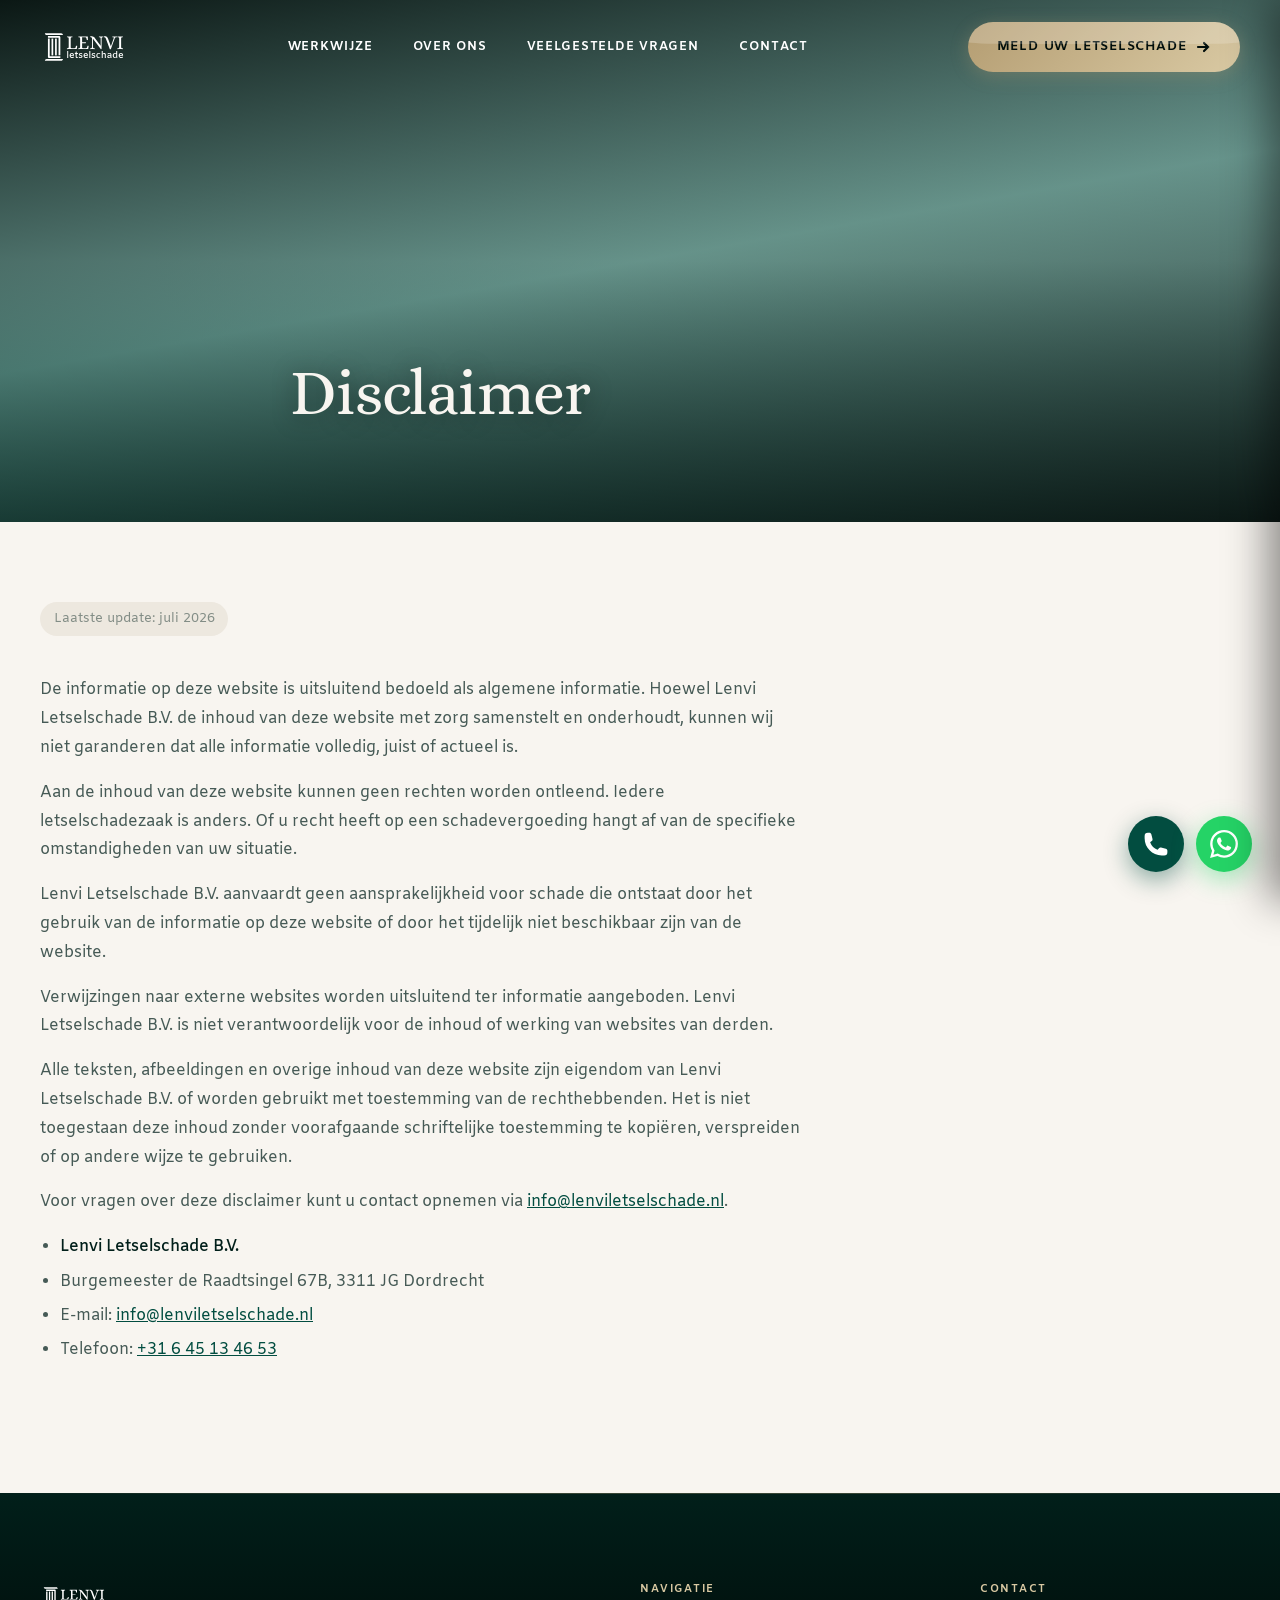
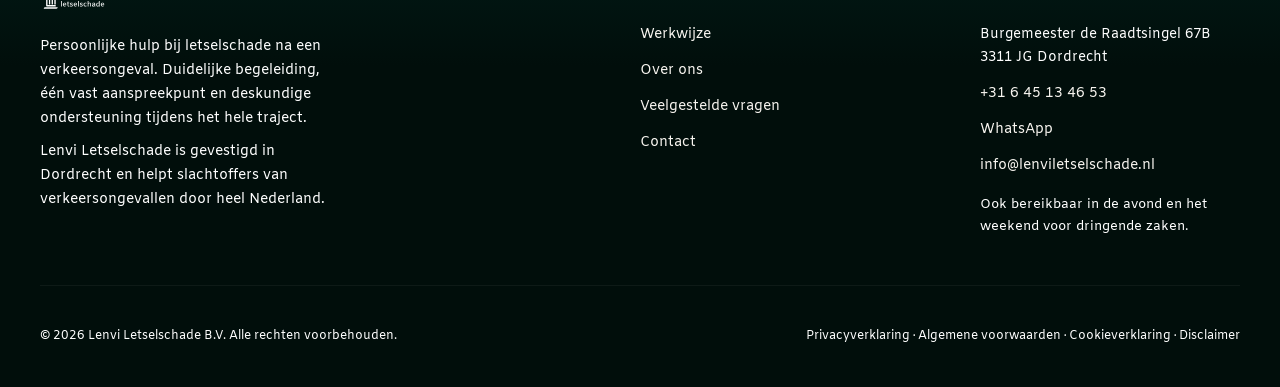
<file: disclaimer.html>
﻿<!DOCTYPE html>
<html lang="nl">
<head>
  <meta charset="UTF-8" /><meta name="viewport" content="width=device-width, initial-scale=1.0" />
  <title>Disclaimer — Lenvi Letselschade</title>
  <meta name="description" content="Disclaimer van Lenvi Letselschade B.V. — aansprakelijkheid, auteursrecht en externe links." />
  <meta name="theme-color" content="#024d40" />
  <link rel="icon" type="image/svg+xml" href="assets/icons/favicon.svg" />
  <link rel="stylesheet" href="css/variables.css?v=6" />
  <link rel="stylesheet" href="css/base.css?v=6" />
  <link rel="stylesheet" href="css/components.css?v=6" />
  <link rel="stylesheet" href="css/layout.css?v=6" />
  <link rel="stylesheet" href="css/pages.css?v=6" />
</head>
<body>
<div id="scrollBar"></div>
<div class="mobile-nav-backdrop" id="navBackdrop"></div>
<nav class="mobile-nav" id="mobileNav" aria-hidden="true">
  <div class="mobile-nav-header">
    <a href="index.html"><img src="assets/icons/logo-wit.svg" alt="Lenvi" class="mobile-nav-logo" /></a>
    <button class="mobile-nav-close" id="navClose" aria-label="Sluiten"><svg viewBox="0 0 24 24" fill="none" stroke="currentColor" stroke-width="2" stroke-linecap="round"><path d="M18 6L6 18M6 6l12 12"/></svg></button>
  </div>
  <div class="mobile-nav-links">
    <a href="werkwijze.html">Werkwijze</a>
    <a href="over.html">Over ons</a>
    <a href="faq.html">FAQ</a>
    <a href="contact.html">Contact</a>
  </div>
  <div class="mobile-nav-footer">
    <a href="contact.html" class="btn btn-gold mobile-nav-cta">Meld uw letselschade <svg viewBox="0 0 16 16" fill="none" stroke="currentColor" stroke-width="2" stroke-linecap="round"><path d="M3 8h10M9 4l4 4-4 4"/></svg></a>
    <a href="tel:0645134653" class="mobile-nav-tel"><svg viewBox="0 0 16 16" fill="currentColor"><path d="M13.6 10.5l-2-2a1 1 0 00-1.4 0l-.8.8a8.3 8.3 0 01-2.7-2.7l.8-.8a1 1 0 000-1.4l-2-2a1 1 0 00-1.4 0L2.6 3.8C1.9 4.5 1.7 5.5 2 6.5c1.1 3.6 6 8.5 9.6 9.6 1 .3 2 .1 2.7-.6l1.4-1.5a1 1 0 000-1.5z"/></svg>06 45 13 46 53</a>
  </div>
</nav>
<header class="site-header" id="siteHeader">
  <div class="container"><div class="nav-inner">
    <a href="index.html" class="nav-logo"><img src="assets/icons/logo-wit.svg" alt="Lenvi Letselschade" /></a>
    <nav class="nav-links"><a href="werkwijze.html">Werkwijze</a><a href="over.html">Over ons</a><a href="faq.html">Veelgestelde vragen</a><a href="contact.html">Contact</a></nav>
    <a href="contact.html" class="btn btn-gold nav-cta">Meld uw letselschade <svg viewBox="0 0 16 16" fill="none" stroke="currentColor" stroke-width="2.2" stroke-linecap="round"><path d="M3 8h10M9 4l4 4-4 4"/></svg></a>
    <button class="hamburger" id="hamburger" aria-label="Menu" aria-expanded="false"><span></span><span></span><span></span></button>
  </div></div>
</header>

<section class="page-hero">
  <div class="page-hero-overlay"></div>
  <div class="page-hero-deco">D</div>
  <div class="container page-hero-content">
    <h1 class="reveal d1">Disclaimer</h1>
  </div>
</section>

<section class="legal-body">
  <div class="container">
    <div class="legal-wrap">

      <span class="legal-meta">Laatste update: juli 2026</span>

      <p>De informatie op deze website is uitsluitend bedoeld als algemene informatie. Hoewel Lenvi Letselschade B.V. de inhoud van deze website met zorg samenstelt en onderhoudt, kunnen wij niet garanderen dat alle informatie volledig, juist of actueel is.</p>
      <p>Aan de inhoud van deze website kunnen geen rechten worden ontleend. Iedere letselschadezaak is anders. Of u recht heeft op een schadevergoeding hangt af van de specifieke omstandigheden van uw situatie.</p>
      <p>Lenvi Letselschade B.V. aanvaardt geen aansprakelijkheid voor schade die ontstaat door het gebruik van de informatie op deze website of door het tijdelijk niet beschikbaar zijn van de website.</p>
      <p>Verwijzingen naar externe websites worden uitsluitend ter informatie aangeboden. Lenvi Letselschade B.V. is niet verantwoordelijk voor de inhoud of werking van websites van derden.</p>
      <p>Alle teksten, afbeeldingen en overige inhoud van deze website zijn eigendom van Lenvi Letselschade B.V. of worden gebruikt met toestemming van de rechthebbenden. Het is niet toegestaan deze inhoud zonder voorafgaande schriftelijke toestemming te kopiëren, verspreiden of op andere wijze te gebruiken.</p>
      <p>Voor vragen over deze disclaimer kunt u contact opnemen via <a href="mailto:info@lenviletselschade.nl">info@lenviletselschade.nl</a>.</p>
      <ul>
        <li><strong>Lenvi Letselschade B.V.</strong></li>
        <li>Burgemeester de Raadtsingel 67B, 3311 JG Dordrecht</li>
        <li>E-mail: <a href="mailto:info@lenviletselschade.nl">info@lenviletselschade.nl</a></li>
        <li>Telefoon: <a href="tel:0645134653">+31 6 45 13 46 53</a></li>
      </ul>

    </div>
  </div>
</section>

<footer><div class="container"><div class="footer-grid"><div><a href="index.html"><img src="assets/icons/logo-wit.svg" alt="Lenvi" class="footer-logo" /></a><p class="footer-tagline">Persoonlijke hulp bij letselschade na een verkeersongeval. Duidelijke begeleiding, één vast aanspreekpunt en deskundige ondersteuning tijdens het hele traject.</p><p class="footer-tagline" style="margin-top:0.6rem; color:rgba(248,245,240,0.38);">Lenvi Letselschade is gevestigd in Dordrecht en helpt slachtoffers van verkeersongevallen door heel Nederland.</p></div><div class="footer-col"><h5>Navigatie</h5><ul><li><a href="werkwijze.html">Werkwijze</a></li><li><a href="over.html">Over ons</a></li><li><a href="faq.html">Veelgestelde vragen</a></li><li><a href="contact.html">Contact</a></li></ul></div><div class="footer-col"><h5>Contact</h5><ul><li style="color:rgba(248,245,240,0.55); font-size:0.85rem; line-height:1.7;">Burgemeester de Raadtsingel 67B<br>3311 JG Dordrecht</li><li><a href="tel:0645134653">+31 6 45 13 46 53</a></li><li><a href="https://wa.me/31645134653">WhatsApp</a></li><li><a href="mailto:info@lenviletselschade.nl">info@lenviletselschade.nl</a></li><li style="color:rgba(248,245,240,0.38); font-size:0.82rem; margin-top:0.25rem;">Ook bereikbaar in de avond en het weekend voor dringende zaken.</li></ul></div></div><div class="footer-bottom"><span>© 2026 Lenvi Letselschade B.V. Alle rechten voorbehouden.</span><span><a href="privacy.html">Privacyverklaring</a> · <a href="voorwaarden.html">Algemene voorwaarden</a> · <a href="cookies.html">Cookieverklaring</a> · <a href="disclaimer.html">Disclaimer</a></span></div></div></footer>
<a href="tel:0645134653" class="tel-float" aria-label="Bel ons"><svg viewBox="0 0 24 24" fill="white"><path fill-rule="evenodd" d="M1.5 4.5a3 3 0 013-3h1.372c.86 0 1.61.586 1.819 1.42l1.105 4.423a1.875 1.875 0 01-.694 1.955l-1.293.97c-.135.101-.164.249-.126.352a11.285 11.285 0 006.697 6.697c.103.038.25.009.352-.126l.97-1.293a1.875 1.875 0 011.955-.694l4.423 1.105c.834.209 1.42.959 1.42 1.82V19.5a3 3 0 01-3 3h-2.25C8.552 22.5 1.5 15.448 1.5 6.75V4.5z" clip-rule="evenodd"/></svg></a>
<a href="https://wa.me/31645134653" class="wa-float" aria-label="WhatsApp"><svg viewBox="0 0 24 24"><path d="M17.472 14.382c-.297-.149-1.758-.867-2.03-.967-.273-.099-.471-.148-.67.15-.197.297-.767.966-.94 1.164-.173.199-.347.223-.644.075-.297-.15-1.255-.463-2.39-1.475-.883-.788-1.48-1.761-1.653-2.059-.173-.297-.018-.458.13-.606.134-.133.298-.347.446-.52.149-.174.198-.298.298-.497.099-.198.05-.371-.025-.52-.075-.149-.669-1.612-.916-2.207-.242-.579-.487-.5-.669-.51-.173-.008-.371-.01-.57-.01-.198 0-.52.074-.792.372-.272.297-1.04 1.016-1.04 2.479 0 1.462 1.065 2.875 1.213 3.074.149.198 2.096 3.2 5.077 4.487.709.306 1.262.489 1.694.625.712.227 1.36.195 1.871.118.571-.085 1.758-.719 2.006-1.413.248-.694.248-1.289.173-1.413-.074-.124-.272-.198-.57-.347m-5.421 7.403h-.004a9.87 9.87 0 01-5.031-1.378l-.361-.214-3.741.982.998-3.648-.235-.374a9.86 9.86 0 01-1.51-5.26c.001-5.45 4.436-9.884 9.888-9.884 2.64 0 5.122 1.03 6.988 2.898a9.825 9.825 0 012.893 6.994c-.003 5.45-4.437 9.884-9.885 9.884m8.413-18.297A11.815 11.815 0 0012.05 0C5.495 0 .16 5.335.157 11.892c0 2.096.547 4.142 1.588 5.945L.057 24l6.305-1.654a11.882 11.882 0 005.683 1.448h.005c6.554 0 11.89-5.335 11.893-11.893a11.821 11.821 0 00-3.48-8.413Z"/></svg></a>
<script src="js/main.js?v=6"></script>
</body></html>
</file>
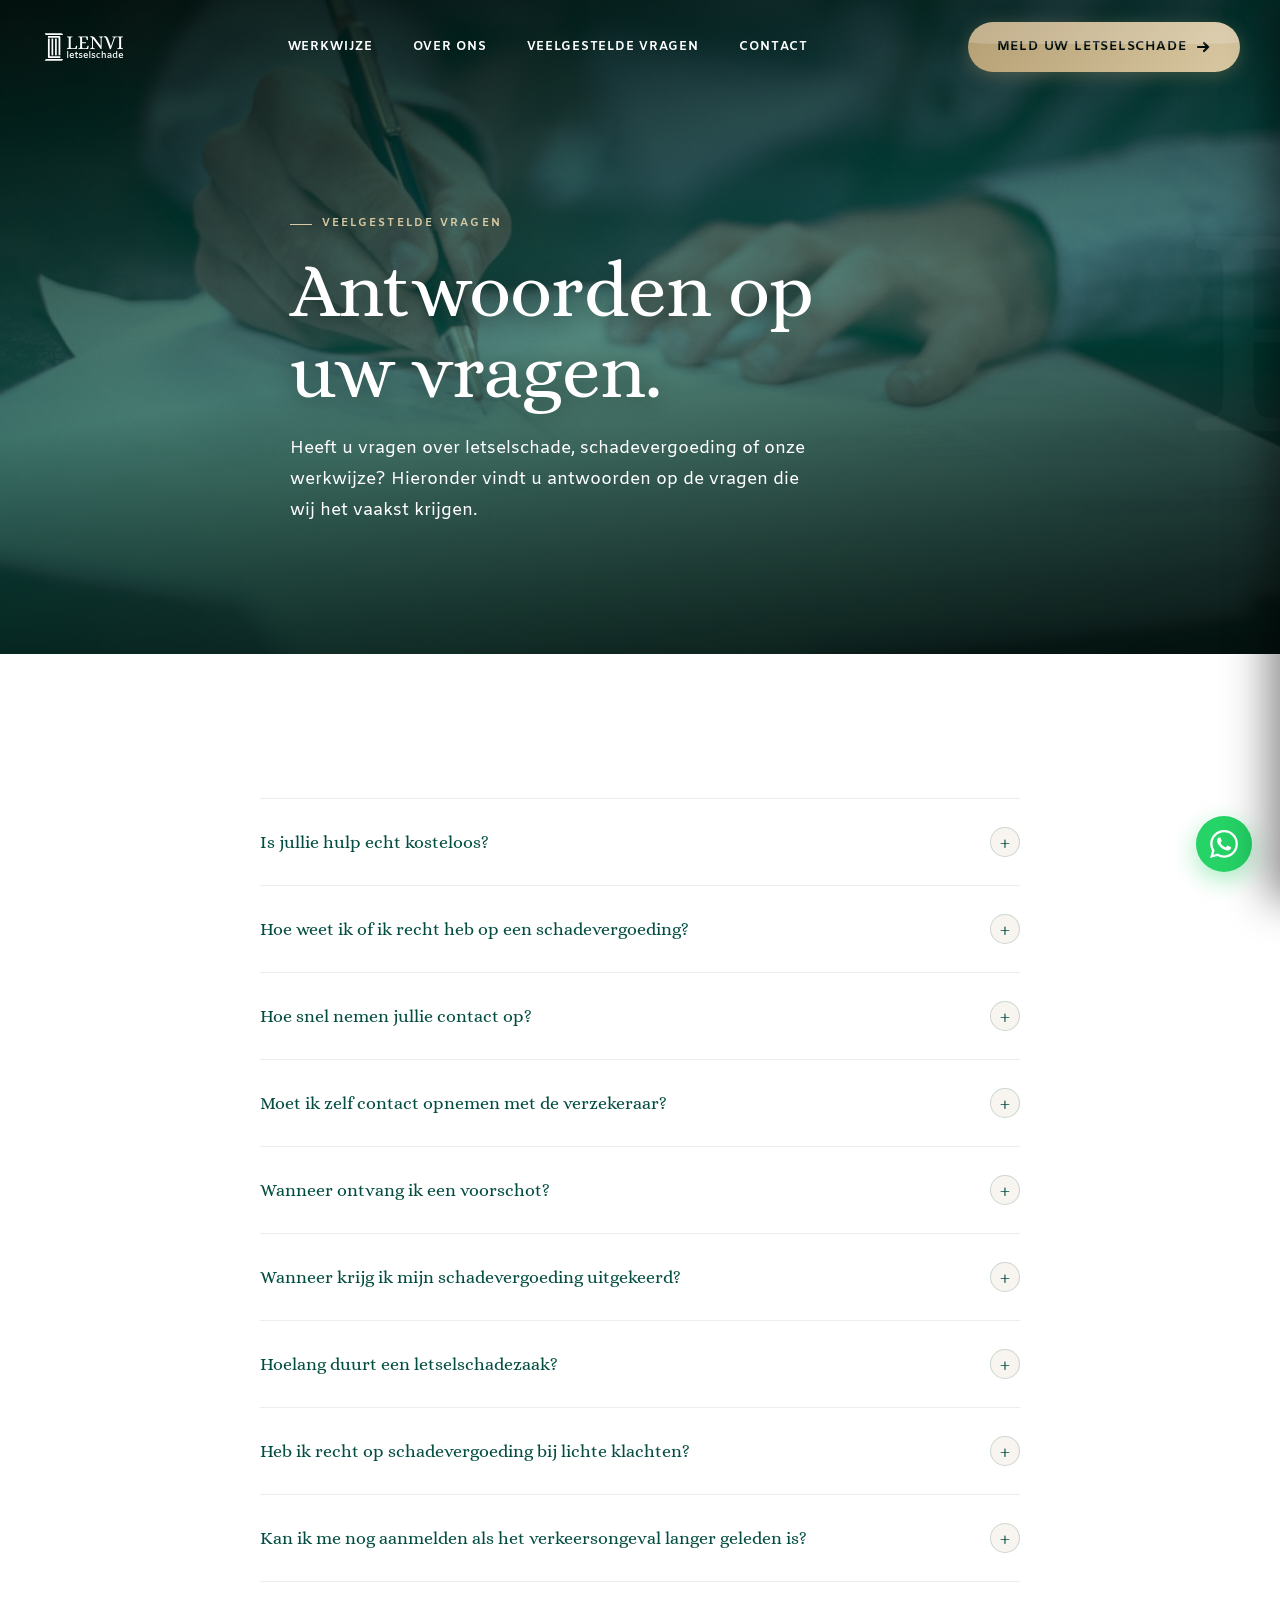
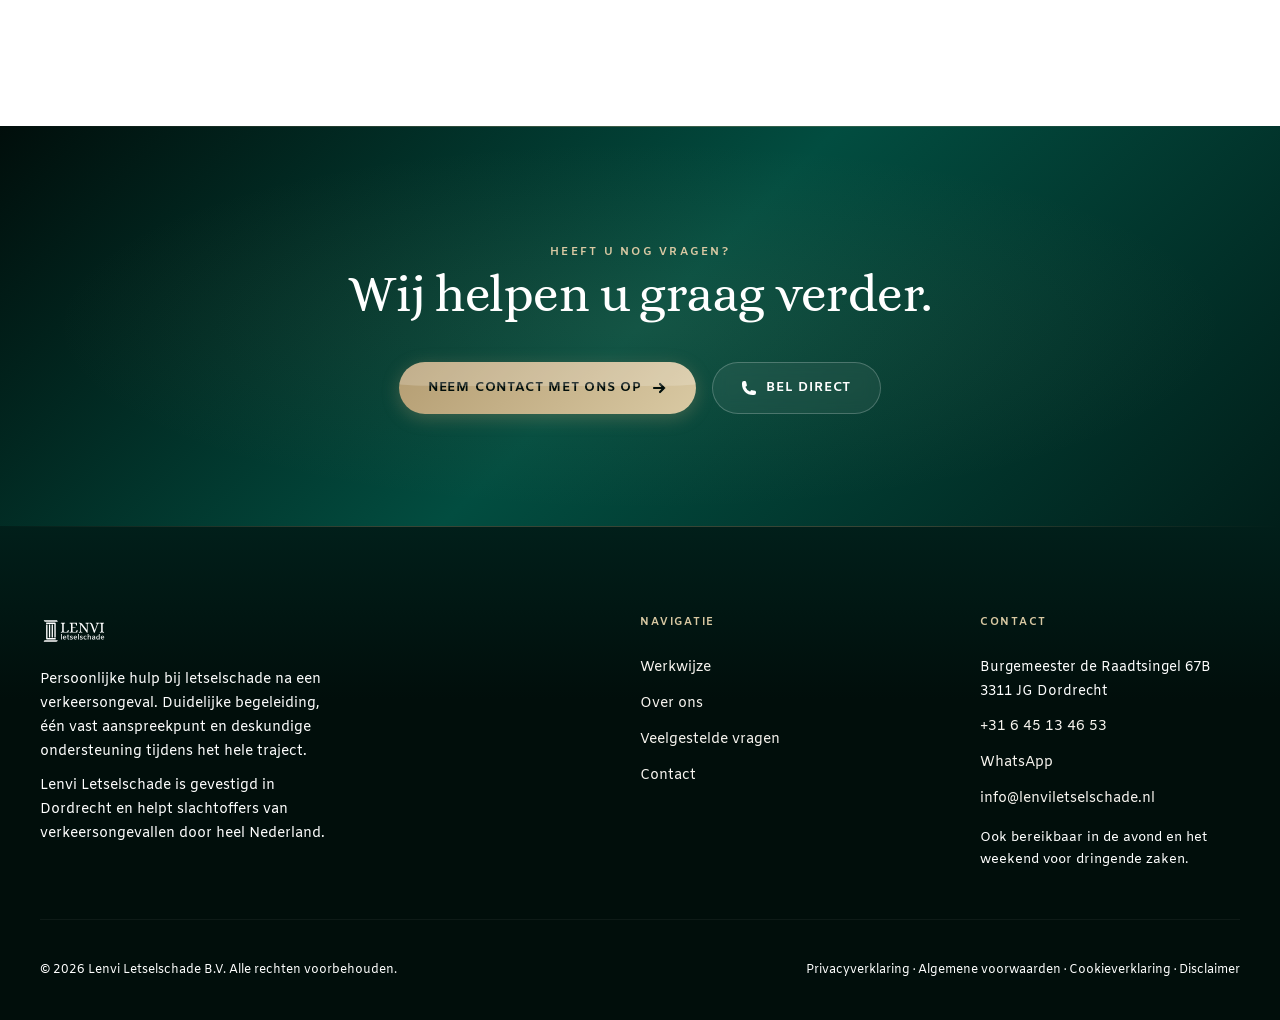
<file: faq.html>
﻿<!DOCTYPE html>
<html lang="nl">
<head>
  <meta charset="UTF-8" /><meta name="viewport" content="width=device-width, initial-scale=1.0" />
  <title>Veelgestelde vragen — Lenvi Letselschade</title>
  <meta name="description" content="Antwoorden op uw vragen over letselschade, kosten, het traject en uw rechten na een verkeersongeval." />
  <meta name="theme-color" content="#024d40" />
  <link rel="icon" type="image/svg+xml" href="assets/icons/favicon.svg" />
  <link rel="stylesheet" href="css/variables.css?v=6" />
  <link rel="stylesheet" href="css/base.css?v=6" />
  <link rel="stylesheet" href="css/components.css?v=6" />
  <link rel="stylesheet" href="css/layout.css?v=6" />
</head>
<body>
<div id="scrollBar"></div>
<div class="mobile-nav-backdrop" id="navBackdrop"></div>
<nav class="mobile-nav" id="mobileNav" aria-hidden="true">
  <div class="mobile-nav-header">
    <a href="index.html"><img src="assets/icons/logo-wit.svg" alt="Lenvi" class="mobile-nav-logo" /></a>
    <button class="mobile-nav-close" id="navClose" aria-label="Sluiten"><svg viewBox="0 0 24 24" fill="none" stroke="currentColor" stroke-width="2" stroke-linecap="round"><path d="M18 6L6 18M6 6l12 12"/></svg></button>
  </div>
  <div class="mobile-nav-links">
    <a href="werkwijze.html">Werkwijze</a>
    <a href="over.html">Over ons</a>
    <a href="faq.html" class="active">FAQ</a>
    <a href="contact.html">Contact</a>
  </div>
  <div class="mobile-nav-footer">
    <a href="contact.html" class="btn btn-gold mobile-nav-cta">Meld uw letselschade <svg viewBox="0 0 16 16" fill="none" stroke="currentColor" stroke-width="2" stroke-linecap="round"><path d="M3 8h10M9 4l4 4-4 4"/></svg></a>
    <a href="tel:0645134653" class="mobile-nav-tel"><svg viewBox="0 0 16 16" fill="currentColor"><path d="M13.6 10.5l-2-2a1 1 0 00-1.4 0l-.8.8a8.3 8.3 0 01-2.7-2.7l.8-.8a1 1 0 000-1.4l-2-2a1 1 0 00-1.4 0L2.6 3.8C1.9 4.5 1.7 5.5 2 6.5c1.1 3.6 6 8.5 9.6 9.6 1 .3 2 .1 2.7-.6l1.4-1.5a1 1 0 000-1.5z"/></svg>06 45 13 46 53</a>
  </div>
</nav>
<header class="site-header" id="siteHeader">
  <div class="container"><div class="nav-inner">
    <a href="index.html" class="nav-logo"><img src="assets/icons/logo-wit.svg" alt="Lenvi Letselschade" /></a>
    <nav class="nav-links"><a href="werkwijze.html">Werkwijze</a><a href="over.html">Over ons</a><a href="faq.html" class="active">Veelgestelde vragen</a><a href="contact.html">Contact</a></nav>
    <a href="contact.html" class="btn btn-gold nav-cta">Meld uw letselschade <svg viewBox="0 0 16 16" fill="none" stroke="currentColor" stroke-width="2.2" stroke-linecap="round"><path d="M3 8h10M9 4l4 4-4 4"/></svg></a>
    <button class="hamburger" id="hamburger" aria-label="Menu" aria-expanded="false"><span></span><span></span><span></span></button>
  </div></div>
</header>

<section class="page-hero">
  <div class="page-hero-bg" style="background-image:url('assets/images/documents.jpg');"></div>
  <div class="page-hero-overlay"></div>
  <div class="page-hero-deco">F</div>
  <div class="container page-hero-content">
    <span class="label reveal" style="color:var(--gold-light);">Veelgestelde vragen</span>
    <h1 class="reveal d1">Antwoorden op<br>uw vragen.</h1>
    <p class="reveal d2">Heeft u vragen over letselschade, schadevergoeding of onze werkwijze? Hieronder vindt u antwoorden op de vragen die wij het vaakst krijgen.</p>
  </div>
</section>

<section class="faq-page-body">
  <div class="container">
    <div style="max-width:760px; margin:0 auto;">

      <div class="reveal">
        <details class="faq-item">
          <summary>Is jullie hulp echt kosteloos? <span class="faq-icon">+</span></summary>
          <p>Ja. Onze werkzaamheden worden vergoed door de aansprakelijke tegenpartij. Voor u zijn er geen kosten.</p>
        </details>
        <details class="faq-item">
          <summary>Hoe weet ik of ik recht heb op een schadevergoeding? <span class="faq-icon">+</span></summary>
          <p>Dat zoeken wij graag voor u uit. Neem contact met ons op en wij beoordelen vrijblijvend uw situatie.</p>
        </details>
        <details class="faq-item">
          <summary>Hoe snel nemen jullie contact op? <span class="faq-icon">+</span></summary>
          <p>Wij nemen binnen 24 uur contact met u op om uw situatie te bespreken — vaak al sneller.</p>
        </details>
        <details class="faq-item">
          <summary>Moet ik zelf contact opnemen met de verzekeraar? <span class="faq-icon">+</span></summary>
          <p>Nee, dat hoeft niet. Wij nemen het contact met de verzekeraar volledig van u over.</p>
        </details>
        <details class="faq-item">
          <summary>Wanneer ontvang ik een voorschot? <span class="faq-icon">+</span></summary>
          <p>Zodra de aansprakelijkheid is erkend, vragen wij direct een voorschot voor u aan. Zo hoeft u kosten niet zelf voor te schieten.</p>
        </details>
        <details class="faq-item">
          <summary>Wanneer krijg ik mijn schadevergoeding uitgekeerd? <span class="faq-icon">+</span></summary>
          <p>Dat verschilt per zaak. In veel gevallen zorgen wij ervoor dat u tussentijds al een voorschot ontvangt, zodat u niet lang hoeft te wachten. De uiteindelijke schadevergoeding wordt vastgesteld zodra uw situatie medisch stabiel is en alle schade duidelijk in beeld is.</p>
        </details>
        <details class="faq-item">
          <summary>Hoelang duurt een letselschadezaak? <span class="faq-icon">+</span></summary>
          <p>Dat verschilt per situatie. Sommige zaken worden binnen enkele maanden afgerond, terwijl andere langer duren. Dit hangt onder meer af van de aard en ernst van het letsel en de duur van het herstel. Wij houden u tijdens het hele traject op de hoogte, zodat u altijd weet waar u aan toe bent.</p>
        </details>
        <details class="faq-item">
          <summary>Heb ik recht op schadevergoeding bij lichte klachten? <span class="faq-icon">+</span></summary>
          <p>Ja. Ook bij lichte klachten, zoals hoofdpijn, blauwe plekken of schaafwonden, kunt u recht hebben op een schadevergoeding. U kunt bijvoorbeeld een vergoeding krijgen voor gemaakte kosten, gemiste inkomsten en smartengeld. Twijfelt u? Wij kijken graag met u mee en geven u vrijblijvend advies.</p>
        </details>
        <details class="faq-item">
          <summary>Kan ik me nog aanmelden als het verkeersongeval langer geleden is? <span class="faq-icon">+</span></summary>
          <p>Ja, vaak wel. In veel gevallen geldt een verjaringstermijn van vijf jaar, maar dit kan per situatie verschillen. Twijfelt u? Neem gerust contact met ons op en wij kijken vrijblijvend met u mee.</p>
        </details>
      </div>

    </div>
  </div>
</section>

<section class="page-cta">
  <div class="container"><div class="page-cta-inner reveal">
    <span class="label label-center" style="color:var(--gold-light);">Heeft u nog vragen?</span>
    <h2>Wij helpen u graag verder.</h2>
    <div class="page-cta-actions">
      <a href="contact.html" class="btn btn-gold">Neem contact met ons op <svg viewBox="0 0 16 16" fill="none" stroke="currentColor" stroke-width="2.2" stroke-linecap="round"><path d="M3 8h10M9 4l4 4-4 4"/></svg></a>
      <a href="tel:0645134653" class="btn btn-outline-white"><svg viewBox="0 0 24 24" fill="currentColor" style="width:16px;height:16px;flex-shrink:0;"><path fill-rule="evenodd" d="M1.5 4.5a3 3 0 013-3h1.372c.86 0 1.61.586 1.819 1.42l1.105 4.423a1.875 1.875 0 01-.694 1.955l-1.293.97c-.135.101-.164.249-.126.352a11.285 11.285 0 006.697 6.697c.103.038.25.009.352-.126l.97-1.293a1.875 1.875 0 011.955-.694l4.423 1.105c.834.209 1.42.959 1.42 1.82V19.5a3 3 0 01-3 3h-2.25C8.552 22.5 1.5 15.448 1.5 6.75V4.5z" clip-rule="evenodd"/></svg>Bel direct</a>
    </div>
  </div></div>
</section>

<footer><div class="container"><div class="footer-grid"><div><a href="index.html"><img src="assets/icons/logo-wit.svg" alt="Lenvi" class="footer-logo" /></a><p class="footer-tagline">Persoonlijke hulp bij letselschade na een verkeersongeval. Duidelijke begeleiding, één vast aanspreekpunt en deskundige ondersteuning tijdens het hele traject.</p><p class="footer-tagline" style="margin-top:0.6rem; color:rgba(248,245,240,0.38);">Lenvi Letselschade is gevestigd in Dordrecht en helpt slachtoffers van verkeersongevallen door heel Nederland.</p></div><div class="footer-col"><h5>Navigatie</h5><ul><li><a href="werkwijze.html">Werkwijze</a></li><li><a href="over.html">Over ons</a></li><li><a href="faq.html">Veelgestelde vragen</a></li><li><a href="contact.html">Contact</a></li></ul></div><div class="footer-col"><h5>Contact</h5><ul><li style="color:rgba(248,245,240,0.55); font-size:0.85rem; line-height:1.7;">Burgemeester de Raadtsingel 67B<br>3311 JG Dordrecht</li><li><a href="tel:0645134653">+31 6 45 13 46 53</a></li><li><a href="https://wa.me/31645134653">WhatsApp</a></li><li><a href="mailto:info@lenviletselschade.nl">info@lenviletselschade.nl</a></li><li style="color:rgba(248,245,240,0.38); font-size:0.82rem; margin-top:0.25rem;">Ook bereikbaar in de avond en het weekend voor dringende zaken.</li></ul></div></div><div class="footer-bottom"><span>© 2026 Lenvi Letselschade B.V. Alle rechten voorbehouden.</span><span><a href="privacy.html">Privacyverklaring</a> · <a href="voorwaarden.html">Algemene voorwaarden</a> · <a href="cookies.html">Cookieverklaring</a> · <a href="disclaimer.html">Disclaimer</a></span></div></div></footer>
<a href="https://wa.me/31645134653" class="wa-float" aria-label="WhatsApp"><svg viewBox="0 0 24 24"><path d="M17.472 14.382c-.297-.149-1.758-.867-2.03-.967-.273-.099-.471-.148-.67.15-.197.297-.767.966-.94 1.164-.173.199-.347.223-.644.075-.297-.15-1.255-.463-2.39-1.475-.883-.788-1.48-1.761-1.653-2.059-.173-.297-.018-.458.13-.606.134-.133.298-.347.446-.52.149-.174.198-.298.298-.497.099-.198.05-.371-.025-.52-.075-.149-.669-1.612-.916-2.207-.242-.579-.487-.5-.669-.51-.173-.008-.371-.01-.57-.01-.198 0-.52.074-.792.372-.272.297-1.04 1.016-1.04 2.479 0 1.462 1.065 2.875 1.213 3.074.149.198 2.096 3.2 5.077 4.487.709.306 1.262.489 1.694.625.712.227 1.36.195 1.871.118.571-.085 1.758-.719 2.006-1.413.248-.694.248-1.289.173-1.413-.074-.124-.272-.198-.57-.347m-5.421 7.403h-.004a9.87 9.87 0 01-5.031-1.378l-.361-.214-3.741.982.998-3.648-.235-.374a9.86 9.86 0 01-1.51-5.26c.001-5.45 4.436-9.884 9.888-9.884 2.64 0 5.122 1.03 6.988 2.898a9.825 9.825 0 012.893 6.994c-.003 5.45-4.437 9.884-9.885 9.884m8.413-18.297A11.815 11.815 0 0012.05 0C5.495 0 .16 5.335.157 11.892c0 2.096.547 4.142 1.588 5.945L.057 24l6.305-1.654a11.882 11.882 0 005.683 1.448h.005c6.554 0 11.89-5.335 11.893-11.893a11.821 11.821 0 00-3.48-8.413Z"/></svg></a>
<script src="js/main.js?v=6"></script>
</body></html>
</file>
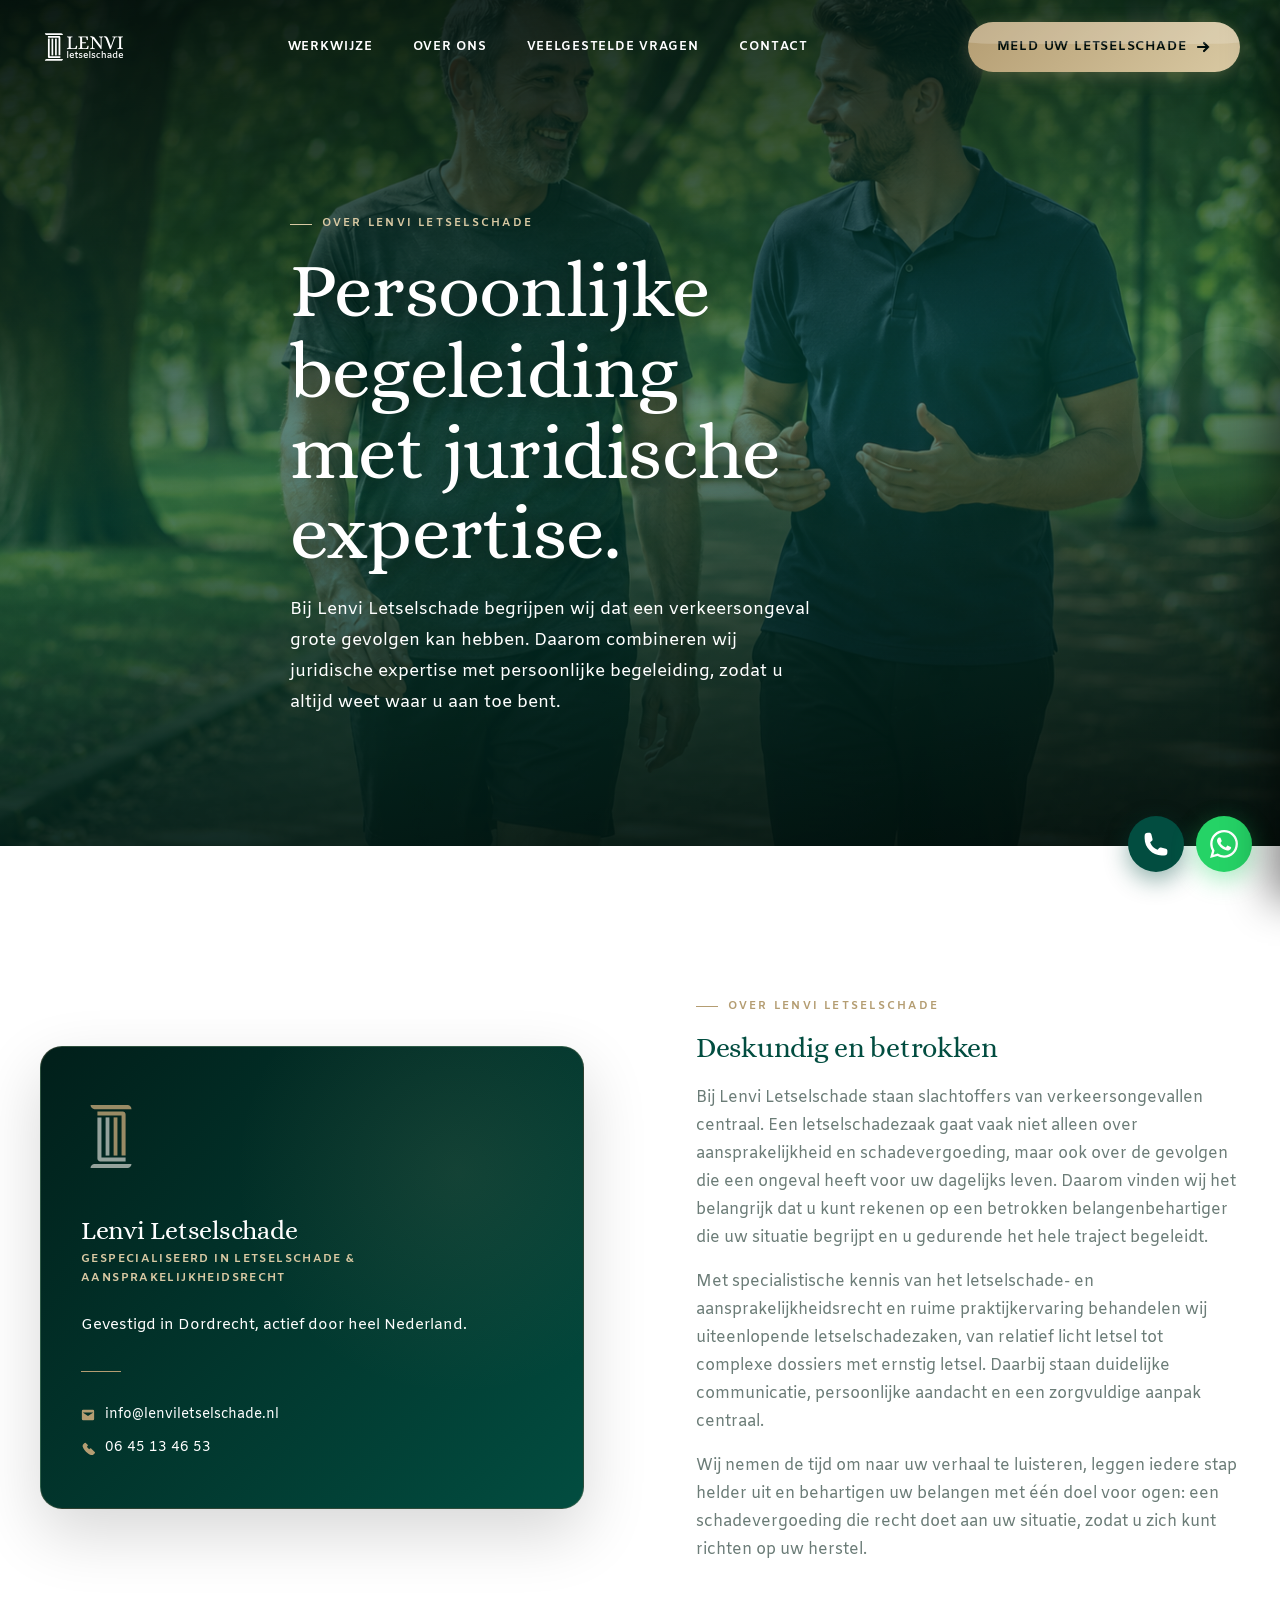
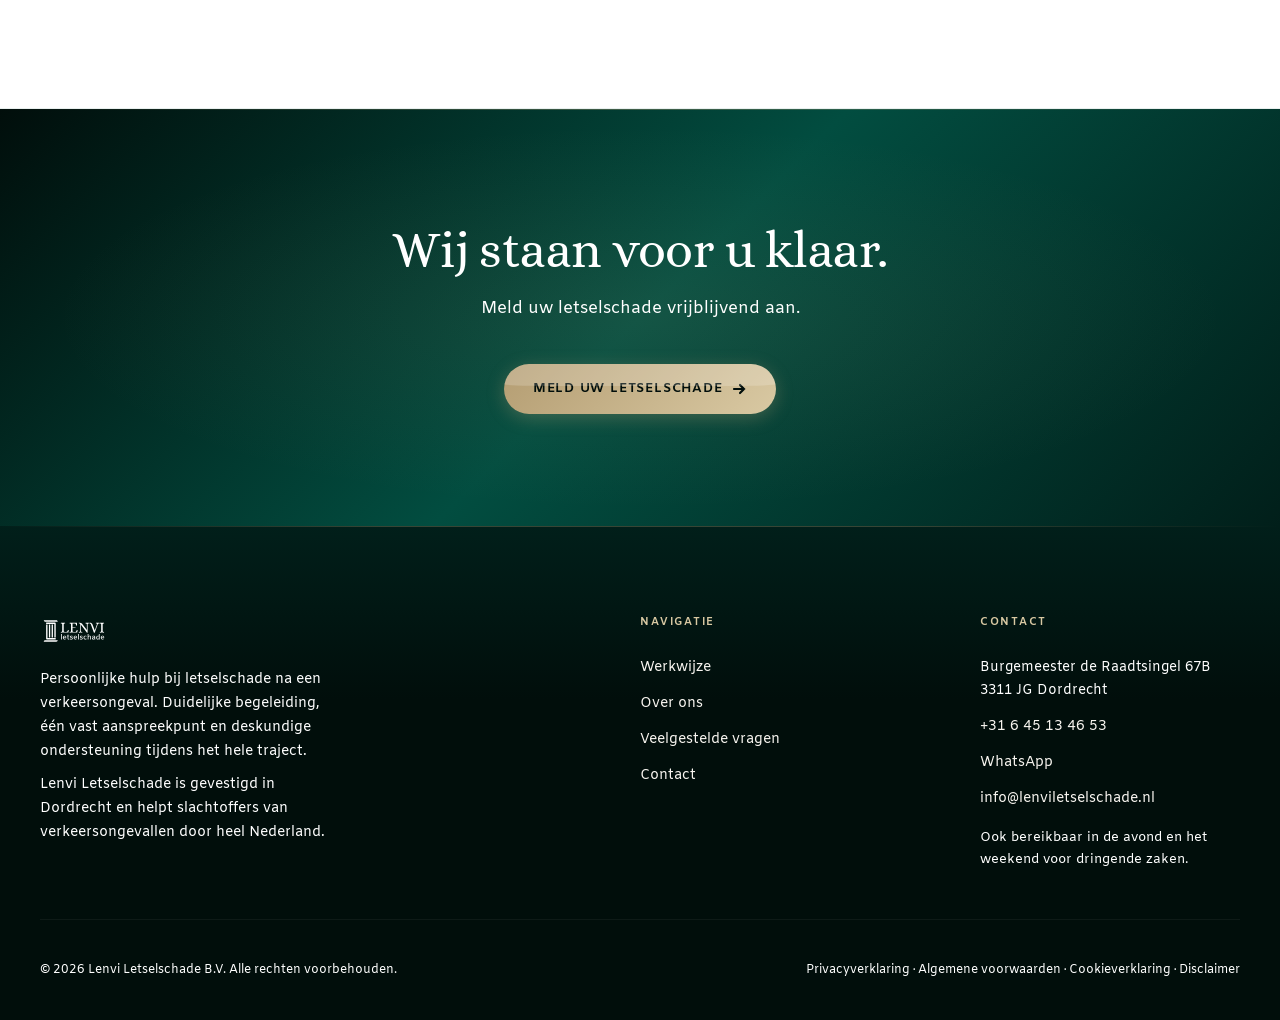
<file: over.html>
﻿<!DOCTYPE html>
<html lang="nl">
<head>
  <meta charset="UTF-8" /><meta name="viewport" content="width=device-width, initial-scale=1.0" />
  <title>Over ons — Lenvi Letselschade</title>
  <meta name="description" content="Lenvi Letselschade combineert juridische expertise met persoonlijke begeleiding bij letselschade na een verkeersongeval. Lees meer over onze aanpak." />
  <meta name="theme-color" content="#024d40" />
  <link rel="icon" type="image/svg+xml" href="assets/icons/favicon.svg" />
  <link rel="stylesheet" href="css/variables.css?v=6" />
  <link rel="stylesheet" href="css/base.css?v=6" />
  <link rel="stylesheet" href="css/components.css?v=6" />
  <link rel="stylesheet" href="css/layout.css?v=6" />
</head>
<body>
<div id="scrollBar"></div>
<div class="mobile-nav-backdrop" id="navBackdrop"></div>
<nav class="mobile-nav" id="mobileNav" aria-hidden="true">
  <div class="mobile-nav-header">
    <a href="index.html"><img src="assets/icons/logo-wit.svg" alt="Lenvi" class="mobile-nav-logo" /></a>
    <button class="mobile-nav-close" id="navClose" aria-label="Sluiten"><svg viewBox="0 0 24 24" fill="none" stroke="currentColor" stroke-width="2" stroke-linecap="round"><path d="M18 6L6 18M6 6l12 12"/></svg></button>
  </div>
  <div class="mobile-nav-links">
    <a href="werkwijze.html">Werkwijze</a>
    <a href="over.html" class="active">Over ons</a>
    <a href="faq.html">FAQ</a>
    <a href="contact.html">Contact</a>
  </div>
  <div class="mobile-nav-footer">
    <a href="contact.html" class="btn btn-gold mobile-nav-cta">Meld uw letselschade <svg viewBox="0 0 16 16" fill="none" stroke="currentColor" stroke-width="2" stroke-linecap="round"><path d="M3 8h10M9 4l4 4-4 4"/></svg></a>
    <a href="tel:0645134653" class="mobile-nav-tel"><svg viewBox="0 0 16 16" fill="currentColor"><path d="M13.6 10.5l-2-2a1 1 0 00-1.4 0l-.8.8a8.3 8.3 0 01-2.7-2.7l.8-.8a1 1 0 000-1.4l-2-2a1 1 0 00-1.4 0L2.6 3.8C1.9 4.5 1.7 5.5 2 6.5c1.1 3.6 6 8.5 9.6 9.6 1 .3 2 .1 2.7-.6l1.4-1.5a1 1 0 000-1.5z"/></svg>06 45 13 46 53</a>
  </div>
</nav>
<header class="site-header" id="siteHeader">
  <div class="container"><div class="nav-inner">
    <a href="index.html" class="nav-logo"><img src="assets/icons/logo-wit.svg" alt="Lenvi Letselschade" /></a>
    <nav class="nav-links"><a href="werkwijze.html">Werkwijze</a><a href="over.html" class="active">Over ons</a><a href="faq.html">Veelgestelde vragen</a><a href="contact.html">Contact</a></nav>
    <a href="contact.html" class="btn btn-gold nav-cta">Meld uw letselschade <svg viewBox="0 0 16 16" fill="none" stroke="currentColor" stroke-width="2.2" stroke-linecap="round"><path d="M3 8h10M9 4l4 4-4 4"/></svg></a>
    <button class="hamburger" id="hamburger" aria-label="Menu" aria-expanded="false"><span></span><span></span><span></span></button>
  </div></div>
</header>

<section class="page-hero">
  <div class="page-hero-bg" style="background-image:url('assets/images/foto5.png');"></div>
  <div class="page-hero-overlay"></div>
  <div class="page-hero-deco">O</div>
  <div class="container page-hero-content">
    <span class="label reveal" style="color:var(--gold-light);">Over Lenvi Letselschade</span>
    <h1 class="reveal d1">Persoonlijke begeleiding<br>met juridische expertise.</h1>
    <p class="reveal d2">Bij Lenvi Letselschade begrijpen wij dat een verkeersongeval grote gevolgen kan hebben. Daarom combineren wij juridische expertise met persoonlijke begeleiding, zodat u altijd weet waar u aan toe bent.</p>
  </div>
</section>

<!-- Intro -->
<section style="background:var(--white); padding:9rem 0; border-bottom:1px solid var(--line);">
  <div class="container">
    <div class="founder-grid">

      <div class="founder-visual reveal">
        <svg class="founder-mark" xmlns="http://www.w3.org/2000/svg" viewBox="0 0 85.04 113.39" fill="none">
          <path d="M13.49,14.31h52.34c3.15,0,5.72,2.56,5.72,5.72H19.21c-3.15,0-5.72-2.56-5.72-5.72h0Z" fill="#B49D72"/>
          <path d="M65.83,103.42H13.49c0-3.16,2.56-5.72,5.72-5.72h52.34c0,3.16-2.56,5.72-5.72,5.72Z" fill="rgba(248,245,240,0.7)"/>
          <rect x="34.87" y="31.74" width="5.41" height="54.1" fill="rgba(248,245,240,0.7)"/>
          <rect x="21.89" y="56.08" width="54.1" height="5.41" transform="translate(-9.84 107.73) rotate(-90)" fill="#B49D72"/>
          <path d="M59.05,23.56H23.27v5.65h34.22v56.63h5.72V27.72c0-2.3-1.86-4.16-4.16-4.16Z" fill="#B49D72"/>
          <path d="M27.44,94.11h35.78v-5.65H29V31.83h-5.72v58.12c0,2.3,1.86,4.16,4.16,4.16Z" fill="rgba(248,245,240,0.7)"/>
        </svg>
        <h3>Lenvi Letselschade</h3>
        <span class="founder-role">Gespecialiseerd in letselschade &amp; aansprakelijkheidsrecht</span>
        <p>Gevestigd in Dordrecht, actief door heel Nederland.</p>
        <div class="founder-line"></div>
        <div class="founder-contact">
          <div class="founder-contact-row">
            <svg viewBox="0 0 16 16"><path d="M13.5 2h-11A1.5 1.5 0 001 3.5v9A1.5 1.5 0 002.5 14h11a1.5 1.5 0 001.5-1.5v-9A1.5 1.5 0 0013.5 2zM8 9L2 5h12L8 9z"/></svg>
            info@lenviletselschade.nl
          </div>
          <div class="founder-contact-row">
            <svg viewBox="0 0 16 16"><path d="M13.6 10.5l-2-2a1 1 0 00-1.4 0l-.8.8a8.3 8.3 0 01-2.7-2.7l.8-.8a1 1 0 000-1.4l-2-2a1 1 0 00-1.4 0L2.6 3.8C1.9 4.5 1.7 5.5 2 6.5c1.1 3.6 6 8.5 9.6 9.6 1 .3 2 .1 2.7-.6l1.4-1.5a1 1 0 000-1.5z"/></svg>
            06 45 13 46 53
          </div>
        </div>
      </div>

      <div class="reveal d1">
        <span class="label">Over Lenvi Letselschade</span>
        <h3 class="founder-text" style="margin-top:1rem; font-size:clamp(1.3rem,2.5vw,1.75rem);">Deskundig en betrokken</h3>
        <p class="founder-text" style="margin-top:1.25rem;">Bij Lenvi Letselschade staan slachtoffers van verkeersongevallen centraal. Een letselschadezaak gaat vaak niet alleen over aansprakelijkheid en schadevergoeding, maar ook over de gevolgen die een ongeval heeft voor uw dagelijks leven. Daarom vinden wij het belangrijk dat u kunt rekenen op een betrokken belangenbehartiger die uw situatie begrijpt en u gedurende het hele traject begeleidt.</p>
        <p class="founder-text" style="margin-top:1rem;">Met specialistische kennis van het letselschade- en aansprakelijkheidsrecht en ruime praktijkervaring behandelen wij uiteenlopende letselschadezaken, van relatief licht letsel tot complexe dossiers met ernstig letsel. Daarbij staan duidelijke communicatie, persoonlijke aandacht en een zorgvuldige aanpak centraal.</p>
        <p class="founder-text" style="margin-top:1rem;">Wij nemen de tijd om naar uw verhaal te luisteren, leggen iedere stap helder uit en behartigen uw belangen met één doel voor ogen: een schadevergoeding die recht doet aan uw situatie, zodat u zich kunt richten op uw herstel.</p>
      </div>
    </div>
  </div>
</section>

<section class="page-cta">
  <div class="container"><div class="page-cta-inner reveal">
    <h2>Wij staan voor u klaar.</h2>
    <p>Meld uw letselschade vrijblijvend aan.</p>
    <div class="page-cta-actions">
      <a href="contact.html" class="btn btn-gold">Meld uw letselschade <svg viewBox="0 0 16 16" fill="none" stroke="currentColor" stroke-width="2.2" stroke-linecap="round"><path d="M3 8h10M9 4l4 4-4 4"/></svg></a>
    </div>
  </div></div>
</section>

<footer><div class="container"><div class="footer-grid"><div><a href="index.html"><img src="assets/icons/logo-wit.svg" alt="Lenvi" class="footer-logo" /></a><p class="footer-tagline">Persoonlijke hulp bij letselschade na een verkeersongeval. Duidelijke begeleiding, één vast aanspreekpunt en deskundige ondersteuning tijdens het hele traject.</p><p class="footer-tagline" style="margin-top:0.6rem; color:rgba(248,245,240,0.38);">Lenvi Letselschade is gevestigd in Dordrecht en helpt slachtoffers van verkeersongevallen door heel Nederland.</p></div><div class="footer-col"><h5>Navigatie</h5><ul><li><a href="werkwijze.html">Werkwijze</a></li><li><a href="over.html">Over ons</a></li><li><a href="faq.html">Veelgestelde vragen</a></li><li><a href="contact.html">Contact</a></li></ul></div><div class="footer-col"><h5>Contact</h5><ul><li style="color:rgba(248,245,240,0.55); font-size:0.85rem; line-height:1.7;">Burgemeester de Raadtsingel 67B<br>3311 JG Dordrecht</li><li><a href="tel:0645134653">+31 6 45 13 46 53</a></li><li><a href="https://wa.me/31645134653">WhatsApp</a></li><li><a href="mailto:info@lenviletselschade.nl">info@lenviletselschade.nl</a></li><li style="color:rgba(248,245,240,0.38); font-size:0.82rem; margin-top:0.25rem;">Ook bereikbaar in de avond en het weekend voor dringende zaken.</li></ul></div></div><div class="footer-bottom"><span>© 2026 Lenvi Letselschade B.V. Alle rechten voorbehouden.</span><span><a href="privacy.html">Privacyverklaring</a> · <a href="voorwaarden.html">Algemene voorwaarden</a> · <a href="cookies.html">Cookieverklaring</a> · <a href="disclaimer.html">Disclaimer</a></span></div></div></footer>
<a href="tel:0645134653" class="tel-float" aria-label="Bel ons"><svg viewBox="0 0 24 24" fill="white"><path fill-rule="evenodd" d="M1.5 4.5a3 3 0 013-3h1.372c.86 0 1.61.586 1.819 1.42l1.105 4.423a1.875 1.875 0 01-.694 1.955l-1.293.97c-.135.101-.164.249-.126.352a11.285 11.285 0 006.697 6.697c.103.038.25.009.352-.126l.97-1.293a1.875 1.875 0 011.955-.694l4.423 1.105c.834.209 1.42.959 1.42 1.82V19.5a3 3 0 01-3 3h-2.25C8.552 22.5 1.5 15.448 1.5 6.75V4.5z" clip-rule="evenodd"/></svg></a>
<a href="https://wa.me/31645134653" class="wa-float" aria-label="WhatsApp"><svg viewBox="0 0 24 24"><path d="M17.472 14.382c-.297-.149-1.758-.867-2.03-.967-.273-.099-.471-.148-.67.15-.197.297-.767.966-.94 1.164-.173.199-.347.223-.644.075-.297-.15-1.255-.463-2.39-1.475-.883-.788-1.48-1.761-1.653-2.059-.173-.297-.018-.458.13-.606.134-.133.298-.347.446-.52.149-.174.198-.298.298-.497.099-.198.05-.371-.025-.52-.075-.149-.669-1.612-.916-2.207-.242-.579-.487-.5-.669-.51-.173-.008-.371-.01-.57-.01-.198 0-.52.074-.792.372-.272.297-1.04 1.016-1.04 2.479 0 1.462 1.065 2.875 1.213 3.074.149.198 2.096 3.2 5.077 4.487.709.306 1.262.489 1.694.625.712.227 1.36.195 1.871.118.571-.085 1.758-.719 2.006-1.413.248-.694.248-1.289.173-1.413-.074-.124-.272-.198-.57-.347m-5.421 7.403h-.004a9.87 9.87 0 01-5.031-1.378l-.361-.214-3.741.982.998-3.648-.235-.374a9.86 9.86 0 01-1.51-5.26c.001-5.45 4.436-9.884 9.888-9.884 2.64 0 5.122 1.03 6.988 2.898a9.825 9.825 0 012.893 6.994c-.003 5.45-4.437 9.884-9.885 9.884m8.413-18.297A11.815 11.815 0 0012.05 0C5.495 0 .16 5.335.157 11.892c0 2.096.547 4.142 1.588 5.945L.057 24l6.305-1.654a11.882 11.882 0 005.683 1.448h.005c6.554 0 11.89-5.335 11.893-11.893a11.821 11.821 0 00-3.48-8.413Z"/></svg></a>
<script src="js/main.js?v=6"></script>
</body></html>
</file>
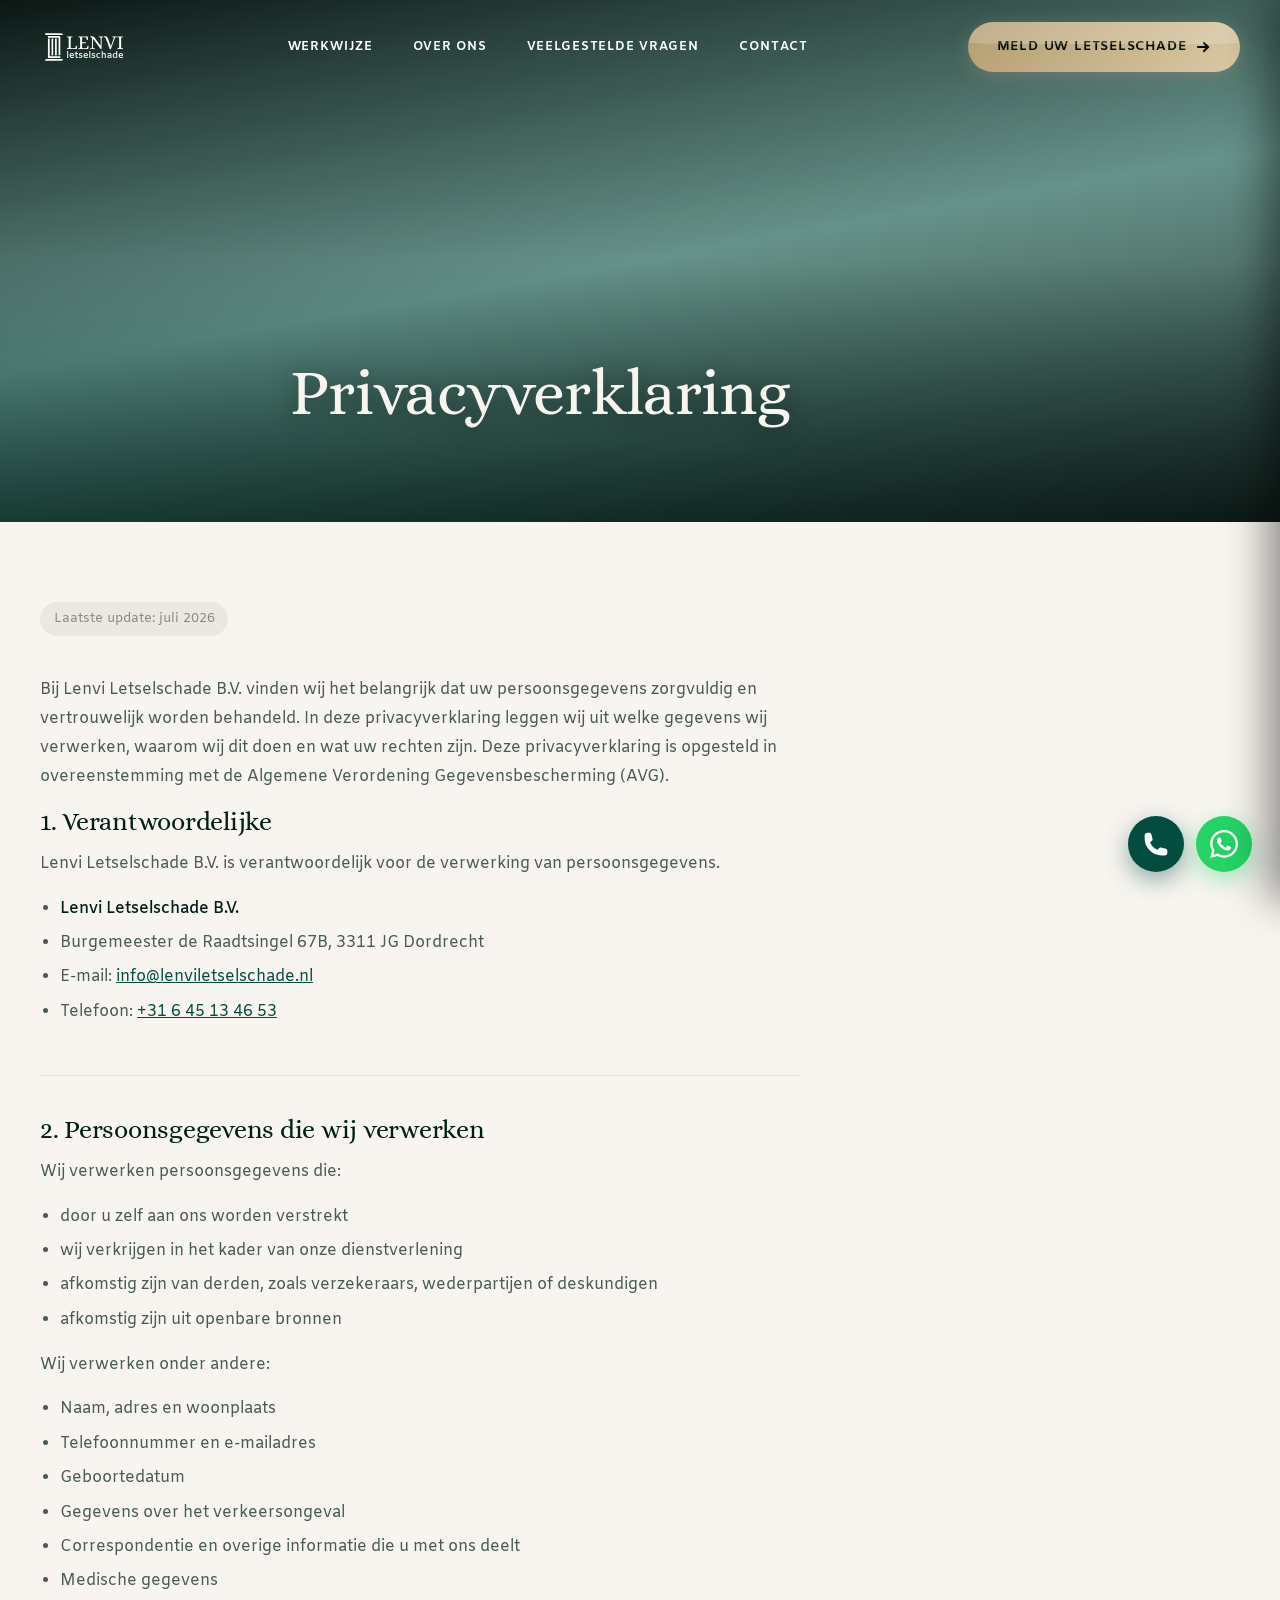
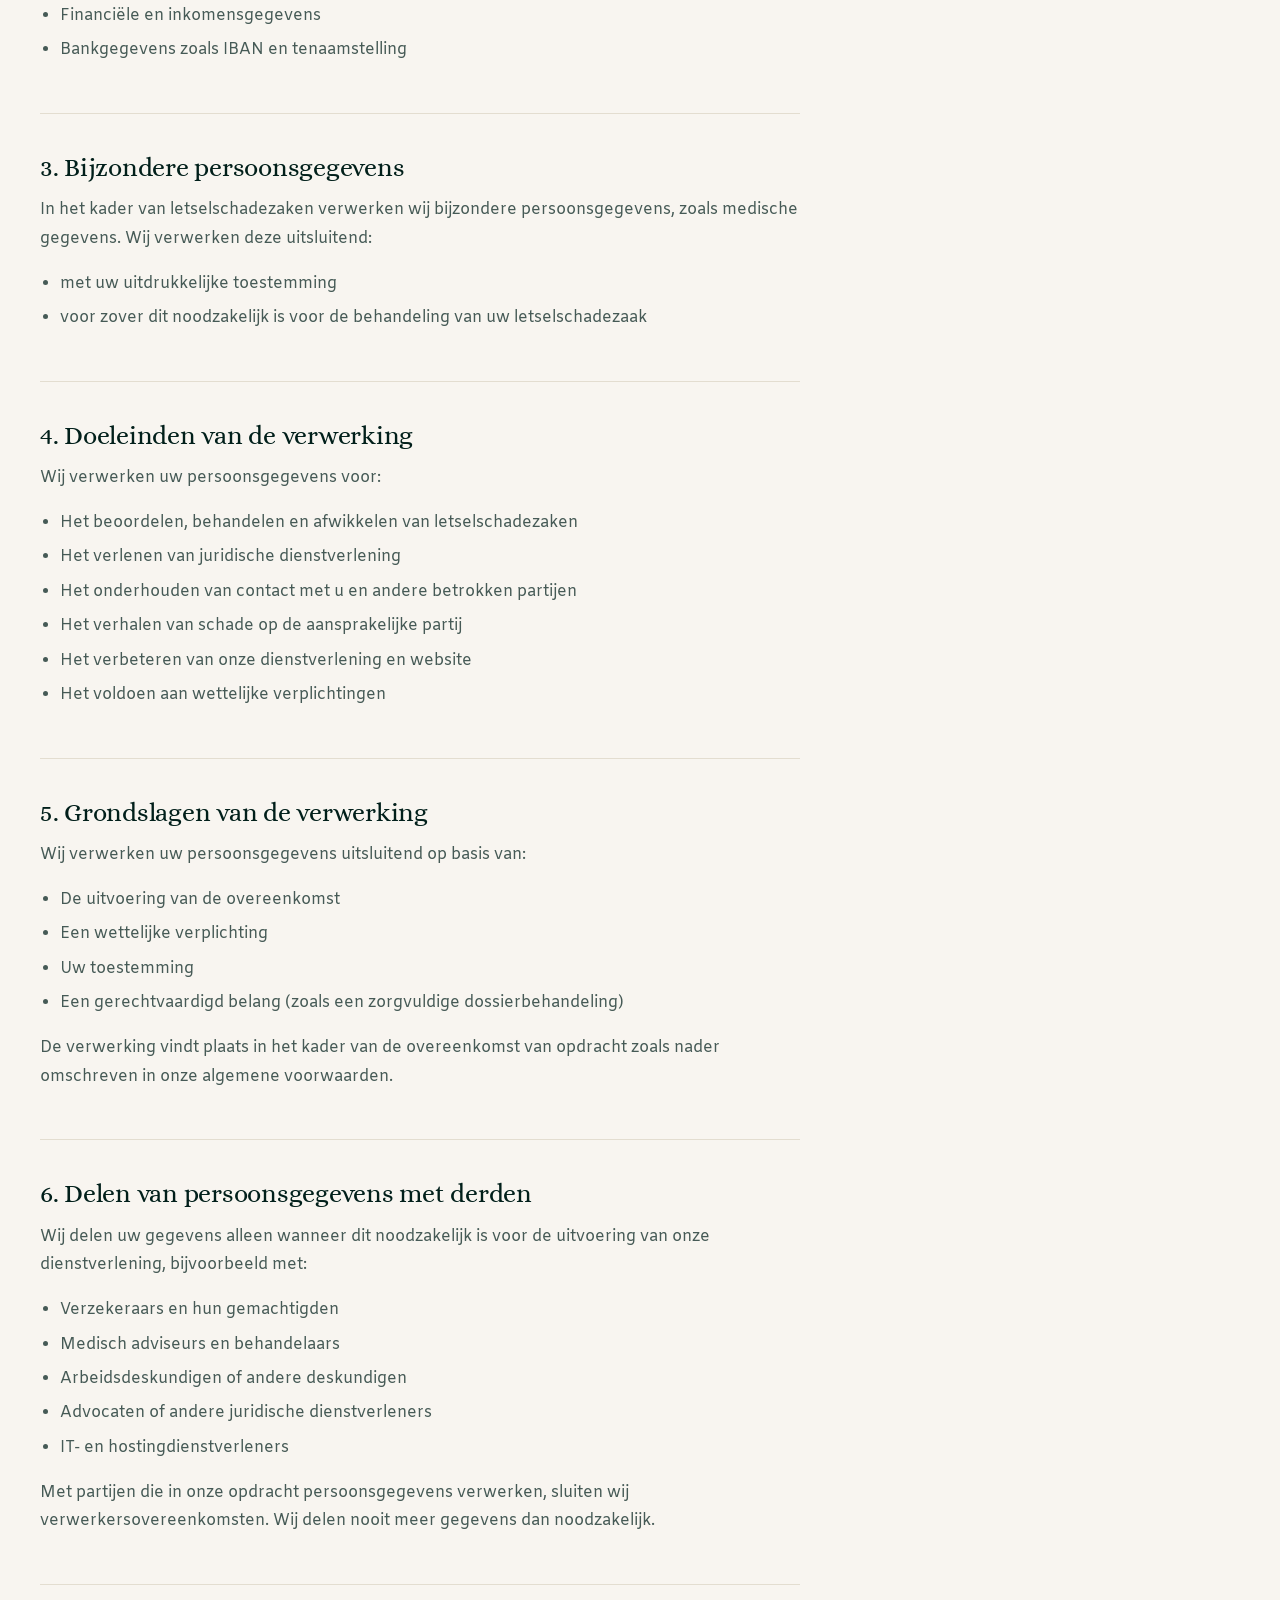
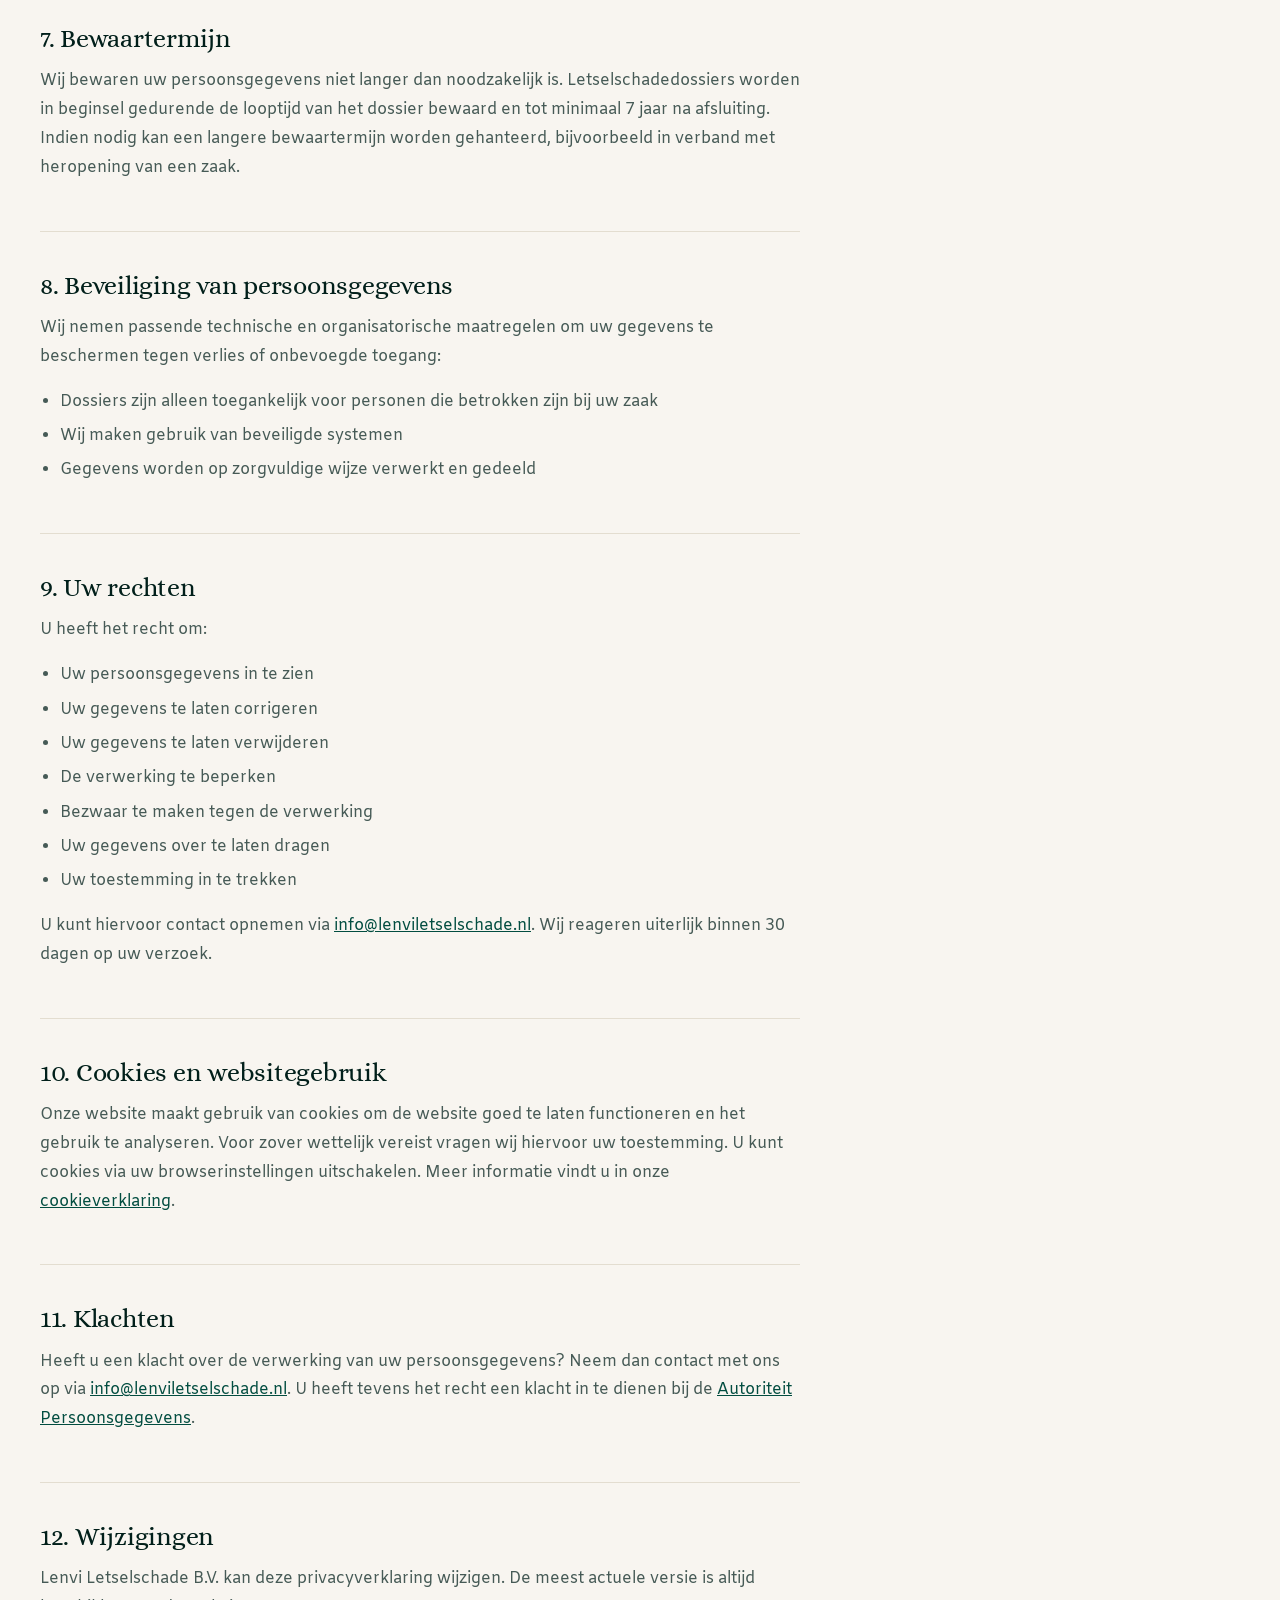
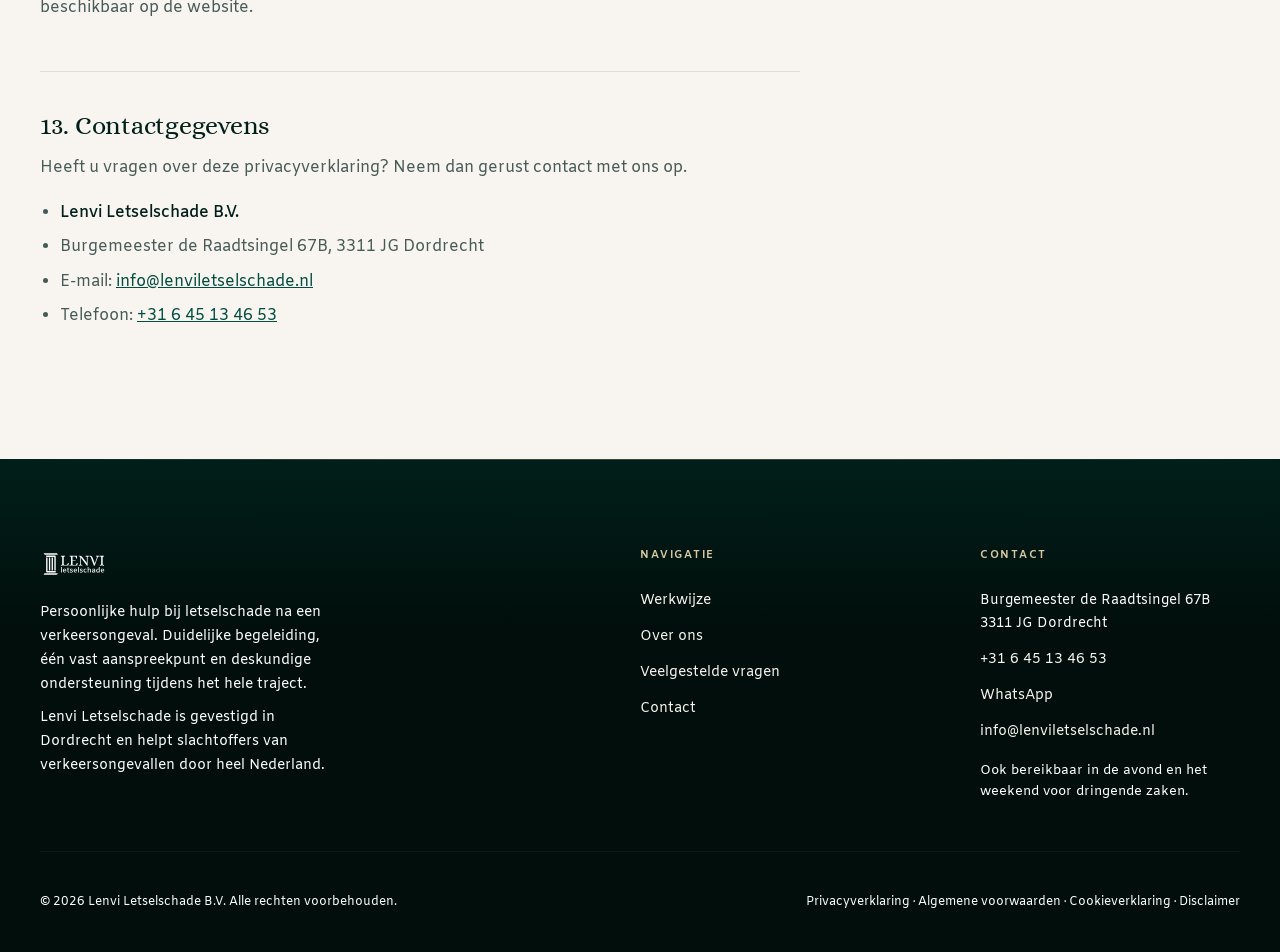
<file: privacy.html>
﻿<!DOCTYPE html>
<html lang="nl">
<head>
  <meta charset="UTF-8" /><meta name="viewport" content="width=device-width, initial-scale=1.0" />
  <title>Privacyverklaring — Lenvi Letselschade</title>
  <meta name="description" content="Privacyverklaring van Lenvi Letselschade B.V. — hoe wij omgaan met uw persoonsgegevens conform de AVG." />
  <meta name="theme-color" content="#024d40" />
  <link rel="icon" type="image/svg+xml" href="assets/icons/favicon.svg" />
  <link rel="stylesheet" href="css/variables.css?v=6" />
  <link rel="stylesheet" href="css/base.css?v=6" />
  <link rel="stylesheet" href="css/components.css?v=6" />
  <link rel="stylesheet" href="css/layout.css?v=6" />
  <link rel="stylesheet" href="css/pages.css?v=6" />
</head>
<body>
<div id="scrollBar"></div>
<div class="mobile-nav-backdrop" id="navBackdrop"></div>
<nav class="mobile-nav" id="mobileNav" aria-hidden="true">
  <div class="mobile-nav-header">
    <a href="index.html"><img src="assets/icons/logo-wit.svg" alt="Lenvi" class="mobile-nav-logo" /></a>
    <button class="mobile-nav-close" id="navClose" aria-label="Sluiten"><svg viewBox="0 0 24 24" fill="none" stroke="currentColor" stroke-width="2" stroke-linecap="round"><path d="M18 6L6 18M6 6l12 12"/></svg></button>
  </div>
  <div class="mobile-nav-links">
    <a href="werkwijze.html">Werkwijze</a>
    <a href="over.html">Over ons</a>
    <a href="faq.html">FAQ</a>
    <a href="contact.html">Contact</a>
  </div>
  <div class="mobile-nav-footer">
    <a href="contact.html" class="btn btn-gold mobile-nav-cta">Meld uw letselschade <svg viewBox="0 0 16 16" fill="none" stroke="currentColor" stroke-width="2" stroke-linecap="round"><path d="M3 8h10M9 4l4 4-4 4"/></svg></a>
    <a href="tel:0645134653" class="mobile-nav-tel"><svg viewBox="0 0 16 16" fill="currentColor"><path d="M13.6 10.5l-2-2a1 1 0 00-1.4 0l-.8.8a8.3 8.3 0 01-2.7-2.7l.8-.8a1 1 0 000-1.4l-2-2a1 1 0 00-1.4 0L2.6 3.8C1.9 4.5 1.7 5.5 2 6.5c1.1 3.6 6 8.5 9.6 9.6 1 .3 2 .1 2.7-.6l1.4-1.5a1 1 0 000-1.5z"/></svg>06 45 13 46 53</a>
  </div>
</nav>
<header class="site-header" id="siteHeader">
  <div class="container"><div class="nav-inner">
    <a href="index.html" class="nav-logo"><img src="assets/icons/logo-wit.svg" alt="Lenvi Letselschade" /></a>
    <nav class="nav-links"><a href="werkwijze.html">Werkwijze</a><a href="over.html">Over ons</a><a href="faq.html">Veelgestelde vragen</a><a href="contact.html">Contact</a></nav>
    <a href="contact.html" class="btn btn-gold nav-cta">Meld uw letselschade <svg viewBox="0 0 16 16" fill="none" stroke="currentColor" stroke-width="2.2" stroke-linecap="round"><path d="M3 8h10M9 4l4 4-4 4"/></svg></a>
    <button class="hamburger" id="hamburger" aria-label="Menu" aria-expanded="false"><span></span><span></span><span></span></button>
  </div></div>
</header>

<section class="page-hero">
  <div class="page-hero-overlay"></div>
  <div class="page-hero-deco">P</div>
  <div class="container page-hero-content">
    <h1 class="reveal d1">Privacyverklaring</h1>
  </div>
</section>

<section class="legal-body">
  <div class="container">
    <div class="legal-wrap">

      <span class="legal-meta">Laatste update: juli 2026</span>

      <p>Bij Lenvi Letselschade B.V. vinden wij het belangrijk dat uw persoonsgegevens zorgvuldig en vertrouwelijk worden behandeld. In deze privacyverklaring leggen wij uit welke gegevens wij verwerken, waarom wij dit doen en wat uw rechten zijn. Deze privacyverklaring is opgesteld in overeenstemming met de Algemene Verordening Gegevensbescherming (AVG).</p>

      <h2>1. Verantwoordelijke</h2>
      <p>Lenvi Letselschade B.V. is verantwoordelijk voor de verwerking van persoonsgegevens.</p>
      <ul>
        <li><strong>Lenvi Letselschade B.V.</strong></li>
        <li>Burgemeester de Raadtsingel 67B, 3311 JG Dordrecht</li>
        <li>E-mail: <a href="mailto:info@lenviletselschade.nl">info@lenviletselschade.nl</a></li>
        <li>Telefoon: <a href="tel:0645134653">+31 6 45 13 46 53</a></li>
      </ul>

      <h2>2. Persoonsgegevens die wij verwerken</h2>
      <p>Wij verwerken persoonsgegevens die:</p>
      <ul>
        <li>door u zelf aan ons worden verstrekt</li>
        <li>wij verkrijgen in het kader van onze dienstverlening</li>
        <li>afkomstig zijn van derden, zoals verzekeraars, wederpartijen of deskundigen</li>
        <li>afkomstig zijn uit openbare bronnen</li>
      </ul>
      <p>Wij verwerken onder andere:</p>
      <ul>
        <li>Naam, adres en woonplaats</li>
        <li>Telefoonnummer en e-mailadres</li>
        <li>Geboortedatum</li>
        <li>Gegevens over het verkeersongeval</li>
        <li>Correspondentie en overige informatie die u met ons deelt</li>
        <li>Medische gegevens</li>
        <li>Financiële en inkomensgegevens</li>
        <li>Bankgegevens zoals IBAN en tenaamstelling</li>
      </ul>

      <h2>3. Bijzondere persoonsgegevens</h2>
      <p>In het kader van letselschadezaken verwerken wij bijzondere persoonsgegevens, zoals medische gegevens. Wij verwerken deze uitsluitend:</p>
      <ul>
        <li>met uw uitdrukkelijke toestemming</li>
        <li>voor zover dit noodzakelijk is voor de behandeling van uw letselschadezaak</li>
      </ul>

      <h2>4. Doeleinden van de verwerking</h2>
      <p>Wij verwerken uw persoonsgegevens voor:</p>
      <ul>
        <li>Het beoordelen, behandelen en afwikkelen van letselschadezaken</li>
        <li>Het verlenen van juridische dienstverlening</li>
        <li>Het onderhouden van contact met u en andere betrokken partijen</li>
        <li>Het verhalen van schade op de aansprakelijke partij</li>
        <li>Het verbeteren van onze dienstverlening en website</li>
        <li>Het voldoen aan wettelijke verplichtingen</li>
      </ul>

      <h2>5. Grondslagen van de verwerking</h2>
      <p>Wij verwerken uw persoonsgegevens uitsluitend op basis van:</p>
      <ul>
        <li>De uitvoering van de overeenkomst</li>
        <li>Een wettelijke verplichting</li>
        <li>Uw toestemming</li>
        <li>Een gerechtvaardigd belang (zoals een zorgvuldige dossierbehandeling)</li>
      </ul>
      <p>De verwerking vindt plaats in het kader van de overeenkomst van opdracht zoals nader omschreven in onze algemene voorwaarden.</p>

      <h2>6. Delen van persoonsgegevens met derden</h2>
      <p>Wij delen uw gegevens alleen wanneer dit noodzakelijk is voor de uitvoering van onze dienstverlening, bijvoorbeeld met:</p>
      <ul>
        <li>Verzekeraars en hun gemachtigden</li>
        <li>Medisch adviseurs en behandelaars</li>
        <li>Arbeidsdeskundigen of andere deskundigen</li>
        <li>Advocaten of andere juridische dienstverleners</li>
        <li>IT- en hostingdienstverleners</li>
      </ul>
      <p>Met partijen die in onze opdracht persoonsgegevens verwerken, sluiten wij verwerkersovereenkomsten. Wij delen nooit meer gegevens dan noodzakelijk.</p>

      <h2>7. Bewaartermijn</h2>
      <p>Wij bewaren uw persoonsgegevens niet langer dan noodzakelijk is. Letselschadedossiers worden in beginsel gedurende de looptijd van het dossier bewaard en tot minimaal 7 jaar na afsluiting. Indien nodig kan een langere bewaartermijn worden gehanteerd, bijvoorbeeld in verband met heropening van een zaak.</p>

      <h2>8. Beveiliging van persoonsgegevens</h2>
      <p>Wij nemen passende technische en organisatorische maatregelen om uw gegevens te beschermen tegen verlies of onbevoegde toegang:</p>
      <ul>
        <li>Dossiers zijn alleen toegankelijk voor personen die betrokken zijn bij uw zaak</li>
        <li>Wij maken gebruik van beveiligde systemen</li>
        <li>Gegevens worden op zorgvuldige wijze verwerkt en gedeeld</li>
      </ul>

      <h2>9. Uw rechten</h2>
      <p>U heeft het recht om:</p>
      <ul>
        <li>Uw persoonsgegevens in te zien</li>
        <li>Uw gegevens te laten corrigeren</li>
        <li>Uw gegevens te laten verwijderen</li>
        <li>De verwerking te beperken</li>
        <li>Bezwaar te maken tegen de verwerking</li>
        <li>Uw gegevens over te laten dragen</li>
        <li>Uw toestemming in te trekken</li>
      </ul>
      <p>U kunt hiervoor contact opnemen via <a href="mailto:info@lenviletselschade.nl">info@lenviletselschade.nl</a>. Wij reageren uiterlijk binnen 30 dagen op uw verzoek.</p>

      <h2>10. Cookies en websitegebruik</h2>
      <p>Onze website maakt gebruik van cookies om de website goed te laten functioneren en het gebruik te analyseren. Voor zover wettelijk vereist vragen wij hiervoor uw toestemming. U kunt cookies via uw browserinstellingen uitschakelen. Meer informatie vindt u in onze <a href="cookies.html">cookieverklaring</a>.</p>

      <h2>11. Klachten</h2>
      <p>Heeft u een klacht over de verwerking van uw persoonsgegevens? Neem dan contact met ons op via <a href="mailto:info@lenviletselschade.nl">info@lenviletselschade.nl</a>. U heeft tevens het recht een klacht in te dienen bij de <a href="https://www.autoriteitpersoonsgegevens.nl" target="_blank" rel="noopener">Autoriteit Persoonsgegevens</a>.</p>

      <h2>12. Wijzigingen</h2>
      <p>Lenvi Letselschade B.V. kan deze privacyverklaring wijzigen. De meest actuele versie is altijd beschikbaar op de website.</p>

      <h2>13. Contactgegevens</h2>
      <p>Heeft u vragen over deze privacyverklaring? Neem dan gerust contact met ons op.</p>
      <ul>
        <li><strong>Lenvi Letselschade B.V.</strong></li>
        <li>Burgemeester de Raadtsingel 67B, 3311 JG Dordrecht</li>
        <li>E-mail: <a href="mailto:info@lenviletselschade.nl">info@lenviletselschade.nl</a></li>
        <li>Telefoon: <a href="tel:0645134653">+31 6 45 13 46 53</a></li>
      </ul>

    </div>
  </div>
</section>

<footer><div class="container"><div class="footer-grid"><div><a href="index.html"><img src="assets/icons/logo-wit.svg" alt="Lenvi" class="footer-logo" /></a><p class="footer-tagline">Persoonlijke hulp bij letselschade na een verkeersongeval. Duidelijke begeleiding, één vast aanspreekpunt en deskundige ondersteuning tijdens het hele traject.</p><p class="footer-tagline" style="margin-top:0.6rem; color:rgba(248,245,240,0.38);">Lenvi Letselschade is gevestigd in Dordrecht en helpt slachtoffers van verkeersongevallen door heel Nederland.</p></div><div class="footer-col"><h5>Navigatie</h5><ul><li><a href="werkwijze.html">Werkwijze</a></li><li><a href="over.html">Over ons</a></li><li><a href="faq.html">Veelgestelde vragen</a></li><li><a href="contact.html">Contact</a></li></ul></div><div class="footer-col"><h5>Contact</h5><ul><li style="color:rgba(248,245,240,0.55); font-size:0.85rem; line-height:1.7;">Burgemeester de Raadtsingel 67B<br>3311 JG Dordrecht</li><li><a href="tel:0645134653">+31 6 45 13 46 53</a></li><li><a href="https://wa.me/31645134653">WhatsApp</a></li><li><a href="mailto:info@lenviletselschade.nl">info@lenviletselschade.nl</a></li><li style="color:rgba(248,245,240,0.38); font-size:0.82rem; margin-top:0.25rem;">Ook bereikbaar in de avond en het weekend voor dringende zaken.</li></ul></div></div><div class="footer-bottom"><span>© 2026 Lenvi Letselschade B.V. Alle rechten voorbehouden.</span><span><a href="privacy.html">Privacyverklaring</a> · <a href="voorwaarden.html">Algemene voorwaarden</a> · <a href="cookies.html">Cookieverklaring</a> · <a href="disclaimer.html">Disclaimer</a></span></div></div></footer>
<a href="tel:0645134653" class="tel-float" aria-label="Bel ons"><svg viewBox="0 0 24 24" fill="white"><path fill-rule="evenodd" d="M1.5 4.5a3 3 0 013-3h1.372c.86 0 1.61.586 1.819 1.42l1.105 4.423a1.875 1.875 0 01-.694 1.955l-1.293.97c-.135.101-.164.249-.126.352a11.285 11.285 0 006.697 6.697c.103.038.25.009.352-.126l.97-1.293a1.875 1.875 0 011.955-.694l4.423 1.105c.834.209 1.42.959 1.42 1.82V19.5a3 3 0 01-3 3h-2.25C8.552 22.5 1.5 15.448 1.5 6.75V4.5z" clip-rule="evenodd"/></svg></a>
<a href="https://wa.me/31645134653" class="wa-float" aria-label="WhatsApp"><svg viewBox="0 0 24 24"><path d="M17.472 14.382c-.297-.149-1.758-.867-2.03-.967-.273-.099-.471-.148-.67.15-.197.297-.767.966-.94 1.164-.173.199-.347.223-.644.075-.297-.15-1.255-.463-2.39-1.475-.883-.788-1.48-1.761-1.653-2.059-.173-.297-.018-.458.13-.606.134-.133.298-.347.446-.52.149-.174.198-.298.298-.497.099-.198.05-.371-.025-.52-.075-.149-.669-1.612-.916-2.207-.242-.579-.487-.5-.669-.51-.173-.008-.371-.01-.57-.01-.198 0-.52.074-.792.372-.272.297-1.04 1.016-1.04 2.479 0 1.462 1.065 2.875 1.213 3.074.149.198 2.096 3.2 5.077 4.487.709.306 1.262.489 1.694.625.712.227 1.36.195 1.871.118.571-.085 1.758-.719 2.006-1.413.248-.694.248-1.289.173-1.413-.074-.124-.272-.198-.57-.347m-5.421 7.403h-.004a9.87 9.87 0 01-5.031-1.378l-.361-.214-3.741.982.998-3.648-.235-.374a9.86 9.86 0 01-1.51-5.26c.001-5.45 4.436-9.884 9.888-9.884 2.64 0 5.122 1.03 6.988 2.898a9.825 9.825 0 012.893 6.994c-.003 5.45-4.437 9.884-9.885 9.884m8.413-18.297A11.815 11.815 0 0012.05 0C5.495 0 .16 5.335.157 11.892c0 2.096.547 4.142 1.588 5.945L.057 24l6.305-1.654a11.882 11.882 0 005.683 1.448h.005c6.554 0 11.89-5.335 11.893-11.893a11.821 11.821 0 00-3.48-8.413Z"/></svg></a>
<script src="js/main.js?v=6"></script>
</body></html>
</file>
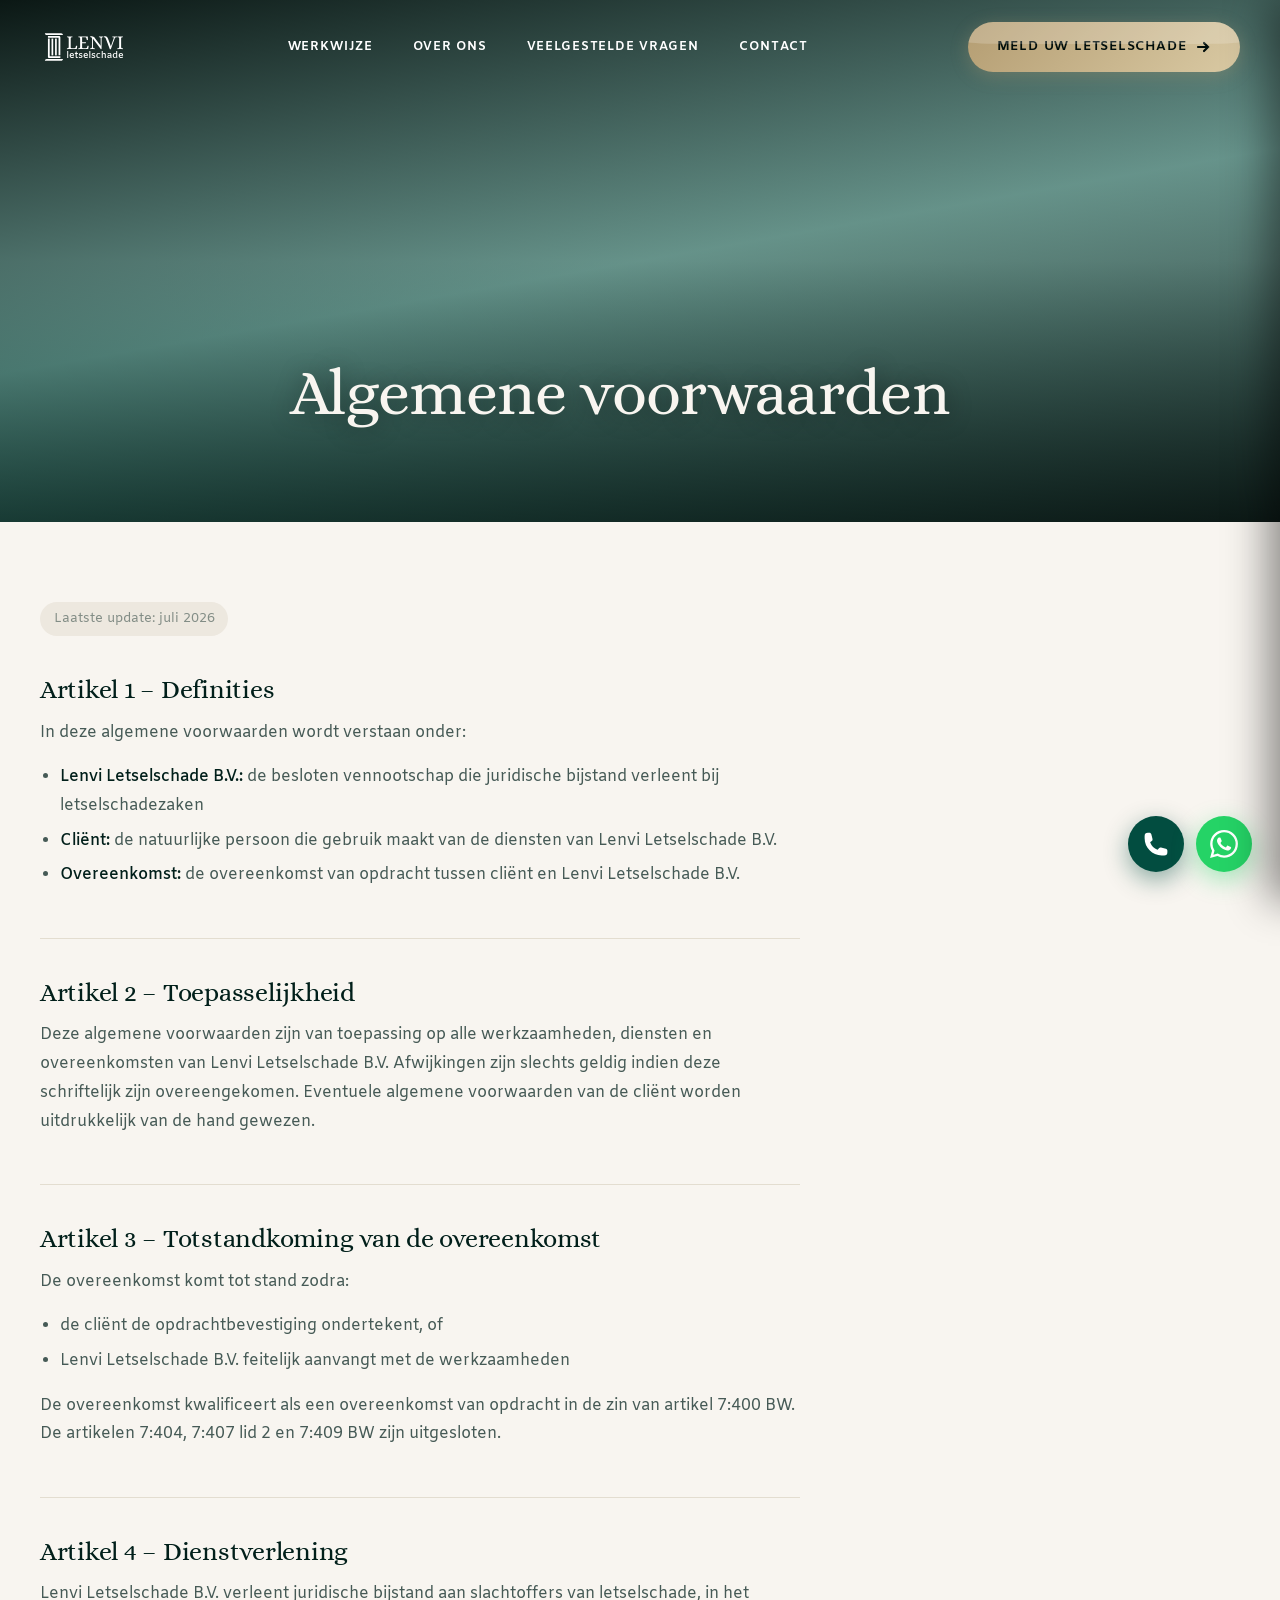
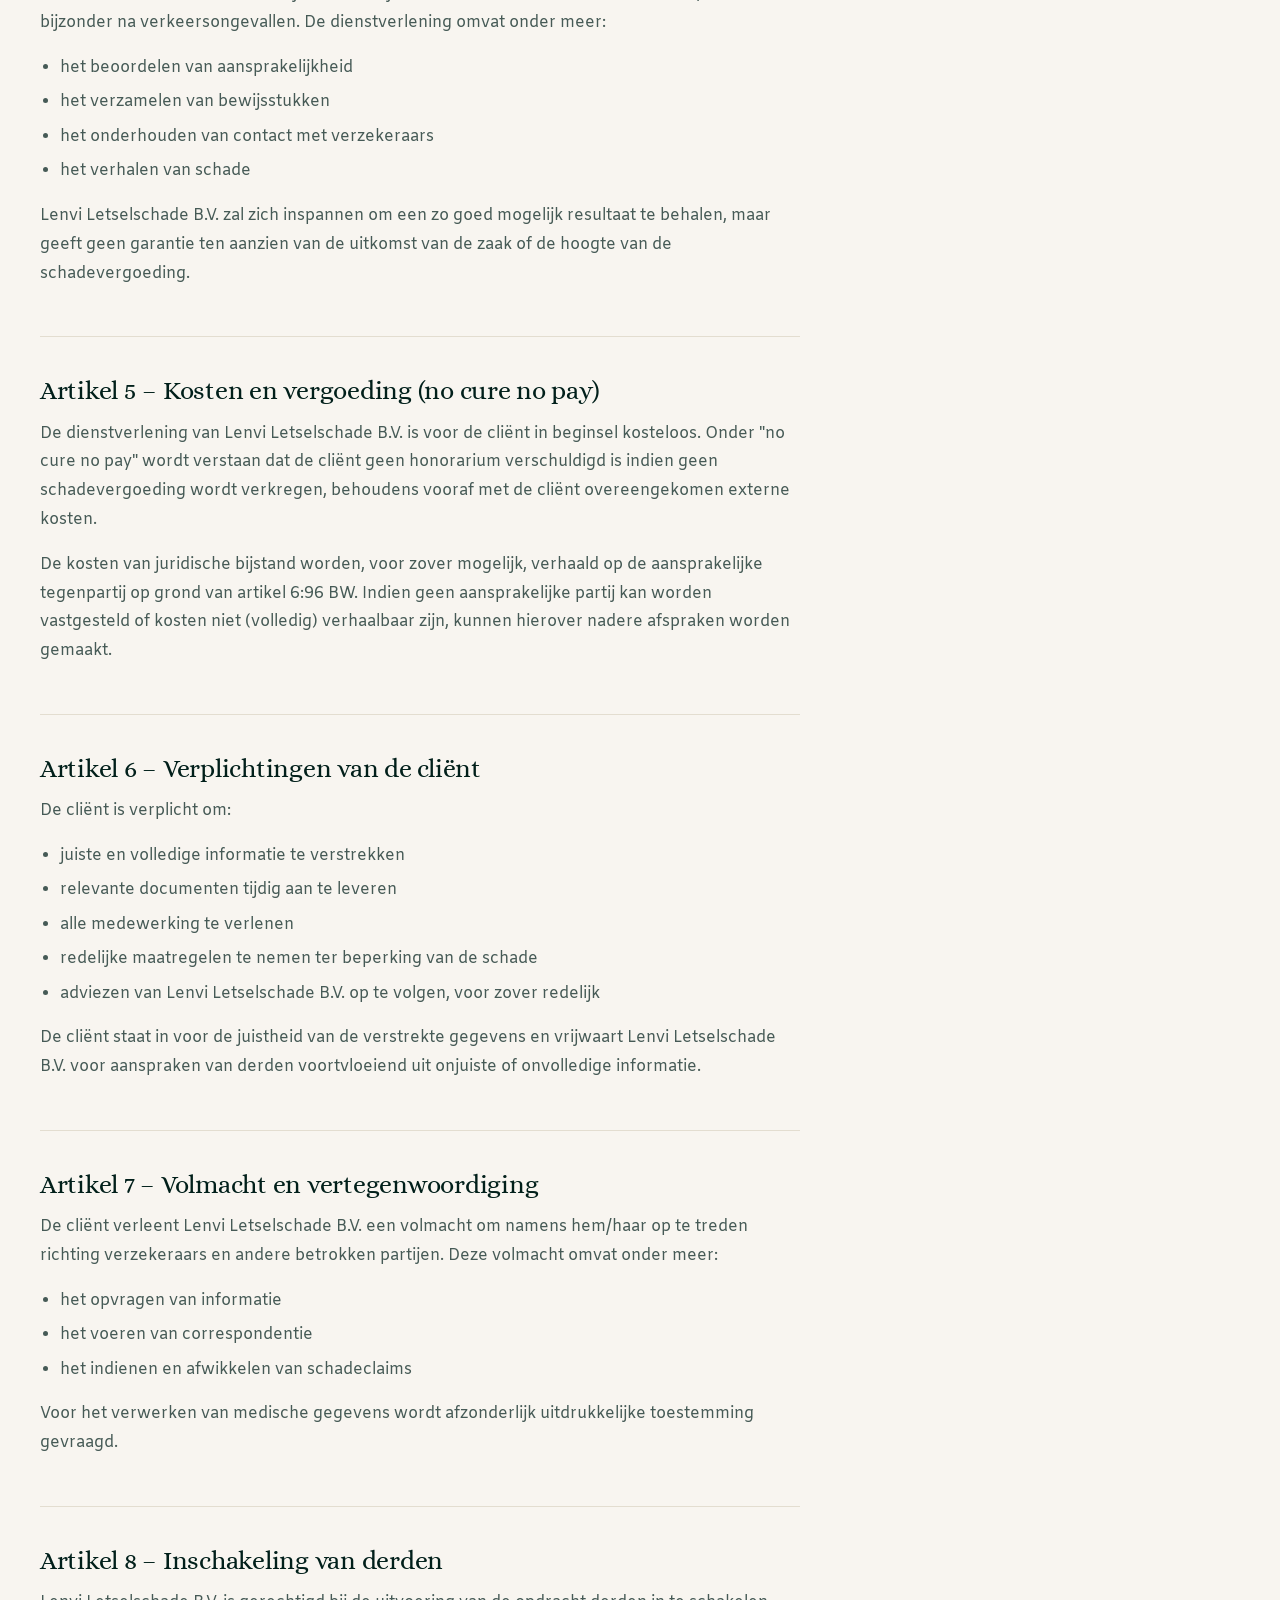
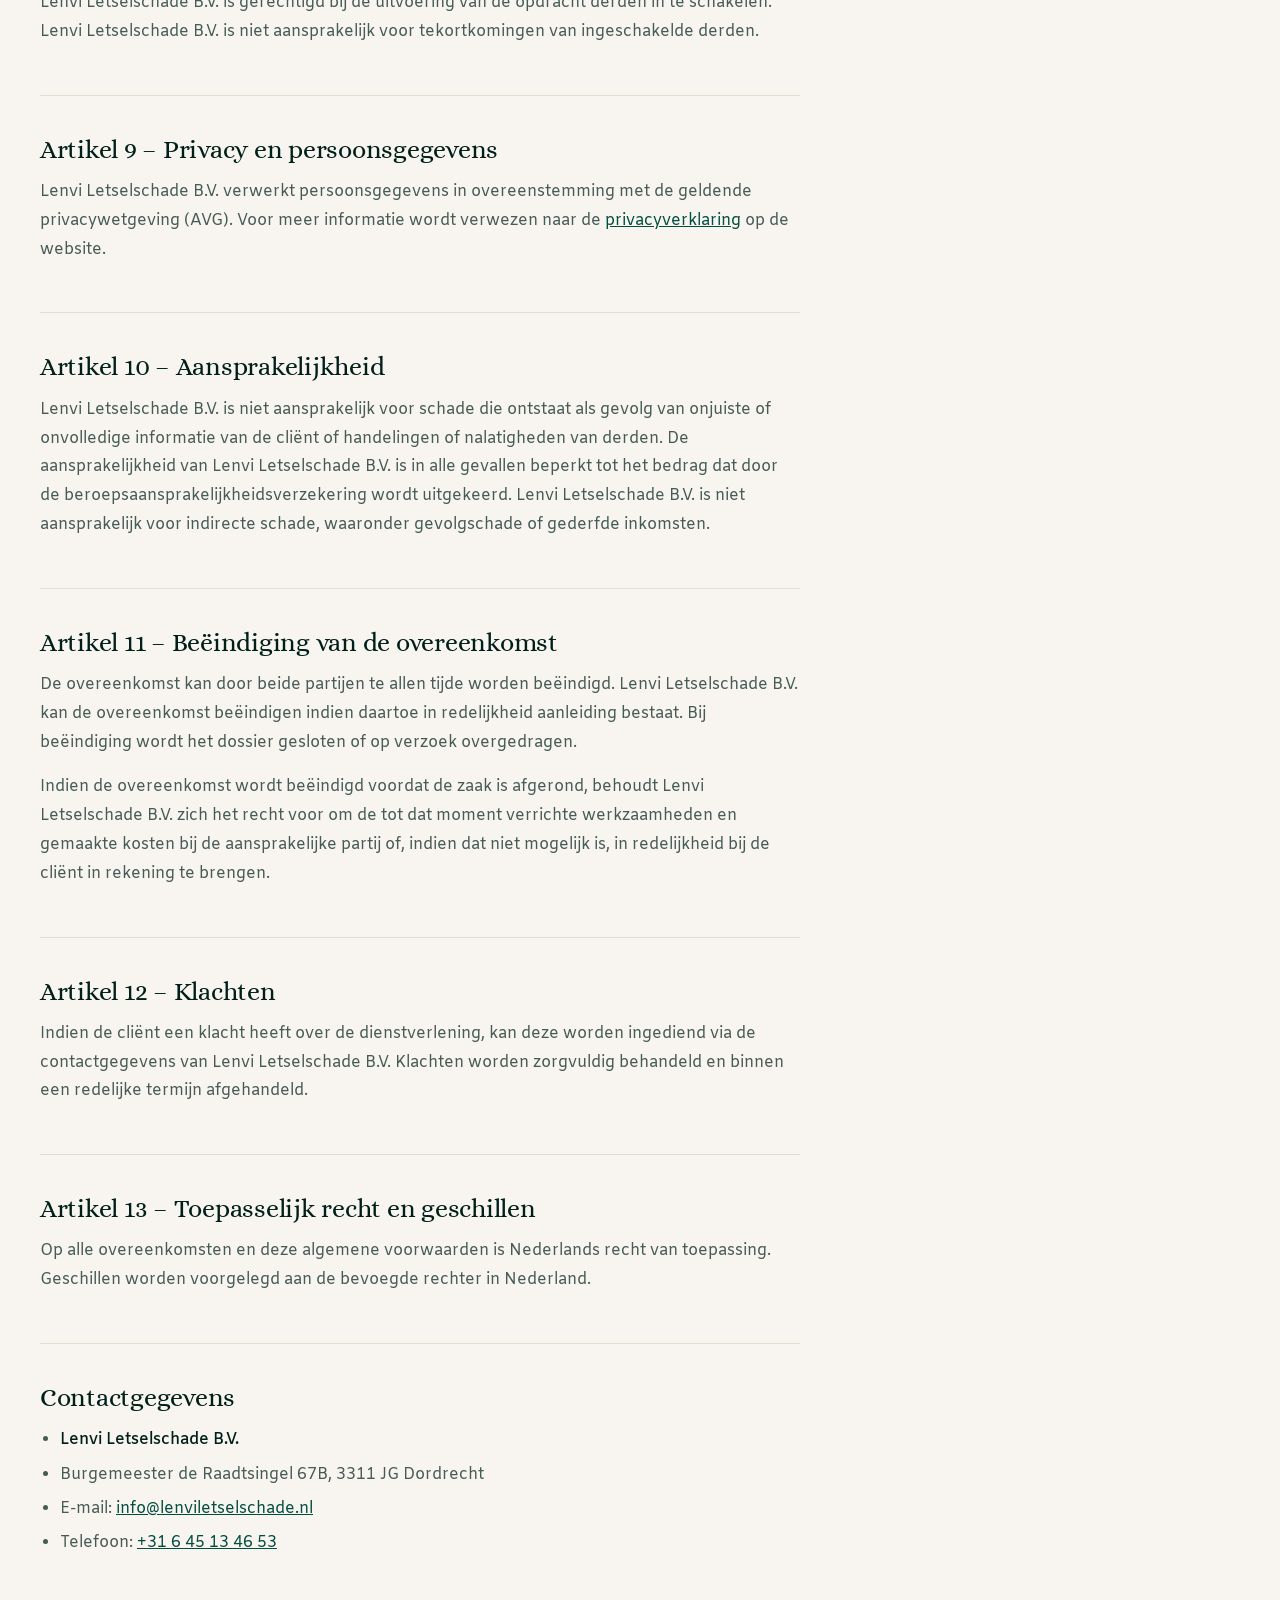
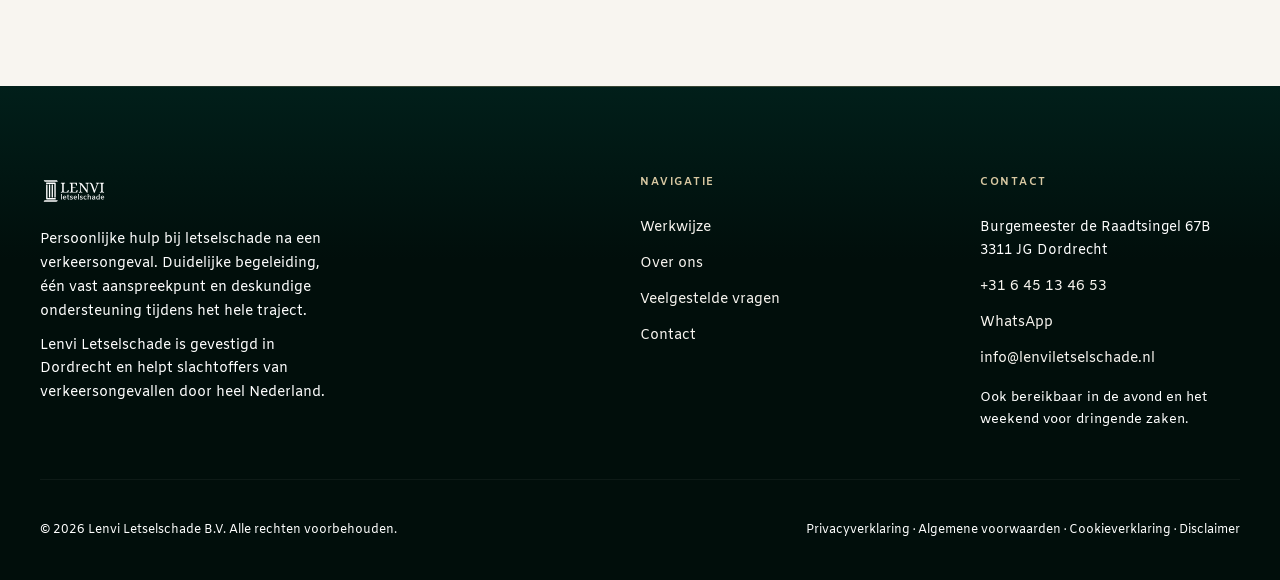
<file: voorwaarden.html>
﻿<!DOCTYPE html>
<html lang="nl">
<head>
  <meta charset="UTF-8" /><meta name="viewport" content="width=device-width, initial-scale=1.0" />
  <title>Algemene voorwaarden — Lenvi Letselschade</title>
  <meta name="description" content="Algemene voorwaarden van Lenvi Letselschade B.V." />
  <meta name="theme-color" content="#024d40" />
  <link rel="icon" type="image/svg+xml" href="assets/icons/favicon.svg" />
  <link rel="stylesheet" href="css/variables.css?v=6" />
  <link rel="stylesheet" href="css/base.css?v=6" />
  <link rel="stylesheet" href="css/components.css?v=6" />
  <link rel="stylesheet" href="css/layout.css?v=6" />
  <link rel="stylesheet" href="css/pages.css?v=6" />
</head>
<body>
<div id="scrollBar"></div>
<div class="mobile-nav-backdrop" id="navBackdrop"></div>
<nav class="mobile-nav" id="mobileNav" aria-hidden="true">
  <div class="mobile-nav-header">
    <a href="index.html"><img src="assets/icons/logo-wit.svg" alt="Lenvi" class="mobile-nav-logo" /></a>
    <button class="mobile-nav-close" id="navClose" aria-label="Sluiten"><svg viewBox="0 0 24 24" fill="none" stroke="currentColor" stroke-width="2" stroke-linecap="round"><path d="M18 6L6 18M6 6l12 12"/></svg></button>
  </div>
  <div class="mobile-nav-links">
    <a href="werkwijze.html">Werkwijze</a>
    <a href="over.html">Over ons</a>
    <a href="faq.html">FAQ</a>
    <a href="contact.html">Contact</a>
  </div>
  <div class="mobile-nav-footer">
    <a href="contact.html" class="btn btn-gold mobile-nav-cta">Meld uw letselschade <svg viewBox="0 0 16 16" fill="none" stroke="currentColor" stroke-width="2" stroke-linecap="round"><path d="M3 8h10M9 4l4 4-4 4"/></svg></a>
    <a href="tel:0645134653" class="mobile-nav-tel"><svg viewBox="0 0 16 16" fill="currentColor"><path d="M13.6 10.5l-2-2a1 1 0 00-1.4 0l-.8.8a8.3 8.3 0 01-2.7-2.7l.8-.8a1 1 0 000-1.4l-2-2a1 1 0 00-1.4 0L2.6 3.8C1.9 4.5 1.7 5.5 2 6.5c1.1 3.6 6 8.5 9.6 9.6 1 .3 2 .1 2.7-.6l1.4-1.5a1 1 0 000-1.5z"/></svg>06 45 13 46 53</a>
  </div>
</nav>
<header class="site-header" id="siteHeader">
  <div class="container"><div class="nav-inner">
    <a href="index.html" class="nav-logo"><img src="assets/icons/logo-wit.svg" alt="Lenvi Letselschade" /></a>
    <nav class="nav-links"><a href="werkwijze.html">Werkwijze</a><a href="over.html">Over ons</a><a href="faq.html">Veelgestelde vragen</a><a href="contact.html">Contact</a></nav>
    <a href="contact.html" class="btn btn-gold nav-cta">Meld uw letselschade <svg viewBox="0 0 16 16" fill="none" stroke="currentColor" stroke-width="2.2" stroke-linecap="round"><path d="M3 8h10M9 4l4 4-4 4"/></svg></a>
    <button class="hamburger" id="hamburger" aria-label="Menu" aria-expanded="false"><span></span><span></span><span></span></button>
  </div></div>
</header>

<section class="page-hero">
  <div class="page-hero-overlay"></div>
  <div class="page-hero-deco">V</div>
  <div class="container page-hero-content">
    <h1 class="reveal d1">Algemene voorwaarden</h1>
  </div>
</section>

<section class="legal-body">
  <div class="container">
    <div class="legal-wrap">

      <span class="legal-meta">Laatste update: juli 2026</span>

      <h2>Artikel 1 – Definities</h2>
      <p>In deze algemene voorwaarden wordt verstaan onder:</p>
      <ul>
        <li><strong>Lenvi Letselschade B.V.:</strong> de besloten vennootschap die juridische bijstand verleent bij letselschadezaken</li>
        <li><strong>Cliënt:</strong> de natuurlijke persoon die gebruik maakt van de diensten van Lenvi Letselschade B.V.</li>
        <li><strong>Overeenkomst:</strong> de overeenkomst van opdracht tussen cliënt en Lenvi Letselschade B.V.</li>
      </ul>

      <h2>Artikel 2 – Toepasselijkheid</h2>
      <p>Deze algemene voorwaarden zijn van toepassing op alle werkzaamheden, diensten en overeenkomsten van Lenvi Letselschade B.V. Afwijkingen zijn slechts geldig indien deze schriftelijk zijn overeengekomen. Eventuele algemene voorwaarden van de cliënt worden uitdrukkelijk van de hand gewezen.</p>

      <h2>Artikel 3 – Totstandkoming van de overeenkomst</h2>
      <p>De overeenkomst komt tot stand zodra:</p>
      <ul>
        <li>de cliënt de opdrachtbevestiging ondertekent, of</li>
        <li>Lenvi Letselschade B.V. feitelijk aanvangt met de werkzaamheden</li>
      </ul>
      <p>De overeenkomst kwalificeert als een overeenkomst van opdracht in de zin van artikel 7:400 BW. De artikelen 7:404, 7:407 lid 2 en 7:409 BW zijn uitgesloten.</p>

      <h2>Artikel 4 – Dienstverlening</h2>
      <p>Lenvi Letselschade B.V. verleent juridische bijstand aan slachtoffers van letselschade, in het bijzonder na verkeersongevallen. De dienstverlening omvat onder meer:</p>
      <ul>
        <li>het beoordelen van aansprakelijkheid</li>
        <li>het verzamelen van bewijsstukken</li>
        <li>het onderhouden van contact met verzekeraars</li>
        <li>het verhalen van schade</li>
      </ul>
      <p>Lenvi Letselschade B.V. zal zich inspannen om een zo goed mogelijk resultaat te behalen, maar geeft geen garantie ten aanzien van de uitkomst van de zaak of de hoogte van de schadevergoeding.</p>

      <h2>Artikel 5 – Kosten en vergoeding (no cure no pay)</h2>
      <p>De dienstverlening van Lenvi Letselschade B.V. is voor de cliënt in beginsel kosteloos. Onder "no cure no pay" wordt verstaan dat de cliënt geen honorarium verschuldigd is indien geen schadevergoeding wordt verkregen, behoudens vooraf met de cliënt overeengekomen externe kosten.</p>
      <p>De kosten van juridische bijstand worden, voor zover mogelijk, verhaald op de aansprakelijke tegenpartij op grond van artikel 6:96 BW. Indien geen aansprakelijke partij kan worden vastgesteld of kosten niet (volledig) verhaalbaar zijn, kunnen hierover nadere afspraken worden gemaakt.</p>

      <h2>Artikel 6 – Verplichtingen van de cliënt</h2>
      <p>De cliënt is verplicht om:</p>
      <ul>
        <li>juiste en volledige informatie te verstrekken</li>
        <li>relevante documenten tijdig aan te leveren</li>
        <li>alle medewerking te verlenen</li>
        <li>redelijke maatregelen te nemen ter beperking van de schade</li>
        <li>adviezen van Lenvi Letselschade B.V. op te volgen, voor zover redelijk</li>
      </ul>
      <p>De cliënt staat in voor de juistheid van de verstrekte gegevens en vrijwaart Lenvi Letselschade B.V. voor aanspraken van derden voortvloeiend uit onjuiste of onvolledige informatie.</p>

      <h2>Artikel 7 – Volmacht en vertegenwoordiging</h2>
      <p>De cliënt verleent Lenvi Letselschade B.V. een volmacht om namens hem/haar op te treden richting verzekeraars en andere betrokken partijen. Deze volmacht omvat onder meer:</p>
      <ul>
        <li>het opvragen van informatie</li>
        <li>het voeren van correspondentie</li>
        <li>het indienen en afwikkelen van schadeclaims</li>
      </ul>
      <p>Voor het verwerken van medische gegevens wordt afzonderlijk uitdrukkelijke toestemming gevraagd.</p>

      <h2>Artikel 8 – Inschakeling van derden</h2>
      <p>Lenvi Letselschade B.V. is gerechtigd bij de uitvoering van de opdracht derden in te schakelen. Lenvi Letselschade B.V. is niet aansprakelijk voor tekortkomingen van ingeschakelde derden.</p>

      <h2>Artikel 9 – Privacy en persoonsgegevens</h2>
      <p>Lenvi Letselschade B.V. verwerkt persoonsgegevens in overeenstemming met de geldende privacywetgeving (AVG). Voor meer informatie wordt verwezen naar de <a href="privacy.html">privacyverklaring</a> op de website.</p>

      <h2>Artikel 10 – Aansprakelijkheid</h2>
      <p>Lenvi Letselschade B.V. is niet aansprakelijk voor schade die ontstaat als gevolg van onjuiste of onvolledige informatie van de cliënt of handelingen of nalatigheden van derden. De aansprakelijkheid van Lenvi Letselschade B.V. is in alle gevallen beperkt tot het bedrag dat door de beroepsaansprakelijkheidsverzekering wordt uitgekeerd. Lenvi Letselschade B.V. is niet aansprakelijk voor indirecte schade, waaronder gevolgschade of gederfde inkomsten.</p>

      <h2>Artikel 11 – Beëindiging van de overeenkomst</h2>
      <p>De overeenkomst kan door beide partijen te allen tijde worden beëindigd. Lenvi Letselschade B.V. kan de overeenkomst beëindigen indien daartoe in redelijkheid aanleiding bestaat. Bij beëindiging wordt het dossier gesloten of op verzoek overgedragen.</p>
      <p>Indien de overeenkomst wordt beëindigd voordat de zaak is afgerond, behoudt Lenvi Letselschade B.V. zich het recht voor om de tot dat moment verrichte werkzaamheden en gemaakte kosten bij de aansprakelijke partij of, indien dat niet mogelijk is, in redelijkheid bij de cliënt in rekening te brengen.</p>

      <h2>Artikel 12 – Klachten</h2>
      <p>Indien de cliënt een klacht heeft over de dienstverlening, kan deze worden ingediend via de contactgegevens van Lenvi Letselschade B.V. Klachten worden zorgvuldig behandeld en binnen een redelijke termijn afgehandeld.</p>

      <h2>Artikel 13 – Toepasselijk recht en geschillen</h2>
      <p>Op alle overeenkomsten en deze algemene voorwaarden is Nederlands recht van toepassing. Geschillen worden voorgelegd aan de bevoegde rechter in Nederland.</p>

      <h2>Contactgegevens</h2>
      <ul>
        <li><strong>Lenvi Letselschade B.V.</strong></li>
        <li>Burgemeester de Raadtsingel 67B, 3311 JG Dordrecht</li>
        <li>E-mail: <a href="mailto:info@lenviletselschade.nl">info@lenviletselschade.nl</a></li>
        <li>Telefoon: <a href="tel:0645134653">+31 6 45 13 46 53</a></li>
      </ul>

    </div>
  </div>
</section>

<footer><div class="container"><div class="footer-grid"><div><a href="index.html"><img src="assets/icons/logo-wit.svg" alt="Lenvi" class="footer-logo" /></a><p class="footer-tagline">Persoonlijke hulp bij letselschade na een verkeersongeval. Duidelijke begeleiding, één vast aanspreekpunt en deskundige ondersteuning tijdens het hele traject.</p><p class="footer-tagline" style="margin-top:0.6rem; color:rgba(248,245,240,0.38);">Lenvi Letselschade is gevestigd in Dordrecht en helpt slachtoffers van verkeersongevallen door heel Nederland.</p></div><div class="footer-col"><h5>Navigatie</h5><ul><li><a href="werkwijze.html">Werkwijze</a></li><li><a href="over.html">Over ons</a></li><li><a href="faq.html">Veelgestelde vragen</a></li><li><a href="contact.html">Contact</a></li></ul></div><div class="footer-col"><h5>Contact</h5><ul><li style="color:rgba(248,245,240,0.55); font-size:0.85rem; line-height:1.7;">Burgemeester de Raadtsingel 67B<br>3311 JG Dordrecht</li><li><a href="tel:0645134653">+31 6 45 13 46 53</a></li><li><a href="https://wa.me/31645134653">WhatsApp</a></li><li><a href="mailto:info@lenviletselschade.nl">info@lenviletselschade.nl</a></li><li style="color:rgba(248,245,240,0.38); font-size:0.82rem; margin-top:0.25rem;">Ook bereikbaar in de avond en het weekend voor dringende zaken.</li></ul></div></div><div class="footer-bottom"><span>© 2026 Lenvi Letselschade B.V. Alle rechten voorbehouden.</span><span><a href="privacy.html">Privacyverklaring</a> · <a href="voorwaarden.html">Algemene voorwaarden</a> · <a href="cookies.html">Cookieverklaring</a> · <a href="disclaimer.html">Disclaimer</a></span></div></div></footer>
<a href="tel:0645134653" class="tel-float" aria-label="Bel ons"><svg viewBox="0 0 24 24" fill="white"><path fill-rule="evenodd" d="M1.5 4.5a3 3 0 013-3h1.372c.86 0 1.61.586 1.819 1.42l1.105 4.423a1.875 1.875 0 01-.694 1.955l-1.293.97c-.135.101-.164.249-.126.352a11.285 11.285 0 006.697 6.697c.103.038.25.009.352-.126l.97-1.293a1.875 1.875 0 011.955-.694l4.423 1.105c.834.209 1.42.959 1.42 1.82V19.5a3 3 0 01-3 3h-2.25C8.552 22.5 1.5 15.448 1.5 6.75V4.5z" clip-rule="evenodd"/></svg></a>
<a href="https://wa.me/31645134653" class="wa-float" aria-label="WhatsApp"><svg viewBox="0 0 24 24"><path d="M17.472 14.382c-.297-.149-1.758-.867-2.03-.967-.273-.099-.471-.148-.67.15-.197.297-.767.966-.94 1.164-.173.199-.347.223-.644.075-.297-.15-1.255-.463-2.39-1.475-.883-.788-1.48-1.761-1.653-2.059-.173-.297-.018-.458.13-.606.134-.133.298-.347.446-.52.149-.174.198-.298.298-.497.099-.198.05-.371-.025-.52-.075-.149-.669-1.612-.916-2.207-.242-.579-.487-.5-.669-.51-.173-.008-.371-.01-.57-.01-.198 0-.52.074-.792.372-.272.297-1.04 1.016-1.04 2.479 0 1.462 1.065 2.875 1.213 3.074.149.198 2.096 3.2 5.077 4.487.709.306 1.262.489 1.694.625.712.227 1.36.195 1.871.118.571-.085 1.758-.719 2.006-1.413.248-.694.248-1.289.173-1.413-.074-.124-.272-.198-.57-.347m-5.421 7.403h-.004a9.87 9.87 0 01-5.031-1.378l-.361-.214-3.741.982.998-3.648-.235-.374a9.86 9.86 0 01-1.51-5.26c.001-5.45 4.436-9.884 9.888-9.884 2.64 0 5.122 1.03 6.988 2.898a9.825 9.825 0 012.893 6.994c-.003 5.45-4.437 9.884-9.885 9.884m8.413-18.297A11.815 11.815 0 0012.05 0C5.495 0 .16 5.335.157 11.892c0 2.096.547 4.142 1.588 5.945L.057 24l6.305-1.654a11.882 11.882 0 005.683 1.448h.005c6.554 0 11.89-5.335 11.893-11.893a11.821 11.821 0 00-3.48-8.413Z"/></svg></a>
<script src="js/main.js?v=6"></script>
</body></html>
</file>
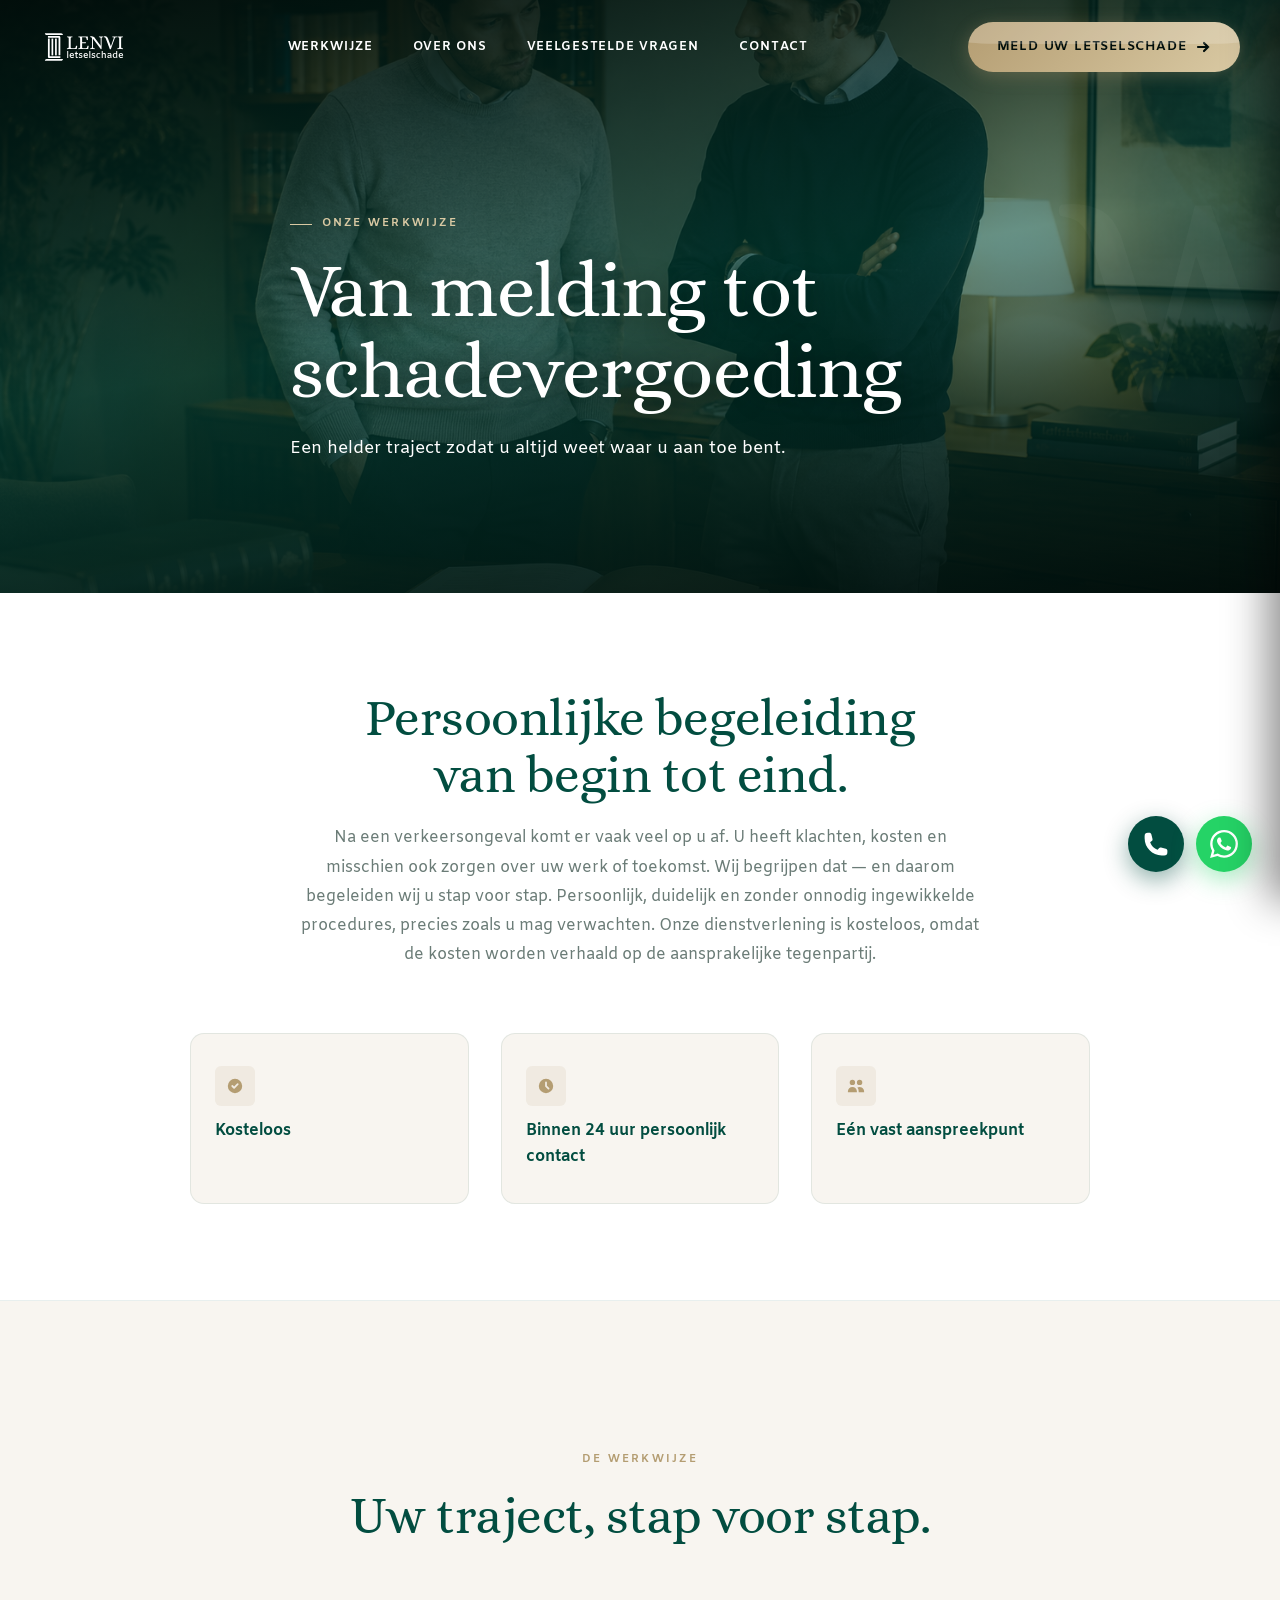
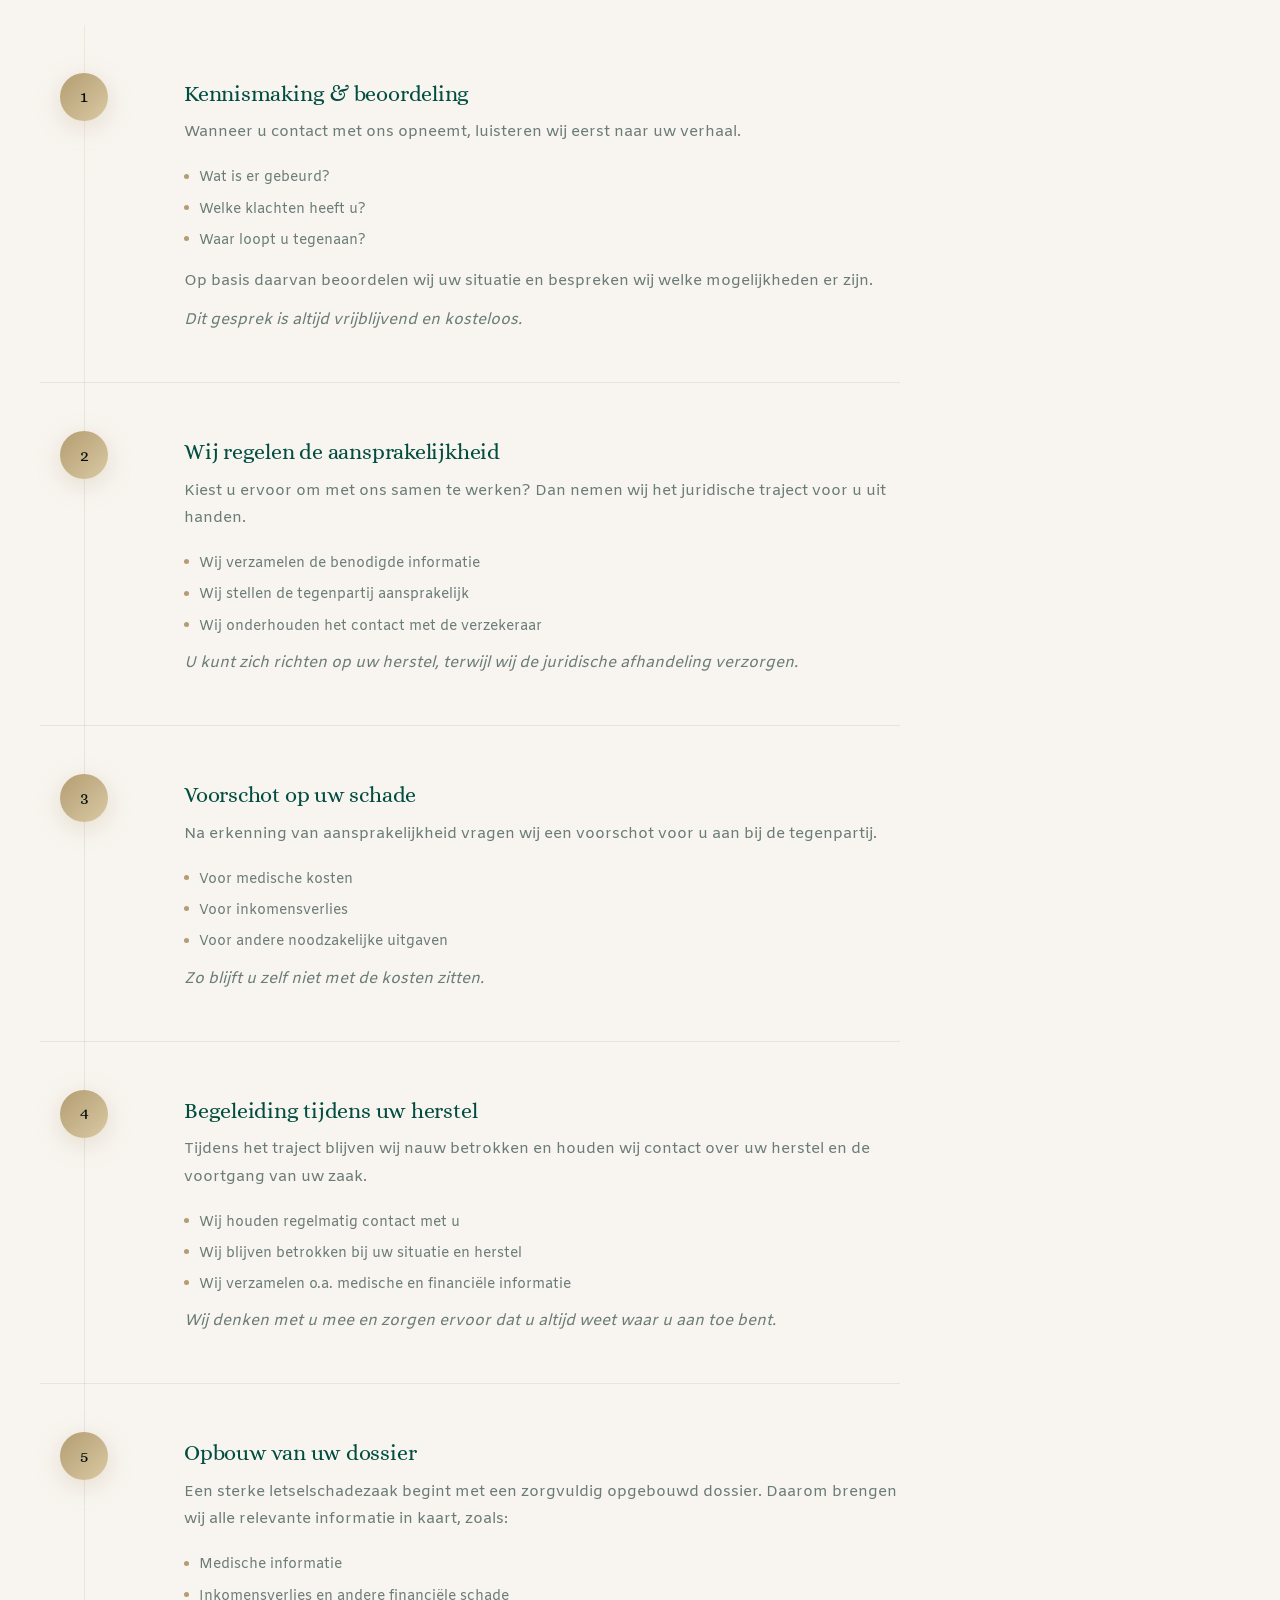
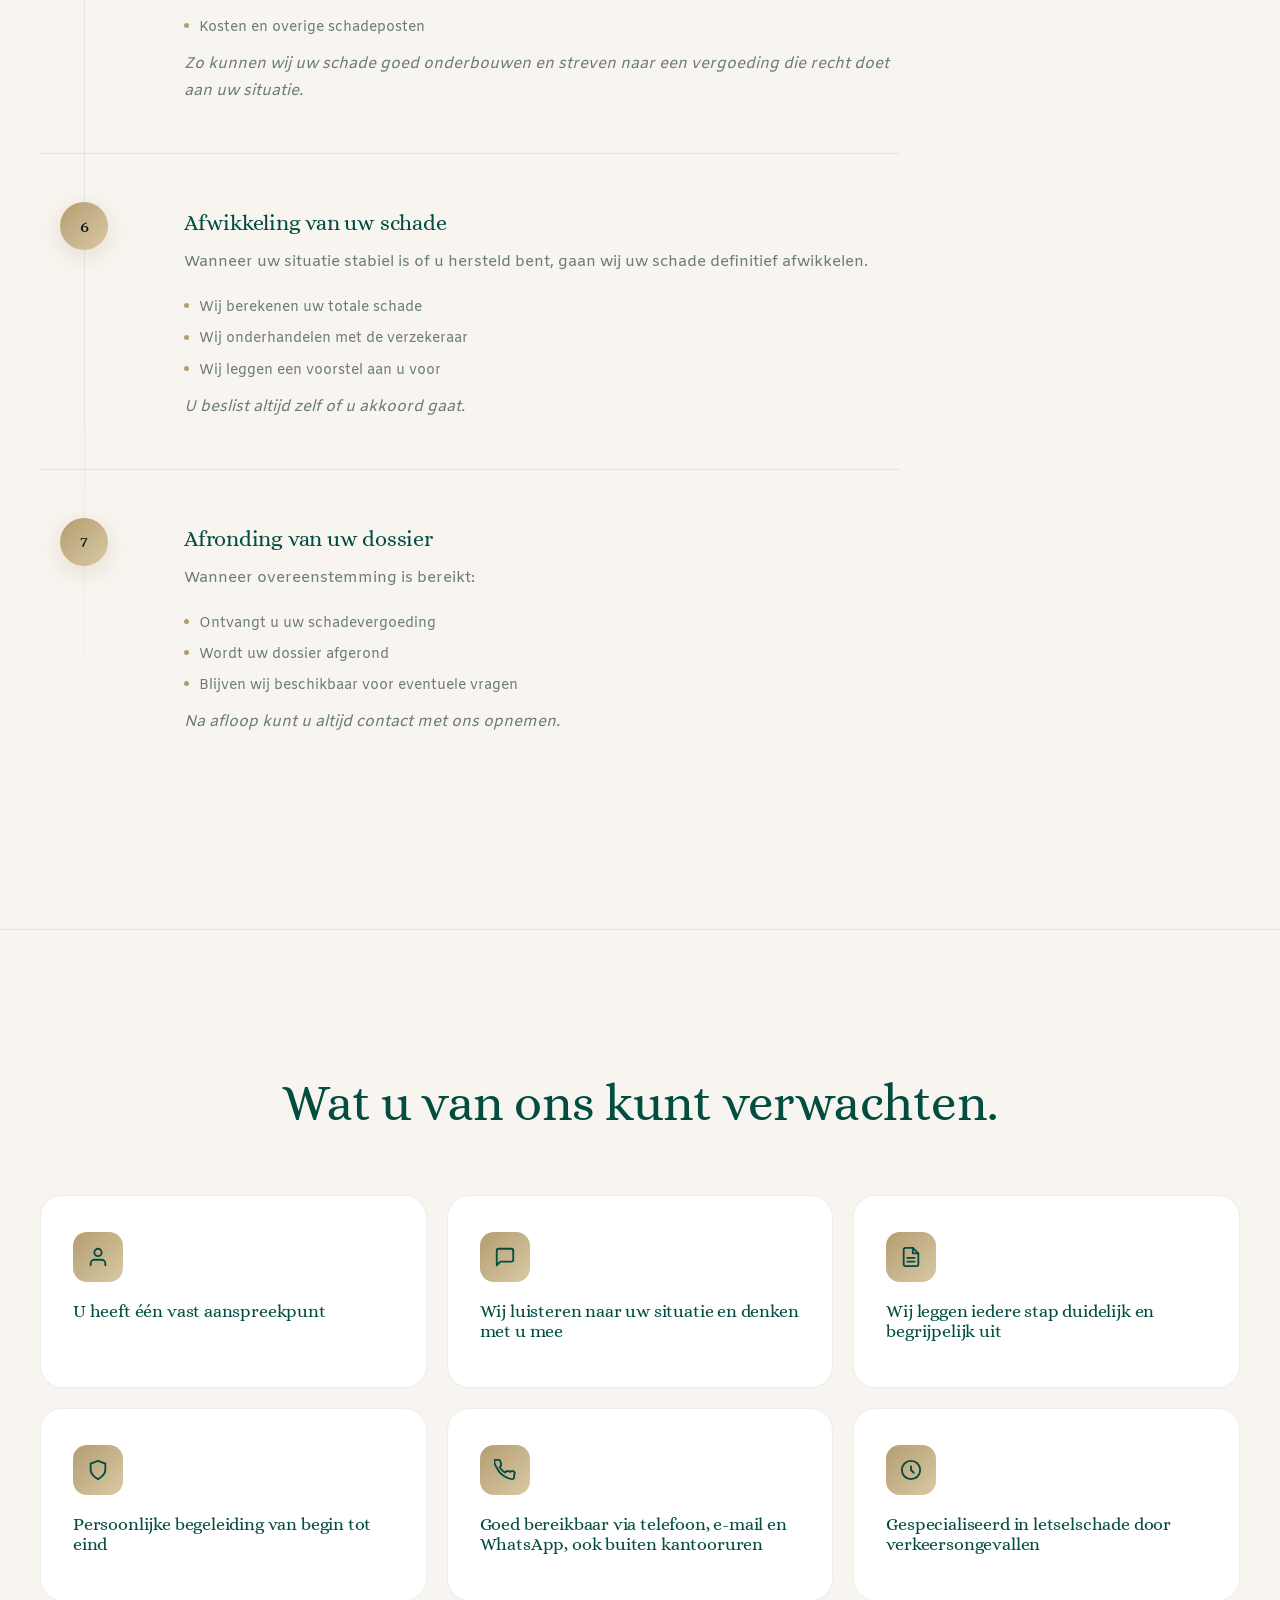
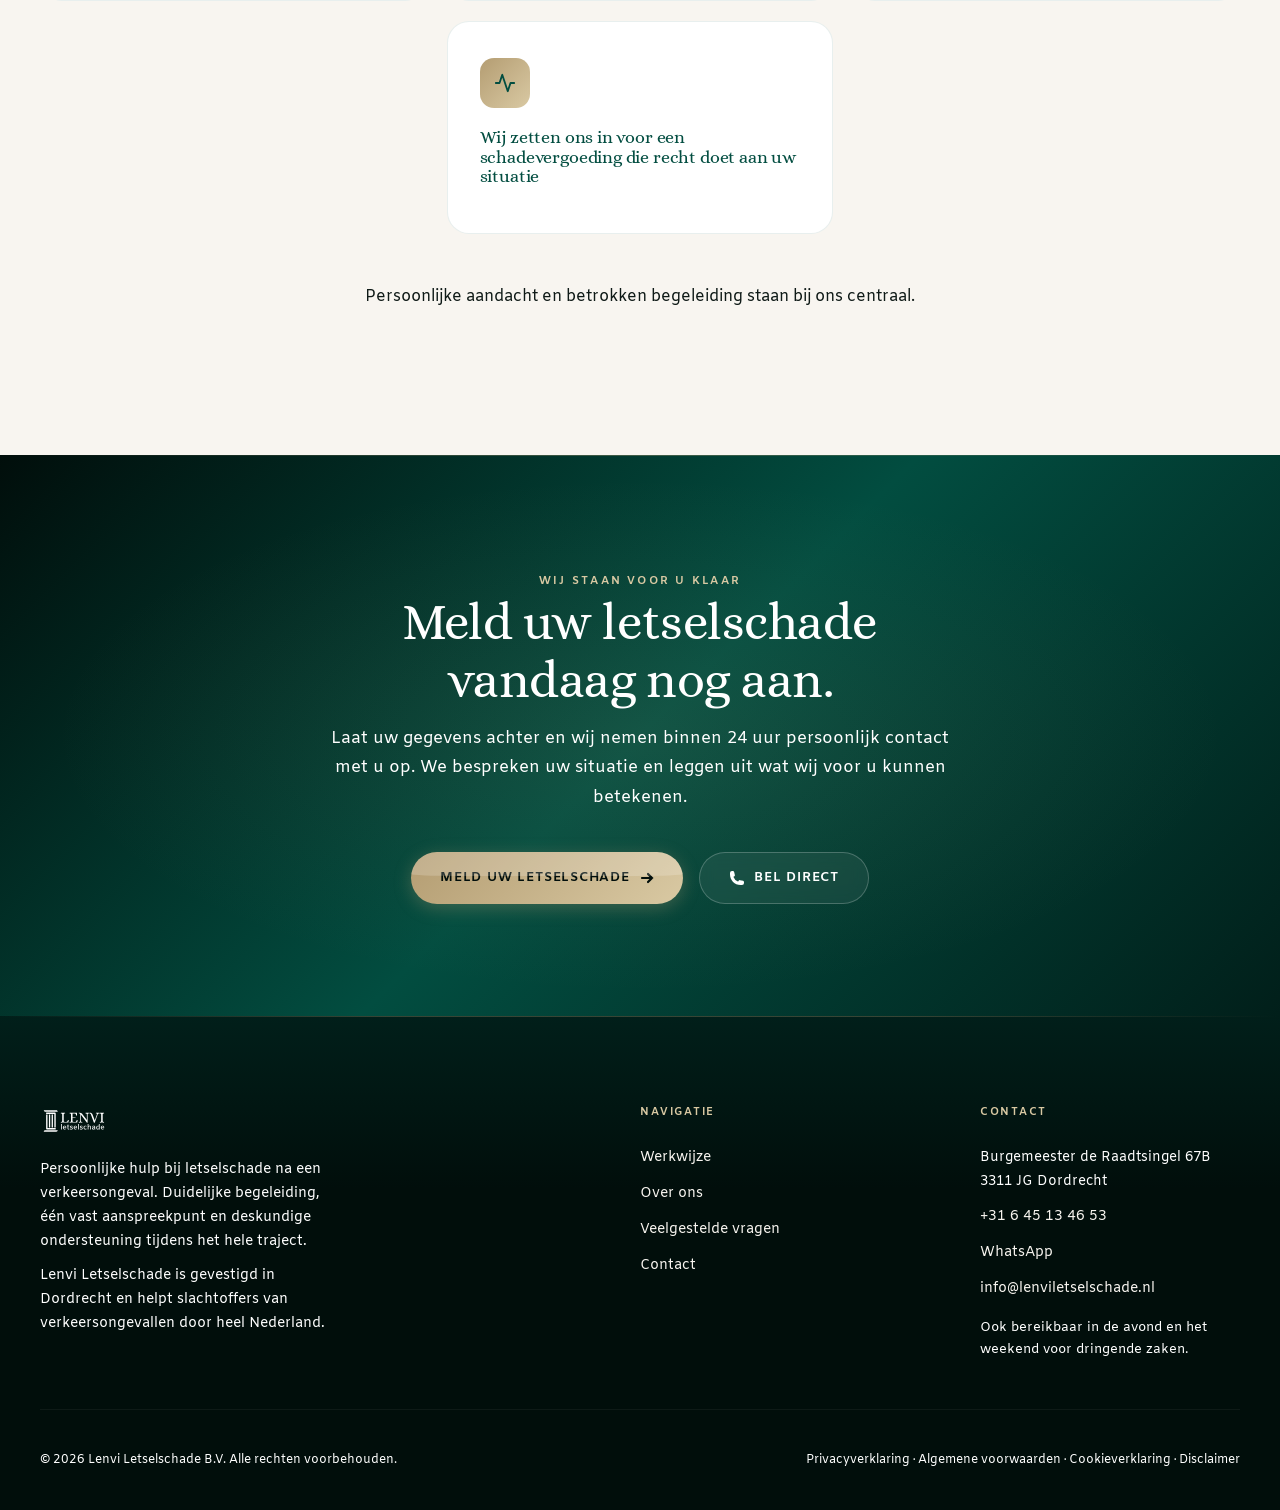
<file: werkwijze.html>
﻿<!DOCTYPE html>
<html lang="nl">
<head>
  <meta charset="UTF-8" /><meta name="viewport" content="width=device-width, initial-scale=1.0" />
  <title>Werkwijze — Lenvi Letselschade</title>
  <meta name="description" content="Hoe werkt Lenvi? Van aanmelding tot volledige afwikkeling in 7 duidelijke stappen. Persoonlijke begeleiding van begin tot eind." />
  <meta name="theme-color" content="#024d40" />
  <link rel="icon" type="image/svg+xml" href="assets/icons/favicon.svg" />
  <link rel="stylesheet" href="css/variables.css?v=6" />
  <link rel="stylesheet" href="css/base.css?v=6" />
  <link rel="stylesheet" href="css/components.css?v=6" />
  <link rel="stylesheet" href="css/layout.css?v=6" />
  <style>@media (min-width:960px){.values-grid .value-card:last-child{grid-column:2;}}</style>
</head>
<body>
<div id="scrollBar"></div>
<div class="mobile-nav-backdrop" id="navBackdrop"></div>
<nav class="mobile-nav" id="mobileNav" aria-hidden="true">
  <div class="mobile-nav-header">
    <a href="index.html"><img src="assets/icons/logo-wit.svg" alt="Lenvi" class="mobile-nav-logo" /></a>
    <button class="mobile-nav-close" id="navClose" aria-label="Sluiten"><svg viewBox="0 0 24 24" fill="none" stroke="currentColor" stroke-width="2" stroke-linecap="round"><path d="M18 6L6 18M6 6l12 12"/></svg></button>
  </div>
  <div class="mobile-nav-links">
    <a href="werkwijze.html" class="active">Werkwijze</a>
    <a href="over.html">Over ons</a>
    <a href="faq.html">FAQ</a>
    <a href="contact.html">Contact</a>
  </div>
  <div class="mobile-nav-footer">
    <a href="contact.html" class="btn btn-gold mobile-nav-cta">Meld uw letselschade <svg viewBox="0 0 16 16" fill="none" stroke="currentColor" stroke-width="2" stroke-linecap="round"><path d="M3 8h10M9 4l4 4-4 4"/></svg></a>
    <a href="tel:0645134653" class="mobile-nav-tel"><svg viewBox="0 0 16 16" fill="currentColor"><path d="M13.6 10.5l-2-2a1 1 0 00-1.4 0l-.8.8a8.3 8.3 0 01-2.7-2.7l.8-.8a1 1 0 000-1.4l-2-2a1 1 0 00-1.4 0L2.6 3.8C1.9 4.5 1.7 5.5 2 6.5c1.1 3.6 6 8.5 9.6 9.6 1 .3 2 .1 2.7-.6l1.4-1.5a1 1 0 000-1.5z"/></svg>06 45 13 46 53</a>
  </div>
</nav>
<header class="site-header" id="siteHeader">
  <div class="container"><div class="nav-inner">
    <a href="index.html" class="nav-logo"><img src="assets/icons/logo-wit.svg" alt="Lenvi Letselschade" /></a>
    <nav class="nav-links">
      <a href="werkwijze.html" class="active">Werkwijze</a>
      <a href="over.html">Over ons</a>
      <a href="faq.html">Veelgestelde vragen</a>
      <a href="contact.html">Contact</a>
    </nav>
    <a href="contact.html" class="btn btn-gold nav-cta">Meld uw letselschade <svg viewBox="0 0 16 16" fill="none" stroke="currentColor" stroke-width="2.2" stroke-linecap="round"><path d="M3 8h10M9 4l4 4-4 4"/></svg></a>
    <button class="hamburger" id="hamburger" aria-label="Menu" aria-expanded="false"><span></span><span></span><span></span></button>
  </div></div>
</header>

<!-- Page Hero -->
<section class="page-hero">
  <div class="page-hero-bg" style="background-image:url('assets/images/foto2.png');"></div>
  <div class="page-hero-overlay"></div>
  <div class="page-hero-deco">W</div>
  <div class="container page-hero-content">
    <span class="label reveal" style="color:var(--gold-light);">Onze werkwijze</span>
    <h1 class="reveal d1">Van melding tot schadevergoeding</h1>
    <p class="reveal d2">Een helder traject zodat u altijd weet waar u aan toe bent.</p>
  </div>
</section>

<!-- Intro blocks -->
<section style="background:var(--white); padding:6rem 0; border-bottom:1px solid var(--line);">
  <div class="container">
    <div style="text-align:center; max-width:680px; margin:0 auto 4rem;" class="reveal">
      <h2>Persoonlijke begeleiding<br>van begin tot eind.</h2>
      <p style="margin-top:1.25rem; line-height:1.82;">Na een verkeersongeval komt er vaak veel op u af. U heeft klachten, kosten en misschien ook zorgen over uw werk of toekomst. Wij begrijpen dat — en daarom begeleiden wij u stap voor stap. Persoonlijk, duidelijk en zonder onnodig ingewikkelde procedures, precies zoals u mag verwachten. Onze dienstverlening is kosteloos, omdat de kosten worden verhaald op de aansprakelijke tegenpartij.</p>
    </div>
    <div class="ww-promises" style="display:grid; grid-template-columns:repeat(auto-fit,minmax(220px,1fr)); gap:2rem; max-width:900px; margin:0 auto;">
      <div class="ww-promise" style="background:var(--cream); border-radius:var(--radius-lg); padding:2rem 1.5rem; display:flex; flex-direction:column; align-items:flex-start; gap:0.75rem;" class="reveal">
        <div style="width:2.5rem; height:2.5rem; background:rgba(180,157,114,0.12); border-radius:var(--radius); display:flex; align-items:center; justify-content:center;">
          <svg viewBox="0 0 20 20" fill="#B49D72" width="18" height="18"><path fill-rule="evenodd" d="M10 18a8 8 0 100-16 8 8 0 000 16zm3.707-9.293a1 1 0 00-1.414-1.414L9 10.586 7.707 9.293a1 1 0 00-1.414 1.414l2 2a1 1 0 001.414 0l4-4z" clip-rule="evenodd"/></svg>
        </div>
        <strong style="font-family:var(--sans); font-size:1rem; color:var(--green);">Kosteloos</strong>
      </div>
      <div class="ww-promise" style="background:var(--cream); border-radius:var(--radius-lg); padding:2rem 1.5rem; display:flex; flex-direction:column; align-items:flex-start; gap:0.75rem;" class="reveal d1">
        <div style="width:2.5rem; height:2.5rem; background:rgba(180,157,114,0.12); border-radius:var(--radius); display:flex; align-items:center; justify-content:center;">
          <svg viewBox="0 0 20 20" fill="#B49D72" width="18" height="18"><path fill-rule="evenodd" d="M10 18a8 8 0 100-16 8 8 0 000 16zm1-12a1 1 0 10-2 0v4a1 1 0 00.293.707l2.828 2.829a1 1 0 101.415-1.415L11 9.586V6z" clip-rule="evenodd"/></svg>
        </div>
        <strong style="font-family:var(--sans); font-size:1rem; color:var(--green);">Binnen 24 uur persoonlijk contact</strong>
      </div>
      <div class="ww-promise" style="background:var(--cream); border-radius:var(--radius-lg); padding:2rem 1.5rem; display:flex; flex-direction:column; align-items:flex-start; gap:0.75rem;" class="reveal d2">
        <div style="width:2.5rem; height:2.5rem; background:rgba(180,157,114,0.12); border-radius:var(--radius); display:flex; align-items:center; justify-content:center;">
          <svg viewBox="0 0 20 20" fill="#B49D72" width="18" height="18"><path d="M9 6a3 3 0 11-6 0 3 3 0 016 0zM17 6a3 3 0 11-6 0 3 3 0 016 0zM12.93 17c.046-.327.07-.66.07-1a6.97 6.97 0 00-1.5-4.33A5 5 0 0119 16v1h-6.07zM6 11a5 5 0 015 5v1H1v-1a5 5 0 015-5z"/></svg>
        </div>
        <strong style="font-family:var(--sans); font-size:1rem; color:var(--green);">Eén vast aanspreekpunt</strong>
      </div>
    </div>
  </div>
</section>

<!-- Timeline: 7 stappen -->
<section class="ww-timeline">
  <div class="container">
    <div style="text-align:center;margin-bottom:5rem;" class="reveal">
      <span class="label label-center">De werkwijze</span>
      <h2 style="margin-top:1rem;">Uw traject, stap voor stap.</h2>
    </div>
    <div class="ww-steps">

      <div class="ww-step reveal">
        <div class="ww-step-circle">1</div>
        <div class="ww-step-body">
          <h3>Kennismaking &amp; beoordeling</h3>
          <p>Wanneer u contact met ons opneemt, luisteren wij eerst naar uw verhaal.</p>
          <div class="ww-step-details">
            <div class="ww-step-detail">Wat is er gebeurd?</div>
            <div class="ww-step-detail">Welke klachten heeft u?</div>
            <div class="ww-step-detail">Waar loopt u tegenaan?</div>
          </div>
          <p style="margin-top:1rem;">Op basis daarvan beoordelen wij uw situatie en bespreken wij welke mogelijkheden er zijn.</p>
          <p style="margin-top:0.75rem; font-style:italic; color:var(--muted);">Dit gesprek is altijd vrijblijvend en kosteloos.</p>
        </div>
      </div>

      <div class="ww-step reveal d1">
        <div class="ww-step-circle">2</div>
        <div class="ww-step-body">
          <h3>Wij regelen de aansprakelijkheid</h3>
          <p>Kiest u ervoor om met ons samen te werken? Dan nemen wij het juridische traject voor u uit handen.</p>
          <div class="ww-step-details">
            <div class="ww-step-detail">Wij verzamelen de benodigde informatie</div>
            <div class="ww-step-detail">Wij stellen de tegenpartij aansprakelijk</div>
            <div class="ww-step-detail">Wij onderhouden het contact met de verzekeraar</div>
          </div>
          <p style="margin-top:0.75rem; font-style:italic; color:var(--muted);">U kunt zich richten op uw herstel, terwijl wij de juridische afhandeling verzorgen.</p>
        </div>
      </div>

      <div class="ww-step reveal d2">
        <div class="ww-step-circle">3</div>
        <div class="ww-step-body">
          <h3>Voorschot op uw schade</h3>
          <p>Na erkenning van aansprakelijkheid vragen wij een voorschot voor u aan bij de tegenpartij.</p>
          <div class="ww-step-details">
            <div class="ww-step-detail">Voor medische kosten</div>
            <div class="ww-step-detail">Voor inkomensverlies</div>
            <div class="ww-step-detail">Voor andere noodzakelijke uitgaven</div>
          </div>
          <p style="margin-top:0.75rem; font-style:italic; color:var(--muted);">Zo blijft u zelf niet met de kosten zitten.</p>
        </div>
      </div>

      <div class="ww-step reveal">
        <div class="ww-step-circle">4</div>
        <div class="ww-step-body">
          <h3>Begeleiding tijdens uw herstel</h3>
          <p>Tijdens het traject blijven wij nauw betrokken en houden wij contact over uw herstel en de voortgang van uw zaak.</p>
          <div class="ww-step-details">
            <div class="ww-step-detail">Wij houden regelmatig contact met u</div>
            <div class="ww-step-detail">Wij blijven betrokken bij uw situatie en herstel</div>
            <div class="ww-step-detail">Wij verzamelen o.a. medische en financiële informatie</div>
          </div>
          <p style="margin-top:0.75rem; font-style:italic; color:var(--muted);">Wij denken met u mee en zorgen ervoor dat u altijd weet waar u aan toe bent.</p>
        </div>
      </div>

      <div class="ww-step reveal d1">
        <div class="ww-step-circle">5</div>
        <div class="ww-step-body">
          <h3>Opbouw van uw dossier</h3>
          <p>Een sterke letselschadezaak begint met een zorgvuldig opgebouwd dossier. Daarom brengen wij alle relevante informatie in kaart, zoals:</p>
          <div class="ww-step-details">
            <div class="ww-step-detail">Medische informatie</div>
            <div class="ww-step-detail">Inkomensverlies en andere financiële schade</div>
            <div class="ww-step-detail">Kosten en overige schadeposten</div>
          </div>
          <p style="margin-top:0.75rem; font-style:italic; color:var(--muted);">Zo kunnen wij uw schade goed onderbouwen en streven naar een vergoeding die recht doet aan uw situatie.</p>
        </div>
      </div>

      <div class="ww-step reveal d2">
        <div class="ww-step-circle">6</div>
        <div class="ww-step-body">
          <h3>Afwikkeling van uw schade</h3>
          <p>Wanneer uw situatie stabiel is of u hersteld bent, gaan wij uw schade definitief afwikkelen.</p>
          <div class="ww-step-details">
            <div class="ww-step-detail">Wij berekenen uw totale schade</div>
            <div class="ww-step-detail">Wij onderhandelen met de verzekeraar</div>
            <div class="ww-step-detail">Wij leggen een voorstel aan u voor</div>
          </div>
          <p style="margin-top:0.75rem; font-style:italic; color:var(--muted);">U beslist altijd zelf of u akkoord gaat.</p>
        </div>
      </div>

      <div class="ww-step reveal d3">
        <div class="ww-step-circle">7</div>
        <div class="ww-step-body">
          <h3>Afronding van uw dossier</h3>
          <p>Wanneer overeenstemming is bereikt:</p>
          <div class="ww-step-details">
            <div class="ww-step-detail">Ontvangt u uw schadevergoeding</div>
            <div class="ww-step-detail">Wordt uw dossier afgerond</div>
            <div class="ww-step-detail">Blijven wij beschikbaar voor eventuele vragen</div>
          </div>
          <p style="margin-top:0.75rem; font-style:italic; color:var(--muted);">Na afloop kunt u altijd contact met ons opnemen.</p>
        </div>
      </div>

    </div>
  </div>
</section>

<!-- Waarom cliënten voor ons kiezen -->
<section style="background:var(--cream); padding:9rem 0; border-top:1px solid var(--line);">
  <div class="container">
    <div style="text-align:center; margin-bottom:4rem;" class="reveal">
      <h2>Wat u van ons kunt verwachten.</h2>
    </div>
    <div class="values-grid">
      <div class="value-card reveal">
        <div class="value-icon"><svg viewBox="0 0 24 24" fill="none" stroke="#024d40" stroke-width="2" stroke-linecap="round" stroke-linejoin="round"><path d="M20 21v-2a4 4 0 00-4-4H8a4 4 0 00-4 4v2"/><circle cx="12" cy="7" r="4"/></svg></div>
        <h3>U heeft één vast aanspreekpunt</h3>
      </div>
      <div class="value-card reveal d1">
        <div class="value-icon"><svg viewBox="0 0 24 24" fill="none" stroke="#024d40" stroke-width="2" stroke-linecap="round" stroke-linejoin="round"><path d="M21 15a2 2 0 01-2 2H7l-4 4V5a2 2 0 012-2h14a2 2 0 012 2z"/></svg></div>
        <h3>Wij luisteren naar uw situatie en denken met u mee</h3>
      </div>
      <div class="value-card reveal d2">
        <div class="value-icon"><svg viewBox="0 0 24 24" fill="none" stroke="#024d40" stroke-width="2" stroke-linecap="round" stroke-linejoin="round"><path d="M14 2H6a2 2 0 00-2 2v16a2 2 0 002 2h12a2 2 0 002-2V8z"/><polyline points="14 2 14 8 20 8"/><line x1="16" y1="13" x2="8" y2="13"/><line x1="16" y1="17" x2="8" y2="17"/></svg></div>
        <h3>Wij leggen iedere stap duidelijk en begrijpelijk uit</h3>
      </div>
      <div class="value-card reveal d1">
        <div class="value-icon"><svg viewBox="0 0 24 24" fill="none" stroke="#024d40" stroke-width="2" stroke-linecap="round" stroke-linejoin="round"><path d="M12 22s8-4 8-10V5l-8-3-8 3v7c0 6 8 10 8 10z"/></svg></div>
        <h3>Persoonlijke begeleiding van begin tot eind</h3>
      </div>
      <div class="value-card reveal d2">
        <div class="value-icon"><svg viewBox="0 0 24 24" fill="none" stroke="#024d40" stroke-width="2" stroke-linecap="round" stroke-linejoin="round"><path d="M22 16.92v3a2 2 0 01-2.18 2 19.79 19.79 0 01-8.63-3.07A19.5 19.5 0 013.07 9.81a19.79 19.79 0 01-3.07-8.67A2 2 0 012 1h3a2 2 0 012 1.72c.127.96.361 1.903.7 2.81a2 2 0 01-.45 2.11L6.09 8.91a16 16 0 006 6l1.27-1.27a2 2 0 012.11-.45c.907.339 1.85.573 2.81.7A2 2 0 0122 16.92z"/></svg></div>
        <h3>Goed bereikbaar via telefoon, e-mail en WhatsApp, ook buiten kantooruren</h3>
      </div>
      <div class="value-card reveal d3">
        <div class="value-icon"><svg viewBox="0 0 24 24" fill="none" stroke="#024d40" stroke-width="2" stroke-linecap="round" stroke-linejoin="round"><circle cx="12" cy="12" r="10"/><path d="M12 8v4l3 3"/></svg></div>
        <h3>Gespecialiseerd in letselschade door verkeersongevallen</h3>
      </div>
      <div class="value-card reveal d1">
        <div class="value-icon"><svg viewBox="0 0 24 24" fill="none" stroke="#024d40" stroke-width="2" stroke-linecap="round" stroke-linejoin="round"><polyline points="22 12 18 12 15 21 9 3 6 12 2 12"/></svg></div>
        <h3>Wij zetten ons in voor een schadevergoeding die recht doet aan uw situatie</h3>
      </div>
    </div>
    <p class="reveal" style="text-align:center; margin-top:3rem; font-size:1rem; line-height:1.82; color:var(--text-muted);">Persoonlijke aandacht en betrokken begeleiding staan bij ons centraal.</p>
  </div>
</section>

<!-- CTA -->
<section class="page-cta">
  <div class="container">
    <div class="page-cta-inner reveal">
      <span class="label label-center" style="color:var(--gold-light);">Wij staan voor u klaar</span>
      <h2>Meld uw letselschade vandaag nog aan.</h2>
      <p>Laat uw gegevens achter en wij nemen binnen 24 uur persoonlijk contact met u op. We bespreken uw situatie en leggen uit wat wij voor u kunnen betekenen.</p>
      <div class="page-cta-actions">
        <a href="contact.html" class="btn btn-gold">Meld uw letselschade <svg viewBox="0 0 16 16" fill="none" stroke="currentColor" stroke-width="2.2" stroke-linecap="round"><path d="M3 8h10M9 4l4 4-4 4"/></svg></a>
        <a href="tel:0645134653" class="btn btn-outline-white"><svg viewBox="0 0 24 24" fill="currentColor" style="width:16px;height:16px;flex-shrink:0;"><path fill-rule="evenodd" d="M1.5 4.5a3 3 0 013-3h1.372c.86 0 1.61.586 1.819 1.42l1.105 4.423a1.875 1.875 0 01-.694 1.955l-1.293.97c-.135.101-.164.249-.126.352a11.285 11.285 0 006.697 6.697c.103.038.25.009.352-.126l.97-1.293a1.875 1.875 0 011.955-.694l4.423 1.105c.834.209 1.42.959 1.42 1.82V19.5a3 3 0 01-3 3h-2.25C8.552 22.5 1.5 15.448 1.5 6.75V4.5z" clip-rule="evenodd"/></svg>Bel direct</a>
      </div>
    </div>
  </div>
</section>

<footer><div class="container"><div class="footer-grid"><div><a href="index.html"><img src="assets/icons/logo-wit.svg" alt="Lenvi" class="footer-logo" /></a><p class="footer-tagline">Persoonlijke hulp bij letselschade na een verkeersongeval. Duidelijke begeleiding, één vast aanspreekpunt en deskundige ondersteuning tijdens het hele traject.</p><p class="footer-tagline" style="margin-top:0.6rem; color:rgba(248,245,240,0.38);">Lenvi Letselschade is gevestigd in Dordrecht en helpt slachtoffers van verkeersongevallen door heel Nederland.</p></div><div class="footer-col"><h5>Navigatie</h5><ul><li><a href="werkwijze.html">Werkwijze</a></li><li><a href="over.html">Over ons</a></li><li><a href="faq.html">Veelgestelde vragen</a></li><li><a href="contact.html">Contact</a></li></ul></div><div class="footer-col"><h5>Contact</h5><ul><li style="color:rgba(248,245,240,0.55); font-size:0.85rem; line-height:1.7;">Burgemeester de Raadtsingel 67B<br>3311 JG Dordrecht</li><li><a href="tel:0645134653">+31 6 45 13 46 53</a></li><li><a href="https://wa.me/31645134653">WhatsApp</a></li><li><a href="mailto:info@lenviletselschade.nl">info@lenviletselschade.nl</a></li><li style="color:rgba(248,245,240,0.38); font-size:0.82rem; margin-top:0.25rem;">Ook bereikbaar in de avond en het weekend voor dringende zaken.</li></ul></div></div><div class="footer-bottom"><span>© 2026 Lenvi Letselschade B.V. Alle rechten voorbehouden.</span><span><a href="privacy.html">Privacyverklaring</a> · <a href="voorwaarden.html">Algemene voorwaarden</a> · <a href="cookies.html">Cookieverklaring</a> · <a href="disclaimer.html">Disclaimer</a></span></div></div></footer>
<a href="tel:0645134653" class="tel-float" aria-label="Bel ons"><svg viewBox="0 0 24 24" fill="white"><path fill-rule="evenodd" d="M1.5 4.5a3 3 0 013-3h1.372c.86 0 1.61.586 1.819 1.42l1.105 4.423a1.875 1.875 0 01-.694 1.955l-1.293.97c-.135.101-.164.249-.126.352a11.285 11.285 0 006.697 6.697c.103.038.25.009.352-.126l.97-1.293a1.875 1.875 0 011.955-.694l4.423 1.105c.834.209 1.42.959 1.42 1.82V19.5a3 3 0 01-3 3h-2.25C8.552 22.5 1.5 15.448 1.5 6.75V4.5z" clip-rule="evenodd"/></svg></a>
<a href="https://wa.me/31645134653" class="wa-float" aria-label="WhatsApp"><svg viewBox="0 0 24 24"><path d="M17.472 14.382c-.297-.149-1.758-.867-2.03-.967-.273-.099-.471-.148-.67.15-.197.297-.767.966-.94 1.164-.173.199-.347.223-.644.075-.297-.15-1.255-.463-2.39-1.475-.883-.788-1.48-1.761-1.653-2.059-.173-.297-.018-.458.13-.606.134-.133.298-.347.446-.52.149-.174.198-.298.298-.497.099-.198.05-.371-.025-.52-.075-.149-.669-1.612-.916-2.207-.242-.579-.487-.5-.669-.51-.173-.008-.371-.01-.57-.01-.198 0-.52.074-.792.372-.272.297-1.04 1.016-1.04 2.479 0 1.462 1.065 2.875 1.213 3.074.149.198 2.096 3.2 5.077 4.487.709.306 1.262.489 1.694.625.712.227 1.36.195 1.871.118.571-.085 1.758-.719 2.006-1.413.248-.694.248-1.289.173-1.413-.074-.124-.272-.198-.57-.347m-5.421 7.403h-.004a9.87 9.87 0 01-5.031-1.378l-.361-.214-3.741.982.998-3.648-.235-.374a9.86 9.86 0 01-1.51-5.26c.001-5.45 4.436-9.884 9.888-9.884 2.64 0 5.122 1.03 6.988 2.898a9.825 9.825 0 012.893 6.994c-.003 5.45-4.437 9.884-9.885 9.884m8.413-18.297A11.815 11.815 0 0012.05 0C5.495 0 .16 5.335.157 11.892c0 2.096.547 4.142 1.588 5.945L.057 24l6.305-1.654a11.882 11.882 0 005.683 1.448h.005c6.554 0 11.89-5.335 11.893-11.893a11.821 11.821 0 00-3.48-8.413Z"/></svg></a>
<script src="js/main.js?v=6"></script>
</body></html>
</file>
<file: css/variables.css>
/* ============================================
   Design Tokens — Lenvi Letselschade
   Brand: Groen #024d40 · Goud #b49d72
   Fonts: Alice (serif) · Amiko (sans)
   ============================================ */

@import url('https://fonts.googleapis.com/css2?family=Alice&family=Amiko:wght@400;600;700&display=swap');

:root {
  /* ── Brand Colors ── */
  --green-deep:   #010E0B;
  --green-dark:   #011F1A;
  --green:        #024d40;
  --green-mid:    #035940;
  --green-light:  #047A58;
  --green-pale:   #E6F2EE;

  --gold:         #B49D72;
  --gold-bright:  #C9B48A;
  --gold-light:   #D9C9A3;
  --gold-pale:    #F0E8D6;

  --cream:        #F8F5F0;
  --cream-mid:    #EDE8DF;
  --cream-deep:   #E3DDD0;
  --white:        #FFFFFF;
  --ink:          #0F1A17;
  --muted:        #6B7C77;

  /* Lines */
  --line:       rgba(2,77,64,0.09);
  --line-light: rgba(255,255,255,0.10);
  --line-gold:  rgba(180,157,114,0.25);

  /* Typography */
  --serif: 'Alice', 'Times New Roman', serif;
  --sans:  'Amiko', system-ui, sans-serif;

  /* Shadows */
  --shadow-sm:   0 2px 12px rgba(0,0,0,0.06);
  --shadow-md:   0 8px 32px rgba(0,0,0,0.10);
  --shadow-lg:   0 24px 64px rgba(0,0,0,0.16);
  --shadow-xl:   0 40px 100px rgba(0,0,0,0.25);
  --shadow-gold: 0 6px 24px rgba(180,157,114,0.28);
  --shadow-card: 0 32px 80px -12px rgba(1,14,11,0.55);

  /* Gradients */
  --grad-hero:  linear-gradient(160deg, rgba(1,14,11,0.88) 0%, rgba(2,77,64,0.72) 100%);
  --grad-dark:  linear-gradient(135deg, #011F1A 0%, #024d40 100%);
  --grad-gold:  linear-gradient(135deg, #B49D72 0%, #D9C9A3 100%);
  --grad-cream: linear-gradient(180deg, #F8F5F0 0%, #EDE8DF 100%);

  /* Layout */
  --container: 1280px;
  --radius:    6px;
  --radius-lg: 14px;
  --radius-xl: 22px;

  /* Transitions */
  --ease:     cubic-bezier(0.4, 0, 0.2, 1);
  --ease-out: cubic-bezier(0.0, 0.0, 0.2, 1);
  --dur:      0.28s;
}
</file>
<file: css/base.css>
/* ============================================
   Base — Reset & Typography
   ============================================ */

*, *::before, *::after { box-sizing: border-box; margin: 0; padding: 0; }

html {
  scroll-behavior: smooth;
  -webkit-font-smoothing: antialiased;
  font-size: 16px;
  overflow-x: hidden;
}

::-webkit-scrollbar { width: 4px; }
::-webkit-scrollbar-track { background: var(--green-deep); }
::-webkit-scrollbar-thumb { background: var(--gold); border-radius: 2px; }
::selection { background: rgba(180,157,114,0.22); color: var(--green); }

body {
  font-family: var(--sans);
  color: var(--ink);
  background: var(--white);
  line-height: 1.65;
  overflow-x: hidden;
}

img { max-width: 100%; display: block; }
a { color: inherit; text-decoration: none; }
button { font-family: inherit; cursor: pointer; border: 0; background: none; }

/* Headings */
h1, h2, h3, h4 {
  font-family: var(--serif);
  font-weight: 400;
  letter-spacing: -0.01em;
  color: var(--green);
  line-height: 1.12;
}

h1 { font-size: clamp(2.8rem, 6vw, 5.5rem); line-height: 1.05; }
h2 { font-size: clamp(2rem, 4vw, 3.5rem); }
h3 { font-size: clamp(1.15rem, 2vw, 1.4rem); }

p { color: var(--muted); line-height: 1.75; }

.container {
  width: 100%;
  max-width: var(--container);
  margin: 0 auto;
  padding: 0 1.5rem;
}

@media (min-width: 768px) { .container { padding: 0 2.5rem; } }

section { padding: 7rem 0; }
@media (min-width: 768px) { section { padding: 9rem 0; } }

/* ── Label / Eyebrow ── */
.label {
  display: inline-flex;
  align-items: center;
  gap: 0.6rem;
  font-size: 0.70rem;
  font-weight: 700;
  letter-spacing: 0.20em;
  text-transform: uppercase;
  color: var(--gold);
}

.label::before {
  content: '';
  width: 22px; height: 1px;
  background: currentColor;
  flex-shrink: 0;
}

.label-center { justify-content: center; }
.label-center::before { display: none; }

/* ── Reveal ── */
.reveal {
  opacity: 0;
  transform: translateY(24px);
  transition: opacity 0.70s var(--ease), transform 0.70s var(--ease);
}
.reveal.visible { opacity: 1; transform: none; }
.d1 { transition-delay: 0.10s; }
.d2 { transition-delay: 0.20s; }
.d3 { transition-delay: 0.30s; }
.d4 { transition-delay: 0.40s; }

/* ── Scroll progress ── */
#scrollBar {
  position: fixed; top: 0; left: 0;
  height: 2px; width: 0%;
  background: var(--grad-gold);
  z-index: 9999;
  pointer-events: none;
}
</file>
<file: css/components.css>
/* ============================================
   Components
   ============================================ */

/* ── Buttons ── */
.btn {
  display: inline-flex;
  align-items: center;
  gap: 0.55rem;
  padding: 0.9rem 1.8rem;
  font-family: var(--sans);
  font-size: 0.82rem;
  font-weight: 700;
  letter-spacing: 0.06em;
  text-transform: uppercase;
  border-radius: 100px;
  cursor: pointer;
  transition: all var(--dur) var(--ease);
  white-space: nowrap;
  border: none;
}

.btn-gold {
  background: var(--grad-gold);
  color: var(--green-deep);
  box-shadow: 0 4px 18px rgba(180,157,114,0.32);
  position: relative; overflow: hidden;
}
.btn-gold::before {
  content: '';
  position: absolute; top: 0; left: 0; right: 0;
  height: 45%;
  background: rgba(255,255,255,0.18);
  border-radius: 100px 100px 80% 80% / 100px 100px 40% 40%;
  pointer-events: none;
}
.btn-gold:hover { transform: translateY(-2px); box-shadow: 0 10px 32px rgba(180,157,114,0.52); }

.btn-white {
  background: var(--white);
  color: var(--green);
}
.btn-white:hover { transform: translateY(-2px); box-shadow: 0 8px 24px rgba(0,0,0,0.12); }

.btn-outline-white {
  background: rgba(255,255,255,0.06);
  color: var(--white);
  border: 1.5px solid rgba(255,255,255,0.22);
  backdrop-filter: blur(8px);
  -webkit-backdrop-filter: blur(8px);
}
.btn-outline-white:hover { background: rgba(255,255,255,0.12); border-color: rgba(255,255,255,0.50); transform: translateY(-2px); }

.btn-outline-green {
  background: transparent;
  color: var(--green);
  border: 1.5px solid rgba(2,77,64,0.22);
}
.btn-outline-green:hover { border-color: var(--green); background: var(--green-pale); transform: translateY(-2px); }

.btn svg { width: 16px; height: 16px; flex-shrink: 0; transition: transform var(--dur) var(--ease); }
.btn:hover svg { transform: translateX(3px); }

/* ── Form ── */
.form-wrap {
  background: var(--white);
  border-radius: var(--radius-xl);
  padding: 2.5rem;
  box-shadow: var(--shadow-lg);
  border: 1px solid var(--line);
}

.form-row { display: grid; grid-template-columns: 1fr 1fr; gap: 1rem; }
@media (max-width: 580px) { .form-row { grid-template-columns: 1fr; } }

.form-group { margin-bottom: 1.1rem; }

label {
  display: block;
  font-size: 0.70rem;
  font-weight: 700;
  color: var(--green);
  letter-spacing: 0.10em;
  text-transform: uppercase;
  margin-bottom: 0.45rem;
}

input, textarea {
  width: 100%;
  padding: 0.85rem 1rem;
  border: 1.5px solid var(--cream-deep);
  border-radius: var(--radius);
  font-family: var(--sans);
  font-size: 0.95rem;
  color: var(--ink);
  background: var(--cream);
  transition: border-color var(--dur) var(--ease), background var(--dur) var(--ease);
  outline: none;
}

input:focus, textarea:focus {
  border-color: var(--gold);
  background: var(--white);
}

textarea { min-height: 120px; resize: vertical; }

.form-submit {
  width: 100%;
  margin-top: 0.75rem;
  padding: 1rem;
  border-radius: var(--radius);
  background: var(--grad-dark);
  color: var(--cream);
  font-size: 0.88rem;
  font-weight: 700;
  letter-spacing: 0.07em;
  text-transform: uppercase;
  cursor: pointer;
  border: none;
  font-family: var(--sans);
  transition: opacity var(--dur) var(--ease);
}
.form-submit:hover { opacity: 0.85; }

.form-note { font-size: 0.76rem; color: var(--muted); text-align: center; margin-top: 0.85rem; }

/* ── Mobile nav backdrop ── */
.mobile-nav-backdrop {
  position: fixed; inset: 0;
  background: rgba(0,0,0,0.60);
  z-index: 795;
  opacity: 0; pointer-events: none;
  transition: opacity 0.30s var(--ease);
}
.mobile-nav-backdrop.open { opacity: 1; pointer-events: all; }

/* ── Mobile nav panel ── */
.mobile-nav {
  position: fixed; top: 0; right: 0; bottom: 0;
  width: 82vw; max-width: 310px;
  background: #010e0b;
  border-left: 1px solid rgba(180,157,114,0.14);
  box-shadow: -12px 0 40px rgba(0,0,0,0.45);
  z-index: 800;
  display: flex; flex-direction: column;
  transform: translateX(100%);
  transition: transform 0.35s cubic-bezier(0.4,0,0.2,1);
  overflow-y: auto;
}
.mobile-nav.open { transform: translateX(0); }

.mobile-nav-header {
  display: flex; align-items: center;
  justify-content: space-between;
  padding: 1.2rem 1.25rem;
  border-bottom: 1px solid rgba(180,157,114,0.10);
  flex-shrink: 0;
}
.mobile-nav-logo { height: 26px; width: auto; }

.mobile-nav-close {
  width: 34px; height: 34px;
  display: flex; align-items: center; justify-content: center;
  color: var(--white);
  cursor: pointer; border-radius: 6px;
  transition: background 0.18s, color 0.18s;
  flex-shrink: 0;
}
.mobile-nav-close:hover { background: rgba(180,157,114,0.12); color: var(--white); }
.mobile-nav-close svg { width: 18px; height: 18px; }

.mobile-nav-links {
  flex: 1;
  display: flex; flex-direction: column;
  padding: 0.5rem 0;
}
.mobile-nav-links a {
  font-family: var(--sans);
  font-size: 0.97rem; font-weight: 500;
  color: var(--white);
  padding: 0.95rem 1.25rem;
  border-bottom: 1px solid rgba(248,245,240,0.05);
  transition: color 0.18s, background 0.18s, padding-left 0.18s;
  letter-spacing: 0.01em;
}
.mobile-nav-links a:last-child { border-bottom: none; }
.mobile-nav-links a:hover { color: var(--white); background: rgba(180,157,114,0.07); padding-left: 1.5rem; }
.mobile-nav-links a.active { color: var(--gold); border-left: 2px solid var(--gold); padding-left: calc(1.25rem - 2px); }

.mobile-nav-footer {
  padding: 1.25rem;
  border-top: 1px solid rgba(180,157,114,0.10);
  display: flex; flex-direction: column; gap: 0.75rem;
  flex-shrink: 0;
}
.mobile-nav-cta {
  display: flex !important;
  justify-content: center;
  width: 100%;
}
.mobile-nav-tel {
  display: flex; align-items: center; gap: 0.55rem;
  font-size: 0.85rem; color: var(--white);
  transition: color 0.18s;
}
.mobile-nav-tel:hover { color: rgba(180,157,114,0.85); }
.mobile-nav-tel svg { width: 14px; height: 14px; flex-shrink: 0; }

/* ── Hamburger ── */
.hamburger {
  display: flex; flex-direction: column;
  justify-content: center; align-items: center; gap: 5px;
  width: 40px; height: 40px;
  cursor: pointer; z-index: 900; position: relative;
  background: rgba(255,255,255,0.10);
  border: 1px solid rgba(255,255,255,0.14);
  border-radius: 8px;
  transition: background 0.2s, border-color 0.2s;
}
.hamburger:hover { background: rgba(255,255,255,0.16); }
.site-header.scrolled .hamburger { background: rgba(255,255,255,0.08); }
.hamburger span {
  height: 1.5px; width: 18px; background: var(--white);
  border-radius: 2px; display: block;
  transition: all 0.28s var(--ease); transform-origin: center;
}
.hamburger.open span:nth-child(1) { transform: translateY(6.5px) rotate(45deg); }
.hamburger.open span:nth-child(2) { opacity: 0; transform: scaleX(0); }
.hamburger.open span:nth-child(3) { transform: translateY(-6.5px) rotate(-45deg); }

@media (min-width: 960px) { .hamburger { display: none; } }

/* ── WA Float ── */
.wa-float {
  position: fixed; bottom: 1.75rem; right: 1.75rem;
  width: 56px; height: 56px;
  background: #25D366; border-radius: 50%;
  display: flex; align-items: center; justify-content: center;
  box-shadow: 0 8px 24px rgba(37,211,102,0.4);
  z-index: 700;
  transition: transform var(--dur) var(--ease);
}
.wa-float:hover { transform: scale(1.1); }
.wa-float svg { width: 28px; height: 28px; fill: white; }

/* ── Tel Float ── */
.tel-float {
  position: fixed; bottom: 1.75rem; right: calc(1.75rem + 56px + 0.75rem);
  width: 56px; height: 56px;
  background: #024d40; border-radius: 50%;
  display: flex; align-items: center; justify-content: center;
  box-shadow: 0 8px 24px rgba(2,77,64,0.45);
  z-index: 700;
  transition: transform var(--dur) var(--ease);
}
.tel-float:hover { transform: scale(1.1); }
.tel-float svg { width: 26px; height: 26px; fill: white; }

/* ── FAQ Accordion ── */
.faq-item { border-bottom: 1px solid var(--line); }
.faq-item:first-child { border-top: 1px solid var(--line); }

.faq-item summary {
  list-style: none;
  display: flex; align-items: center; justify-content: space-between; gap: 2rem;
  padding: 1.75rem 0;
  font-family: var(--serif); font-size: 1.1rem; color: var(--green);
  cursor: pointer; user-select: none;
  transition: color 0.25s var(--ease);
}
.faq-item summary::-webkit-details-marker { display: none; }
.faq-item summary:hover { color: var(--green-mid); }

.faq-icon {
  width: 30px; height: 30px; flex-shrink: 0;
  border: 1.5px solid rgba(2,77,64,0.18);
  border-radius: 50%;
  display: flex; align-items: center; justify-content: center;
  font-size: 1.1rem; color: var(--green);
  transition: all 0.30s var(--ease);
  background: var(--cream);
}
.faq-item summary:hover .faq-icon {
  border-color: var(--gold);
  color: var(--gold);
  background: var(--white);
}
.faq-item[open] .faq-icon {
  background: var(--green); border-color: var(--green); color: white;
  transform: rotate(45deg);
}

.faq-item p {
  padding: 0 3rem 2rem 0;
  font-size: 0.96rem; line-height: 1.80;
  color: var(--muted);
}

.faq-item[open] summary { color: var(--green); }
</file>
<file: css/layout.css>
/* ============================================
   Layout — All section styling
   Premium redesign — Lenvi Letselschade
   ============================================ */


/* ─────────────────────────────────────────────
   HEADER / NAV
   ───────────────────────────────────────────── */
.site-header {
  position: fixed; top: 0; left: 0; right: 0;
  z-index: 700;
  padding: 0;
  transition: background 0.4s var(--ease), backdrop-filter 0.4s var(--ease);
}

.site-header.scrolled {
  background: rgba(1,14,11,0.94);
  backdrop-filter: blur(18px);
  -webkit-backdrop-filter: blur(18px);
}

.nav-inner {
  display: flex; align-items: center; justify-content: space-between;
  padding: 1.35rem 0;
}

.nav-logo img {
  height: 44px; width: auto;
}

.nav-links {
  display: none; gap: 2.5rem;
}

.nav-links a {
  font-size: 0.78rem; font-weight: 700;
  letter-spacing: 0.07em; text-transform: uppercase;
  color: var(--white);
  transition: color 0.2s;
}
.nav-links a:hover, .nav-links a.active { color: var(--white); }

.nav-cta { display: none; }

@media (min-width: 960px) {
  .nav-links { display: flex; }
  .nav-cta { display: inline-flex; }
}


/* ─────────────────────────────────────────────
   HERO — Photo background, editorial
   ───────────────────────────────────────────── */
.hero {
  position: relative;
  min-height: 100svh;
  display: flex; align-items: center;
  overflow: hidden;
  padding: 9rem 0 6rem;
}

/* Photo background */
.hero-bg {
  position: absolute; inset: 0;
  background-image: url('../assets/images/foto3.png');
  background-size: cover;
  background-position: center;
  background-attachment: fixed;
  z-index: 0;
}

@media (max-width: 767px) {
  .hero-bg { background-attachment: scroll; }
}

/* Dark green overlay */
.hero-overlay {
  position: absolute; inset: 0;
  background:
    linear-gradient(to right, rgba(1,14,11,0.97) 0%, rgba(1,14,11,0.55) 55%, rgba(1,14,11,0.72) 100%),
    linear-gradient(to bottom, rgba(1,14,11,0.10) 0%, rgba(1,14,11,0.50) 100%);
  z-index: 1;
}

/* Canvas particles */
#hero-canvas {
  position: absolute; inset: 0;
  width: 100%; height: 100%;
  pointer-events: none;
  z-index: 2; opacity: 0.40;
}

/* Content above overlay */
.hero-content-wrap {
  position: relative; z-index: 3;
  display: grid;
  grid-template-columns: 1fr;
  gap: 4rem;
  align-items: center;
  width: 100%;
}

@media (min-width: 980px) {
  .hero-content-wrap {
    grid-template-columns: 1.15fr 0.85fr;
    gap: 5rem;
  }
}

/* Left column */
.hero-left {}

.hero-badge {
  display: inline-flex; align-items: center; gap: 0.55rem;
  background: rgba(180,157,114,0.12);
  border: 1px solid rgba(180,157,114,0.28);
  border-radius: 100px;
  padding: 0.45rem 1rem;
  font-size: 0.70rem; font-weight: 700;
  letter-spacing: 0.15em; text-transform: uppercase;
  color: var(--gold-light);
  margin-bottom: 1.75rem;
}

.hero-badge-dot {
  width: 6px; height: 6px;
  background: var(--gold);
  border-radius: 50%;
  animation: blink 2.2s ease-in-out infinite;
}

@keyframes blink {
  0%,100% { opacity: 1; } 50% { opacity: 0.3; }
}

.hero-left h1 {
  color: var(--white);
  font-size: clamp(3rem, 6.5vw, 5.8rem);
  line-height: 1.03;
  letter-spacing: -0.02em;
}

.hero-left h1 em {
  font-style: italic;
  color: var(--gold);
}

.hero-sub {
  font-size: 1.05rem; line-height: 1.75;
  color: var(--white);
  margin: 1.75rem auto 2.5rem;
  max-width: 480px;
}

.hero-actions { display: flex; flex-wrap: wrap; gap: 0.85rem; }

.hero-trust {
  display: flex; flex-wrap: wrap; gap: 1.75rem;
  margin-top: 3rem; padding-top: 2rem;
  border-top: 1px solid rgba(255,255,255,0.08);
}

.hero-trust-item {
  display: flex; align-items: center; gap: 0.5rem;
  font-size: 0.77rem; font-weight: 700;
  letter-spacing: 0.05em; text-transform: uppercase;
  color: var(--white);
}
.hero-trust-item::before {
  content: '';
  width: 5px; height: 5px;
  background: var(--gold); border-radius: 50%;
}

/* Right column — floating card */
.hero-right { display: flex; justify-content: center; }

.hero-card {
  background: rgba(1,20,15,0.75);
  border: 1px solid rgba(180,157,114,0.20);
  backdrop-filter: blur(24px);
  -webkit-backdrop-filter: blur(24px);
  border-radius: var(--radius-xl);
  padding: 2.75rem 2.25rem;
  width: 100%; max-width: 390px;
  box-shadow: var(--shadow-card), 0 0 0 1px rgba(180,157,114,0.08) inset;
  position: relative; overflow: hidden;
}

.hero-card::before {
  content: '';
  position: absolute; top: 0; left: 0; right: 0;
  height: 1px;
  background: linear-gradient(90deg, transparent, rgba(180,157,114,0.50), transparent);
}

.hero-card::after {
  content: '';
  position: absolute; top: -60px; right: -60px;
  width: 200px; height: 200px;
  background: radial-gradient(circle, rgba(180,157,114,0.08) 0%, transparent 65%);
  pointer-events: none;
}

.hero-card-logo {
  width: 56px; margin-bottom: 2rem;
  opacity: 0.85;
}

.hero-card-heading {
  font-family: var(--serif);
  font-size: 1.5rem; color: var(--white);
  margin-bottom: 0.75rem;
}

.hero-card-sub {
  font-size: 0.88rem; color: var(--white);
  line-height: 1.65; margin-bottom: 1.75rem;
}

.hero-card-divider {
  width: 100%; height: 1px;
  background: rgba(180,157,114,0.15);
  margin: 1.5rem 0;
}

.hero-stats {
  display: flex; flex-direction: column; gap: 1rem;
}

.hero-stat {
  display: flex; justify-content: space-between; align-items: center;
}

.hero-stat-val {
  font-family: var(--serif);
  font-size: 1.75rem; color: var(--white);
  letter-spacing: -0.02em; line-height: 1;
}

.hero-stat-val span {
  font-size: 1rem; color: var(--gold); margin-left: 0.15rem;
}

.hero-stat-label {
  font-size: 0.74rem; font-weight: 700;
  letter-spacing: 0.07em; text-transform: uppercase;
  color: var(--white);
}

.hero-card-cta {
  display: block; width: 100%;
  margin-top: 2rem; padding: 0.95rem;
  text-align: center;
  background: var(--grad-gold);
  color: var(--green-deep);
  border-radius: var(--radius);
  font-size: 0.82rem; font-weight: 700;
  letter-spacing: 0.07em; text-transform: uppercase;
  transition: opacity var(--dur);
}
.hero-card-cta:hover { opacity: 0.85; }

/* Scroll indicator */
.hero-scroll {
  position: absolute; bottom: 2.5rem; left: 50%;
  transform: translateX(-50%);
  z-index: 3; display: flex; flex-direction: column;
  align-items: center; gap: 0.6rem;
  font-size: 0.68rem; font-weight: 700; letter-spacing: 0.14em; text-transform: uppercase;
  color: var(--white);
  animation: scroll-bounce 2.5s ease-in-out infinite;
}

.hero-scroll svg {
  width: 20px; height: 20px; stroke: var(--white); fill: none;
  stroke-width: 1.5; stroke-linecap: round;
}

@keyframes scroll-bounce {
  0%,100% { transform: translateX(-50%) translateY(0); }
  50% { transform: translateX(-50%) translateY(6px); }
}


/* ─────────────────────────────────────────────
   NUMBERS / STATS STRIP
   ───────────────────────────────────────────── */
.numbers-strip {
  background: var(--white);
  border-top: 1px solid var(--line);
  border-bottom: 1px solid var(--line);
  padding: 5rem 0;
  position: relative;
}

.numbers-strip::before {
  content: '';
  position: absolute; top: 0; left: 50%; transform: translateX(-50%);
  width: 60px; height: 2px;
  background: var(--grad-gold);
}

.numbers-grid {
  display: grid;
  grid-template-columns: 1fr;
  gap: 3rem;
  text-align: center;
}

@media (min-width: 600px) { .numbers-grid { grid-template-columns: repeat(2, 1fr); gap: 0; } }

.number-item {
  padding: 1.5rem 2rem;
  position: relative;
}

@media (min-width: 600px) {
  .number-item:not(:last-child)::after {
    content: '';
    position: absolute; right: 0; top: 20%; bottom: 20%;
    width: 1px; background: var(--line);
  }
}

.number-val {
  font-family: var(--serif);
  font-size: clamp(3.2rem, 7.5vw, 5rem);
  color: var(--green);
  line-height: 1;
  letter-spacing: -0.04em;
}

.number-val .num-suffix {
  font-size: clamp(1.5rem, 3vw, 2rem);
  color: var(--gold);
}

.number-label {
  font-size: 0.75rem; font-weight: 700;
  letter-spacing: 0.10em; text-transform: uppercase;
  color: var(--muted);
  margin-top: 0.6rem;
}


/* ─────────────────────────────────────────────
   WHY SECTION — Dark, 3 pillars
   ───────────────────────────────────────────── */
.why-section {
  background: var(--green-dark);
  padding: 9rem 0;
  position: relative; overflow: hidden;
}

.why-section::before {
  content: '';
  position: absolute;
  width: 800px; height: 800px;
  background: radial-gradient(circle, rgba(180,157,114,0.09) 0%, transparent 65%);
  top: -250px; right: -200px;
  pointer-events: none;
}

.why-section::after {
  content: '';
  position: absolute; inset: 0;
  background-image:
    linear-gradient(rgba(255,255,255,0.018) 1px, transparent 1px),
    linear-gradient(90deg, rgba(255,255,255,0.018) 1px, transparent 1px);
  background-size: 60px 60px;
  pointer-events: none;
}

.why-header {
  display: grid;
  grid-template-columns: 1fr;
  gap: 2rem;
  margin-bottom: 5rem;
  align-items: end;
}

@media (min-width: 768px) {
  .why-header { grid-template-columns: 1fr auto; }
}

.why-header h2 { color: var(--white); }
.why-header p { color: var(--white); max-width: 400px; font-size: 1rem; margin-top: 1rem; }

.why-cards {
  display: grid;
  grid-template-columns: 1fr;
  gap: 1.5rem;
  position: relative; z-index: 1;
}

@media (min-width: 640px) { .why-cards { grid-template-columns: repeat(3, 1fr); } }

.why-header { position: relative; z-index: 1; }

.why-card {
  background: rgba(255,255,255,0.04);
  border: 1px solid rgba(255,255,255,0.07);
  border-radius: var(--radius-xl);
  padding: 2.75rem 2.25rem;
  transition: background 0.35s var(--ease), border-color 0.35s var(--ease),
              transform 0.35s var(--ease), box-shadow 0.35s var(--ease);
  position: relative; overflow: hidden;
}

.why-card::before {
  content: '';
  position: absolute; bottom: 0; left: 0; right: 0;
  height: 1px;
  background: linear-gradient(90deg, transparent 0%, rgba(180,157,114,0.35) 50%, transparent 100%);
  opacity: 0;
  transition: opacity 0.35s var(--ease);
}

.why-card:hover {
  background: rgba(255,255,255,0.07);
  border-color: rgba(180,157,114,0.25);
  transform: translateY(-5px);
  box-shadow: 0 24px 60px rgba(0,0,0,0.35), 0 0 0 1px rgba(180,157,114,0.12), inset 0 1px 0 rgba(255,255,255,0.06);
}

.why-card:hover::before { opacity: 1; }

.why-card-num {
  font-family: var(--serif);
  font-size: 5rem; line-height: 1;
  color: rgba(255,255,255,0.04);
  position: absolute; top: 0.5rem; right: 1.5rem;
  pointer-events: none; user-select: none;
  transition: color var(--dur) var(--ease);
}
.why-card:hover .why-card-num { color: rgba(180,157,114,0.08); }

.why-card-icon {
  width: 54px; height: 54px;
  border-radius: 15px;
  background: rgba(180,157,114,0.12);
  border: 1px solid rgba(180,157,114,0.22);
  display: flex; align-items: center; justify-content: center;
  margin-bottom: 2rem;
  transition: background 0.35s var(--ease), border-color 0.35s var(--ease), box-shadow 0.35s var(--ease);
}
.why-card:hover .why-card-icon {
  background: rgba(180,157,114,0.18);
  border-color: rgba(180,157,114,0.35);
  box-shadow: 0 0 20px rgba(180,157,114,0.12);
}
.why-card-icon svg { width: 24px; height: 24px; }

.why-card h3 { color: var(--white); margin-bottom: 0.85rem; font-size: 1.2rem; letter-spacing: -0.01em; }
.why-card p { color: var(--white); font-size: 0.93rem; line-height: 1.75; }


/* ─────────────────────────────────────────────
   PROCESS — Numbered editorial steps
   ───────────────────────────────────────────── */
.process-section {
  background: var(--cream);
  padding: 9rem 0;
  position: relative;
}

.process-section::before {
  content: '';
  position: absolute; top: 0; left: 0; right: 0;
  height: 1px;
  background: var(--line);
}

.process-header {
  text-align: center; margin-bottom: 6rem;
}

.process-header p {
  max-width: 520px; margin: 1.25rem auto 0;
  font-size: 1rem;
}

.process-steps {
  display: grid;
  grid-template-columns: 1fr;
  gap: 2px;
  position: relative;
}

@media (min-width: 768px) {
  .process-steps { grid-template-columns: repeat(4, 1fr); gap: 2px; }
}

.process-step {
  background: var(--white);
  padding: 3rem 2rem 2.5rem;
  position: relative; overflow: hidden;
  transition: background 0.35s var(--ease);
  display: flex; flex-direction: column; gap: 1.25rem;
}

.process-step::after {
  content: '';
  position: absolute; top: 0; left: 0; right: 0;
  height: 3px;
  background: var(--grad-gold);
  transform: scaleX(0);
  transform-origin: left;
  transition: transform 0.40s var(--ease);
}

.process-step:hover { background: var(--cream-mid); }
.process-step:hover::after { transform: scaleX(1); }

.process-step-num {
  font-family: var(--serif);
  font-size: 4.5rem; color: rgba(2,77,64,0.06);
  line-height: 1; position: absolute;
  bottom: 0.5rem; right: 1.25rem;
  pointer-events: none; user-select: none;
  transition: color var(--dur) var(--ease);
}

.process-step:hover .process-step-num { color: rgba(180,157,114,0.08); }

.process-step-icon {
  width: 48px; height: 48px;
  background: var(--grad-gold);
  border-radius: 14px;
  display: flex; align-items: center; justify-content: center;
  box-shadow: 0 4px 16px rgba(180,157,114,0.28);
  flex-shrink: 0;
}

.process-step-icon svg { width: 22px; height: 22px; }

.process-step-tag {
  font-size: 0.68rem; font-weight: 700;
  letter-spacing: 0.14em; text-transform: uppercase;
  color: var(--gold);
}

.process-step h3 { color: var(--green); font-size: 1.15rem; }
.process-step p { font-size: 0.9rem; line-height: 1.70; }


/* ─────────────────────────────────────────────
   ABOUT / FOTO SPLIT
   ───────────────────────────────────────────── */
.about-section {
  padding: 0;
  display: grid;
  grid-template-columns: 1fr;
  min-height: 600px;
}

@media (min-width: 900px) {
  .about-section { grid-template-columns: 1fr 1fr; }
}

/* Photo side */
.about-photo {
  position: relative;
  min-height: 420px;
  overflow: hidden;
}

.about-photo-img {
  position: absolute; inset: 0;
  background-image: url('../assets/images/foto1.png');
  background-size: cover;
  background-position: center top;
}

.about-photo-overlay {
  position: absolute; inset: 0;
  background:
    linear-gradient(135deg, rgba(1,14,11,0.45) 0%, rgba(2,77,64,0.15) 60%, transparent 100%),
    linear-gradient(to top, rgba(1,14,11,0.60) 0%, transparent 40%);
}

/* Floating badge on photo */
.about-photo-badge {
  position: absolute; bottom: 2.5rem; left: 2.5rem;
  background: var(--white);
  border-radius: var(--radius-lg);
  padding: 1.25rem 1.5rem;
  box-shadow: var(--shadow-lg);
  min-width: 200px;
}

.about-photo-badge-label {
  font-size: 0.68rem; font-weight: 700;
  letter-spacing: 0.12em; text-transform: uppercase;
  color: var(--muted); margin-bottom: 0.25rem;
}

.about-photo-badge-val {
  font-family: var(--serif);
  font-size: 1.6rem; color: var(--green); line-height: 1;
}

/* Text side */
.about-content {
  background: var(--green-dark);
  padding: 6rem 4rem;
  display: flex; flex-direction: column; justify-content: center;
  position: relative; overflow: hidden;
}

@media (max-width: 900px) {
  .about-content { padding: 5rem 1.5rem; }
}

.about-content::before {
  content: '';
  position: absolute; width: 500px; height: 500px;
  background: radial-gradient(circle, rgba(180,157,114,0.08) 0%, transparent 70%);
  top: -100px; right: -100px; pointer-events: none;
}

.about-content .label { color: var(--gold-light); }
.about-content .label::before { background: var(--gold-light); }

.about-content h2 { color: var(--white); margin-top: 1.25rem; font-size: clamp(1.9rem, 3.5vw, 2.75rem); }

.about-content p {
  color: var(--white);
  margin-top: 1.25rem; line-height: 1.78; font-size: 1rem;
}

.about-divider {
  width: 60px; height: 2px;
  background: var(--grad-gold);
  margin: 2.5rem 0;
  border-radius: 2px;
}

.about-quote-text {
  font-family: var(--serif);
  font-size: clamp(1.2rem, 2.5vw, 1.6rem);
  color: var(--white); line-height: 1.5;
  font-style: italic;
  padding-left: 1.75rem;
  border-left: 2px solid var(--gold);
  position: relative;
}

.about-quote-text::before {
  content: '\201C';
  position: absolute;
  top: -2.5rem; left: -1rem;
  font-family: var(--serif);
  font-size: 8rem;
  color: var(--gold);
  opacity: 0.15;
  line-height: 1;
  pointer-events: none;
  font-style: normal;
}

.about-author {
  display: flex; align-items: center; gap: 0.75rem;
  margin-top: 1.75rem;
  font-size: 0.80rem; font-weight: 700;
  letter-spacing: 0.07em; text-transform: uppercase;
  color: var(--gold-light);
}
.about-author::before {
  content: ''; width: 30px; height: 1px;
  background: var(--gold); flex-shrink: 0;
}


/* ─────────────────────────────────────────────
   CTA STRIP (home)
   ───────────────────────────────────────────── */
.cta-strip {
  background: linear-gradient(135deg, #010E0B 0%, #024d40 50%, #011F1A 100%);
  padding: 7rem 0;
  position: relative; overflow: hidden;
}

.cta-strip::before {
  content: '';
  position: absolute; top: 0; left: 0; right: 0;
  height: 1px;
  background: linear-gradient(90deg, transparent 0%, rgba(180,157,114,0.35) 50%, transparent 100%);
}

.cta-strip::after {
  content: '';
  position: absolute; inset: 0;
  background: radial-gradient(ellipse at 65% 50%, rgba(180,157,114,0.10) 0%, transparent 60%);
  pointer-events: none;
}

.cta-strip-inner {
  position: relative; z-index: 1;
  display: flex; align-items: center; justify-content: space-between;
  flex-wrap: wrap; gap: 3rem;
}

.cta-strip-text h2 { color: var(--white); font-size: clamp(1.8rem, 3.5vw, 2.8rem); }
.cta-strip-text p { color: var(--white); margin-top: 0.75rem; max-width: 420px; }

.cta-strip-actions { display: flex; gap: 1rem; flex-wrap: wrap; }


/* ─────────────────────────────────────────────
   FOOTER
   ───────────────────────────────────────────── */
footer {
  background: linear-gradient(180deg, #011F1A 0%, var(--green-deep) 35%);
  padding: 5.5rem 0 2.5rem;
  font-size: 0.88rem;
  color: var(--white);
  position: relative;
}

footer::before {
  content: '';
  position: absolute; top: 0; left: 0; right: 0;
  height: 1px;
  background: linear-gradient(90deg, transparent 0%, rgba(180,157,114,0.30) 30%, rgba(180,157,114,0.30) 70%, transparent 100%);
}

.footer-grid {
  display: grid; grid-template-columns: 1fr;
  gap: 3rem; padding-bottom: 3rem;
  border-bottom: 1px solid rgba(255,255,255,0.05);
}
@media (min-width: 768px) { .footer-grid { grid-template-columns: 2fr 1fr 1fr; gap: 5rem; } }

.footer-logo { height: 34px; margin-bottom: 1.25rem; }

.footer-tagline { max-width: 290px; line-height: 1.70; color: var(--white) !important; }

.footer-badge {
  display: inline-flex; align-items: center; gap: 0.5rem;
  margin-top: 1.5rem;
  padding: 0.45rem 0.9rem;
  border: 1px solid rgba(180,157,114,0.18);
  border-radius: 100px;
  font-size: 0.68rem; font-weight: 700;
  letter-spacing: 0.09em; text-transform: uppercase;
  color: var(--gold-light);
}
.footer-badge::before {
  content: ''; width: 5px; height: 5px;
  background: var(--gold); border-radius: 50%;
}

.footer-col h5 {
  font-family: var(--sans);
  font-size: 0.68rem; font-weight: 700;
  letter-spacing: 0.14em; text-transform: uppercase;
  color: var(--gold-light);
  margin-bottom: 1.5rem;
}

.footer-col ul { list-style: none; display: flex; flex-direction: column; gap: 0.8rem; }
.footer-col a { color: rgba(248,245,240,1); transition: color 0.2s; }
.footer-col a:hover { color: var(--white); }
footer .footer-col ul > li { color: var(--white) !important; }

.footer-bottom {
  padding-top: 2.5rem;
  display: flex; flex-wrap: wrap; gap: 1rem;
  justify-content: space-between; align-items: center;
  font-size: 0.76rem; color: var(--white);
}
.footer-bottom a { color: var(--white); transition: color 0.2s; }
.footer-bottom a:hover { color: var(--white); }


/* ─────────────────────────────────────────────
   PAGE HERO (inner pages)
   ───────────────────────────────────────────── */
.page-hero {
  position: relative;
  min-height: 58vh;
  padding: 13rem 0 7rem;
  overflow: hidden;
  display: flex; align-items: flex-end;
}

.page-hero-bg {
  position: absolute; inset: 0;
  background-size: cover; background-position: center;
  z-index: 0;
  transform: scale(1.03);
  transition: transform 6s ease;
}

.page-hero:hover .page-hero-bg { transform: scale(1); }

.page-hero-overlay {
  position: absolute; inset: 0;
  background:
    linear-gradient(170deg, rgba(1,14,11,0.96) 0%, rgba(2,77,64,0.60) 50%, rgba(1,14,11,0.85) 100%),
    linear-gradient(to top, rgba(1,14,11,0.70) 0%, transparent 50%);
  z-index: 1;
}

.page-hero-content {
  position: relative; z-index: 2;
  max-width: 780px;
  padding-bottom: 1rem;
}

.page-hero-content h1 {
  color: var(--white); margin-top: 1rem;
  text-shadow: 0 2px 24px rgba(1,14,11,0.45);
}
.page-hero-content p {
  color: var(--white);
  font-size: 1.08rem; margin-top: 1.4rem; max-width: 520px; line-height: 1.78;
}

.page-hero-deco {
  position: absolute; right: -3rem; top: 50%;
  transform: translateY(-50%);
  font-family: var(--serif);
  font-size: clamp(16rem, 24vw, 26rem);
  color: rgba(255,255,255,0.028);
  line-height: 1; pointer-events: none; user-select: none;
  z-index: 1;
  letter-spacing: -0.05em;
}


/* ─────────────────────────────────────────────
   PAGE CTA BOTTOM STRIP
   ───────────────────────────────────────────── */
.page-cta {
  background: linear-gradient(135deg, #010E0B 0%, #024d40 50%, #011F1A 100%);
  padding: 7rem 0;
  position: relative; overflow: hidden;
  text-align: center;
}

.page-cta::before {
  content: '';
  position: absolute; top: 0; left: 0; right: 0;
  height: 1px;
  background: linear-gradient(90deg, transparent 0%, rgba(180,157,114,0.35) 50%, transparent 100%);
}

.page-cta::after {
  content: '';
  position: absolute; inset: 0;
  background: radial-gradient(ellipse at 50% 50%, rgba(180,157,114,0.10) 0%, transparent 65%);
  pointer-events: none;
}

.page-cta-inner { position: relative; z-index: 1; max-width: 640px; margin: 0 auto; }
.page-cta-inner h2 { color: var(--white); }
.page-cta-inner p { color: var(--white); margin-top: 1rem; font-size: 1.05rem; }
.page-cta-actions { display: flex; justify-content: center; gap: 1rem; flex-wrap: wrap; margin-top: 2.5rem; }


/* ─────────────────────────────────────────────
   WERKWIJZE INNER PAGE
   ───────────────────────────────────────────── */
.ww-intro { background: var(--white); }

.ww-intro-grid {
  display: grid; grid-template-columns: 1fr;
  gap: 4rem; align-items: center;
}
@media (min-width: 900px) { .ww-intro-grid { grid-template-columns: 1fr 1fr; gap: 6rem; } }

.ww-intro-image {
  border-radius: var(--radius-xl);
  overflow: hidden;
  aspect-ratio: 4/3;
  box-shadow: 0 40px 80px -15px rgba(1,14,11,0.30), 0 0 0 1px rgba(2,77,64,0.06);
  position: relative;
}

.ww-intro-image::after {
  content: '';
  position: absolute; inset: 0;
  border-radius: var(--radius-xl);
  box-shadow: inset 0 0 0 1px rgba(255,255,255,0.08);
  pointer-events: none;
}

.ww-intro-image img { width: 100%; height: 100%; object-fit: cover; transition: transform 0.6s var(--ease); }
.ww-intro-image:hover img { transform: scale(1.03); }

.ww-intro-text h2 { margin-top: 1rem; }
.ww-intro-text p { margin-top: 1.25rem; font-size: 1rem; line-height: 1.78; }

.ww-promises {
  display: flex; flex-direction: column; gap: 1rem;
  margin-top: 2.5rem;
}

.ww-promise {
  display: flex; align-items: flex-start; gap: 1rem;
  padding: 1.1rem 1.25rem;
  background: var(--cream);
  border-radius: var(--radius-lg);
  border: 1px solid var(--line);
}

.ww-promise-icon {
  width: 36px; height: 36px;
  background: var(--grad-dark);
  border-radius: 10px;
  display: flex; align-items: center; justify-content: center;
  flex-shrink: 0;
}
.ww-promise-icon svg { width: 16px; height: 16px; fill: var(--gold-light); }

.ww-promise strong { display: block; font-size: 0.86rem; font-weight: 700; color: var(--green); }
.ww-promise span { font-size: 0.82rem; color: var(--muted); }

/* Timeline */
.ww-timeline { background: var(--cream); }

.ww-steps { display: flex; flex-direction: column; max-width: 860px; position: relative; }

.ww-steps::before {
  content: '';
  position: absolute; left: 2.25rem; top: 0; bottom: 0;
  width: 1px;
  background: linear-gradient(to bottom, var(--gold-pale) 0%, var(--line) 20%, var(--line) 80%, transparent 100%);
}
@media (min-width: 768px) {
  .ww-steps::before { left: 2.75rem; }
}

.ww-step {
  display: grid; grid-template-columns: 72px 1fr;
  gap: 2.5rem; padding: 3rem 0;
  border-bottom: 1px solid var(--line);
}
.ww-step:last-child { border-bottom: none; }
@media (min-width: 768px) { .ww-step { grid-template-columns: 88px 1fr; gap: 3.5rem; } }

.ww-step-circle {
  width: 48px; height: 48px;
  border-radius: 50%;
  background: var(--grad-gold);
  box-shadow: var(--shadow-gold);
  display: flex; align-items: center; justify-content: center;
  font-family: var(--serif); font-size: 1.1rem;
  color: var(--green-deep); flex-shrink: 0;
  position: relative; z-index: 1;
  margin: 0 auto;
}

.ww-step-body { padding-top: 0.5rem; }
.ww-step-body h3 { color: var(--green); font-size: clamp(1.15rem, 2vw, 1.4rem); }
.ww-step-body p { margin-top: 0.85rem; font-size: 0.97rem; line-height: 1.75; }

.ww-step-details { margin-top: 1.25rem; display: flex; flex-direction: column; gap: 0.5rem; }

.ww-step-detail {
  display: flex; align-items: flex-start; gap: 0.65rem;
  font-size: 0.88rem; color: var(--muted);
}
.ww-step-detail::before {
  content: '';
  width: 5px; height: 5px;
  background: var(--gold); border-radius: 50%;
  flex-shrink: 0; margin-top: 0.45rem;
}


/* ─────────────────────────────────────────────
   OVER ONS INNER PAGE
   ───────────────────────────────────────────── */
.over-founder { background: var(--white); }

.founder-grid {
  display: grid; grid-template-columns: 1fr;
  gap: 5rem; align-items: center;
}
@media (min-width: 900px) { .founder-grid { grid-template-columns: 1fr 1fr; gap: 7rem; } }

.founder-visual {
  background: var(--grad-dark);
  border-radius: var(--radius-xl);
  padding: 3rem 2.5rem;
  border: 1px solid var(--line-gold);
  box-shadow: var(--shadow-lg);
  position: relative; overflow: hidden;
}

.founder-visual::before {
  content: '';
  position: absolute; width: 450px; height: 450px;
  background: radial-gradient(circle, rgba(180,157,114,0.10) 0%, transparent 70%);
  top: -100px; right: -100px; pointer-events: none;
}

.founder-mark { width: 60px; margin-bottom: 2rem; opacity: 0.85; }

.founder-visual h3 { color: var(--white); font-size: 1.65rem; margin-bottom: 0.3rem; }

.founder-role {
  font-size: 0.72rem; font-weight: 700;
  letter-spacing: 0.12em; text-transform: uppercase;
  color: var(--gold-light); display: block; margin-bottom: 1.5rem;
}

.founder-visual p { color: var(--white); font-size: 0.94rem; line-height: 1.75; }

.founder-line { width: 40px; height: 1px; background: var(--gold); margin: 2rem 0; }

.founder-contact { display: flex; flex-direction: column; gap: 0.65rem; }

.founder-contact-row {
  display: flex; align-items: center; gap: 0.65rem;
  font-size: 0.86rem; color: var(--white);
}
.founder-contact-row svg { width: 14px; height: 14px; fill: var(--gold); flex-shrink: 0; }

.founder-text h2,
h2.founder-text { margin-top: 1.25rem; }
.founder-text p { margin-top: 1.25rem; font-size: 1rem; line-height: 1.78; }
.founder-text blockquote {
  font-family: var(--serif);
  font-style: italic;
  font-size: clamp(1.25rem, 2.5vw, 1.65rem);
  color: var(--green); line-height: 1.45;
  margin-top: 2.5rem; padding-left: 1.75rem;
  border-left: 2px solid var(--gold);
}
.founder-sig {
  display: flex; align-items: center; gap: 0.75rem;
  margin-top: 1.5rem; font-size: 0.78rem; font-weight: 700;
  letter-spacing: 0.08em; text-transform: uppercase; color: var(--muted);
}
.founder-sig::before { content: ''; width: 30px; height: 1px; background: var(--gold); flex-shrink: 0; }


/* Values */
.over-values { background: var(--cream); }

.values-grid {
  display: grid; grid-template-columns: 1fr; gap: 1.25rem;
}
@media (min-width: 580px) { .values-grid { grid-template-columns: repeat(2, 1fr); } }
@media (min-width: 960px) { .values-grid { grid-template-columns: repeat(3, 1fr); } }

.value-card {
  background: var(--white);
  border: 1px solid var(--line);
  border-radius: var(--radius-xl);
  padding: 2.25rem 2rem;
  transition: box-shadow 0.35s var(--ease), transform 0.35s var(--ease), border-color 0.35s var(--ease);
  position: relative; overflow: hidden;
}

.value-card::before {
  content: '';
  position: absolute; top: 0; left: 0; right: 0;
  height: 2px;
  background: var(--grad-gold);
  transform: scaleX(0);
  transform-origin: left;
  transition: transform 0.40s var(--ease);
}

.value-card:hover { box-shadow: 0 16px 48px -8px rgba(1,14,11,0.14); transform: translateY(-4px); border-color: rgba(180,157,114,0.22); }
.value-card:hover::before { transform: scaleX(1); }

.value-icon {
  width: 50px; height: 50px;
  background: var(--grad-gold);
  border-radius: 14px;
  display: flex; align-items: center; justify-content: center;
  margin-bottom: 1.25rem;
}
.value-icon svg { width: 22px; height: 22px; }

.value-card h3 { color: var(--green); margin-bottom: 0.6rem; font-size: 1.1rem; }
.value-card p { font-size: 0.9rem; }


/* ─────────────────────────────────────────────
   FAQ INNER PAGE
   ───────────────────────────────────────────── */
.faq-page-body { background: var(--white); }

.faq-page-layout {
  display: grid; grid-template-columns: 1fr;
  gap: 4rem;
}
@media (min-width: 960px) {
  .faq-page-layout { grid-template-columns: 280px 1fr; gap: 6rem; align-items: start; }
}

.faq-sidebar {
  position: sticky; top: 8rem;
}

.faq-sidebar-label {
  font-size: 0.68rem; font-weight: 700; letter-spacing: 0.14em;
  text-transform: uppercase; color: var(--muted);
  margin-bottom: 1rem;
}

.faq-sidebar-links {
  display: flex; flex-direction: column; gap: 0.25rem;
}

.faq-sidebar-link {
  display: block; padding: 0.7rem 0.9rem;
  border-radius: var(--radius);
  font-size: 0.88rem; font-weight: 700;
  color: var(--muted);
  transition: all 0.2s;
  border: 1.5px solid transparent;
}
.faq-sidebar-link:hover, .faq-sidebar-link.active {
  color: var(--green);
  background: var(--green-pale);
  border-color: rgba(2,77,64,0.12);
}

.faq-content { display: flex; flex-direction: column; gap: 3.5rem; }

.faq-group-title {
  font-family: var(--serif);
  font-size: 0.88rem; color: var(--gold);
  letter-spacing: 0.10em; text-transform: uppercase;
  padding-bottom: 1rem;
  border-bottom: 1px solid var(--line);
  margin-bottom: 0;
}

.faq-group { display: flex; flex-direction: column; }


/* ─────────────────────────────────────────────
   CONTACT INNER PAGE
   ───────────────────────────────────────────── */
.contact-page-body { background: var(--white); }

.contact-layout {
  display: grid; grid-template-columns: 1fr;
  gap: 4.5rem;
}
@media (min-width: 968px) {
  .contact-layout { grid-template-columns: 5fr 7fr; gap: 6rem; align-items: start; }
}

.contact-channels { display: flex; flex-direction: column; gap: 1rem; }

.contact-channel {
  display: flex; align-items: center; gap: 1.25rem;
  background: var(--cream);
  border: 1.5px solid var(--line);
  border-radius: var(--radius-xl);
  padding: 1.4rem 1.6rem;
  transition: all 0.30s var(--ease);
  color: inherit;
}
.contact-channel:hover {
  border-color: rgba(180,157,114,0.55);
  background: var(--white);
  box-shadow: 0 8px 28px rgba(1,14,11,0.09);
  transform: translateX(6px);
}

.contact-channel-icon {
  width: 44px; height: 44px;
  background: var(--grad-dark);
  border-radius: 12px;
  display: flex; align-items: center; justify-content: center;
  flex-shrink: 0;
}
.contact-channel-icon svg { width: 20px; height: 20px; fill: var(--gold-light); }
.contact-channel-icon svg polyline,
.contact-channel-icon svg line { stroke: var(--gold-light); fill: none; }

.contact-channel strong {
  display: block; font-size: 0.72rem; font-weight: 700;
  letter-spacing: 0.09em; text-transform: uppercase;
  color: var(--green); margin-bottom: 0.2rem;
}
.contact-channel span { font-size: 0.92rem; color: var(--muted); }

.contact-open-note {
  display: flex; align-items: center; gap: 0.65rem;
  padding: 1rem 1.25rem;
  background: var(--green-pale);
  border: 1px solid rgba(2,77,64,0.12);
  border-radius: var(--radius-lg);
  font-size: 0.84rem; font-weight: 600; color: var(--green);
  margin-top: 0.5rem;
}
.contact-open-note::before {
  content: ''; width: 8px; height: 8px;
  background: #22C55E; border-radius: 50%;
  flex-shrink: 0; box-shadow: 0 0 0 3px rgba(34,197,94,0.2);
}


/* ─────────────────────────────────────────────
   FAQ HOME SECTION (index.html)
   ───────────────────────────────────────────── */
.faq-home-section {
  background: var(--white);
  padding: 8rem 0;
}

.faq-home-grid {
  display: grid;
  grid-template-columns: 1fr;
  gap: 4rem;
  align-items: start;
}

@media (min-width: 900px) {
  .faq-home-grid { grid-template-columns: 1fr 1.2fr; }
}


/* ─────────────────────────────────────────────
   MOBILE — iPhone / small screens
   ───────────────────────────────────────────── */

/* Hide hero floating card on mobile */
@media (max-width: 979px) {
  .hero-right { display: none; }
}

@media (max-width: 767px) {
  /* Hero */
  .hero { padding: 7rem 0 5rem; min-height: auto; }
  .hero-scroll { display: none; }
  .hero-left h1 { font-size: clamp(2.4rem, 9vw, 3.5rem); }
  .hero-sub { margin: 1.25rem auto 2rem; font-size: 1rem; }
  .hero-trust { gap: 1rem; margin-top: 2rem; padding-top: 1.5rem; }

  /* Section paddings */
  .why-section { padding: 6rem 0; }
  .process-section { padding: 5.5rem 0; }
  .faq-home-section { padding: 5rem 0; }
  .faq-home-grid { gap: 2.5rem; }
  .cta-strip { padding: 5rem 0; }
  .page-cta { padding: 5rem 0; }

  /* Inner page hero */
  .page-hero { padding: 9rem 0 5rem; min-height: auto; }

  /* About section */
  .about-content { padding: 4rem 1.5rem; }
  .about-photo { min-height: 320px; }

  /* Werkwijze timeline */
  .ww-step { grid-template-columns: 60px 1fr; gap: 1.5rem; padding: 2rem 0; }
  .ww-steps::before { left: 1.75rem; }

  /* Process steps */
  .process-step { padding: 2rem 1.5rem 1.75rem; }

  /* Footer bottom — stack on mobile */
  .footer-bottom { flex-direction: column; align-items: flex-start; gap: 0.75rem; }
}

/* iPhone 14 en kleiner (≤ 480px) */
@media (max-width: 480px) {
  /* Hero */
  .hero { padding: 6.5rem 0 4.5rem; }
  .hero-left h1 { font-size: clamp(2.1rem, 8vw, 2.8rem); }
  .hero-badge { font-size: 0.62rem; }
  .hero-trust { flex-direction: column; gap: 0.6rem; }
  .hero-trust-item { font-size: 0.72rem; }

  /* Hero knoppen: full-width gestapeld */
  .hero-actions { flex-direction: column; gap: 0.75rem; }
  .hero-actions .btn { width: 100%; justify-content: center; text-align: center; }

  /* Sectie padding */
  .why-section { padding: 5rem 0; }
  .process-section { padding: 5rem 0; }
  .faq-home-section { padding: 4rem 0; }
  .cta-strip { padding: 4rem 0; }
  .page-cta { padding: 4rem 0; }
  .page-hero { padding: 8rem 0 4rem; }

  /* About section */
  .about-photo { min-height: 260px; }
  .about-content { padding: 3.5rem 1.25rem; }

  /* CTA knoppen gestapeld */
  .page-cta-actions { flex-direction: column; align-items: center; }
  .page-cta-actions .btn { width: 100%; max-width: 300px; justify-content: center; text-align: center; }

  /* Werkwijze */
  .ww-step { grid-template-columns: 54px 1fr; gap: 1.25rem; padding: 1.75rem 0; }
  .ww-steps::before { left: 1.5rem; }
  .ww-step-circle { width: 42px; height: 42px; font-size: 1rem; }

  /* Process step */
  .process-step { padding: 1.75rem 1.25rem 1.5rem; }

  /* Value cards */
  .value-card { padding: 1.75rem 1.5rem; }

  /* Founder / over-ons kaart */
  .founder-visual { padding: 2rem 1.5rem; }

  /* Footer */
  .footer-grid { gap: 2rem; }
  footer { padding: 4rem 0 2rem; }
}
</file>
<file: css/pages.css>
/* ============================================
   Pages — Inner page components
   ============================================ */

/* ─────────────────────────────────────────────
   HOME PAGE EXTRAS
   ───────────────────────────────────────────── */
.home-preview { background: var(--white); }

.home-preview-header {
  display: flex;
  align-items: flex-end;
  justify-content: space-between;
  gap: 2rem;
  margin-bottom: 4rem;
  flex-wrap: wrap;
}

.home-preview-header h2 { margin-top: 1rem; }
.home-about { padding: 7rem 0; }

.home-cta-strip {
  background: var(--gradient-dark);
  padding: 6rem 0;
  position: relative;
  overflow: hidden;
}

.home-cta-strip::before {
  content: '';
  position: absolute;
  inset: 0;
  background: radial-gradient(ellipse at 70% 50%, rgba(180,157,114,0.10) 0%, transparent 60%);
  pointer-events: none;
}

.home-cta-strip-inner {
  display: flex;
  align-items: center;
  justify-content: space-between;
  gap: 3rem;
  flex-wrap: wrap;
  position: relative;
  z-index: 1;
}

.home-cta-strip-inner h2 { color: var(--cream); font-size: clamp(1.75rem, 3vw, 2.5rem); }
.home-cta-strip-inner p { color: rgba(247,244,239,0.55); margin-top: 0.6rem; max-width: 440px; }

.home-cta-strip-actions { display: flex; gap: 1rem; flex-wrap: wrap; flex-shrink: 0; }


/* ─────────────────────────────────────────────
   PAGE HERO (inner pages)
   ───────────────────────────────────────────── */
.page-hero {
  background: var(--gradient-hero);
  padding: 10rem 0 5rem;
  position: relative;
  overflow: hidden;
}

.page-hero::after {
  content: '';
  position: absolute;
  inset: 0;
  background: radial-gradient(ellipse at 70% 50%, rgba(180,157,114,0.08) 0%, transparent 60%);
  pointer-events: none;
}

.page-hero-inner { position: relative; z-index: 1; }
.page-hero .eyebrow { color: var(--gold-light); }
.page-hero .eyebrow::before { background: var(--gold-light); }
.page-hero h1 { color: var(--cream); font-size: clamp(2.4rem, 5vw, 4rem); margin-top: 0.5rem; }
.page-hero p { color: rgba(247,244,239,0.60); font-size: 1.1rem; max-width: 560px; margin-top: 1.25rem; line-height: 1.72; }

.page-hero-deco {
  position: absolute;
  right: 0; top: 50%;
  transform: translateY(-50%);
  font-family: var(--serif);
  font-size: clamp(14rem, 22vw, 22rem);
  color: rgba(255,255,255,0.03);
  line-height: 1;
  pointer-events: none;
  user-select: none;
  z-index: 0;
}


/* ─────────────────────────────────────────────
   PAGE CTA STRIP
   ───────────────────────────────────────────── */
.page-cta {
  background: var(--gradient-dark);
  padding: 6rem 0;
  position: relative;
  overflow: hidden;
}

.page-cta::before {
  content: '';
  position: absolute;
  inset: 0;
  background: radial-gradient(ellipse at 30% 60%, rgba(180,157,114,0.09) 0%, transparent 60%);
  pointer-events: none;
}

.page-cta-inner {
  position: relative;
  z-index: 1;
  text-align: center;
  max-width: 680px;
  margin: 0 auto;
}

.page-cta-inner h2 { color: var(--cream); font-size: clamp(1.9rem, 3.5vw, 2.8rem); }
.page-cta-inner p { color: rgba(247,244,239,0.55); margin-top: 1rem; font-size: 1.05rem; }
.page-cta-actions { display: flex; justify-content: center; gap: 1rem; margin-top: 2.5rem; flex-wrap: wrap; }


/* ─────────────────────────────────────────────
   WERKWIJZE PAGE
   ───────────────────────────────────────────── */
.werkwijze-intro { background: var(--white); }
.werkwijze-detail { background: var(--cream); }

.werkwijze-intro-grid {
  display: grid;
  grid-template-columns: 1fr;
  gap: 3rem;
  align-items: center;
}

@media (min-width: 900px) {
  .werkwijze-intro-grid { grid-template-columns: 1fr 1fr; gap: 5rem; }
}

.werkwijze-promise {
  background: var(--cream);
  border: 1px solid var(--line);
  border-radius: var(--radius-lg);
  padding: 2rem;
}

.werkwijze-promise-item {
  display: flex;
  align-items: flex-start;
  gap: 1rem;
  padding: 1rem 0;
  border-bottom: 1px solid var(--line);
}

.werkwijze-promise-item:last-child { border-bottom: none; }

.promise-icon {
  width: 38px; height: 38px;
  background: var(--gradient-dark);
  border-radius: 10px;
  display: flex;
  align-items: center;
  justify-content: center;
  flex-shrink: 0;
}

.promise-icon svg { width: 16px; height: 16px; fill: var(--gold-light); }

.promise-text strong { display: block; font-size: 0.88rem; font-weight: 700; color: var(--green); }
.promise-text span { font-size: 0.82rem; color: var(--muted); }

/* Timeline */
.process-timeline {
  display: flex;
  flex-direction: column;
  gap: 0;
  max-width: 900px;
  margin: 0 auto;
  position: relative;
}

.process-timeline::before {
  content: '';
  position: absolute;
  left: 2.5rem;
  top: 0; bottom: 0;
  width: 1px;
  background: var(--line);
}

@media (min-width: 768px) {
  .process-timeline::before { left: 3rem; }
}

.process-step {
  display: grid;
  grid-template-columns: 80px 1fr;
  gap: 2rem;
  padding: 3rem 0;
  border-bottom: 1px solid var(--line);
  position: relative;
}

.process-step:last-child { border-bottom: none; }

@media (min-width: 768px) {
  .process-step { grid-template-columns: 96px 1fr; gap: 3rem; }
}

.process-step-num { display: flex; flex-direction: column; align-items: center; gap: 0.75rem; flex-shrink: 0; }

.process-num-circle {
  width: 52px; height: 52px;
  border-radius: 50%;
  background: var(--gradient-gold);
  display: flex;
  align-items: center;
  justify-content: center;
  font-family: var(--serif);
  font-size: 1.1rem;
  color: var(--green-deep);
  box-shadow: var(--shadow-gold);
  flex-shrink: 0;
  position: relative;
  z-index: 1;
}

@media (min-width: 768px) {
  .process-num-circle { width: 60px; height: 60px; font-size: 1.25rem; }
}

.process-step-body { padding-top: 0.65rem; }
.process-step-body h3 { color: var(--green); font-size: clamp(1.2rem, 2vw, 1.5rem); }
.process-step-body p { margin-top: 0.9rem; font-size: 1rem; line-height: 1.75; }

.process-step-detail { margin-top: 1.5rem; display: flex; flex-direction: column; gap: 0.6rem; }

.process-detail-item {
  display: flex;
  align-items: flex-start;
  gap: 0.75rem;
  font-size: 0.9rem;
  color: var(--muted);
}

.process-detail-item::before {
  content: '';
  width: 5px; height: 5px;
  background: var(--gold);
  border-radius: 50%;
  flex-shrink: 0;
  margin-top: 0.45rem;
}


/* ─────────────────────────────────────────────
   OVER ONS PAGE
   ───────────────────────────────────────────── */
.over-founder { background: var(--white); }

.founder-grid {
  display: grid;
  grid-template-columns: 1fr;
  gap: 4rem;
  align-items: center;
}

@media (min-width: 900px) {
  .founder-grid { grid-template-columns: 1fr 1fr; gap: 6rem; }
}

.founder-card {
  background: var(--gradient-dark);
  border-radius: var(--radius-xl);
  padding: 3rem 2.5rem;
  border: 1px solid var(--line-gold);
  box-shadow: var(--shadow-lg);
  position: relative;
  overflow: hidden;
}

.founder-card::before {
  content: '';
  position: absolute;
  width: 400px; height: 400px;
  background: radial-gradient(circle, rgba(180,157,114,0.10) 0%, transparent 70%);
  top: -100px; right: -100px;
  pointer-events: none;
}

.founder-card-mark { width: 64px; margin-bottom: 2rem; }

.founder-card h3 { font-family: var(--serif); font-size: 1.6rem; color: var(--cream); margin-bottom: 0.4rem; }

.founder-card-role {
  font-size: 0.78rem;
  color: var(--gold-light);
  font-weight: 700;
  letter-spacing: 0.10em;
  text-transform: uppercase;
  display: block;
  margin-bottom: 1.5rem;
}

.founder-card p { color: rgba(247,244,239,0.62); font-size: 0.95rem; line-height: 1.75; }
.founder-card-divider { width: 40px; height: 1px; background: var(--gold); margin: 1.75rem 0; }
.founder-card-contact { display: flex; flex-direction: column; gap: 0.75rem; }

.founder-contact-item {
  display: flex;
  align-items: center;
  gap: 0.75rem;
  font-size: 0.88rem;
  color: rgba(247,244,239,0.65);
}

.founder-contact-item svg { width: 15px; height: 15px; fill: var(--gold); flex-shrink: 0; }

/* Values grid */
.over-values { background: var(--cream); }

.values-grid {
  display: grid;
  grid-template-columns: 1fr;
  gap: 1.5rem;
}

@media (min-width: 640px) { .values-grid { grid-template-columns: repeat(2, 1fr); } }
@media (min-width: 1024px) { .values-grid { grid-template-columns: repeat(3, 1fr); } }

.value-card {
  background: var(--white);
  border: 1px solid var(--line);
  border-radius: var(--radius-lg);
  padding: 2rem 1.75rem;
  transition: box-shadow var(--dur) var(--ease), transform var(--dur) var(--ease);
}

.value-card:hover { box-shadow: var(--shadow-md); transform: translateY(-4px); }

.value-card-icon {
  width: 48px; height: 48px;
  background: var(--gradient-gold);
  border-radius: 14px;
  display: flex;
  align-items: center;
  justify-content: center;
  margin-bottom: 1.25rem;
}

.value-card-icon svg { width: 22px; height: 22px; }
.value-card h3 { font-size: 1.1rem; color: var(--green); margin-bottom: 0.6rem; }
.value-card p { font-size: 0.9rem; }


/* ─────────────────────────────────────────────
   FAQ PAGE
   ───────────────────────────────────────────── */
.faq-page { background: var(--white); }

.faq-categories {
  display: flex;
  gap: 0.6rem;
  flex-wrap: wrap;
  margin-bottom: 3.5rem;
}

.faq-cat-btn {
  padding: 0.5rem 1.25rem;
  border-radius: 100px;
  border: 1.5px solid var(--line);
  font-size: 0.82rem;
  font-weight: 700;
  color: var(--muted);
  cursor: pointer;
  transition: all 0.2s var(--ease);
  font-family: var(--sans);
  background: transparent;
  letter-spacing: 0.03em;
}

.faq-cat-btn:hover, .faq-cat-btn.active {
  border-color: var(--green);
  color: var(--green);
  background: var(--green-pale);
}

.faq-full-list { max-width: 860px; }

.faq-section-title {
  font-family: var(--serif);
  font-size: 1rem;
  color: var(--gold);
  letter-spacing: 0.08em;
  text-transform: uppercase;
  padding: 2rem 0 1rem;
  border-top: 1px solid var(--line);
  margin-top: 1rem;
}

/* ─────────────────────────────────────────────
   LEGAL PAGES (Privacy / Voorwaarden)
   ───────────────────────────────────────────── */
.legal-body {
  background: var(--cream);
  padding: 5rem 0 7rem;
}

.legal-wrap {
  max-width: 760px;
}

.legal-wrap h2 {
  font-size: clamp(1.25rem, 2.5vw, 1.6rem);
  color: var(--green-dark);
  margin: 3rem 0 0.85rem;
  padding-top: 2.5rem;
  border-top: 1px solid var(--cream-deep);
}
.legal-wrap h2:first-of-type { margin-top: 0; padding-top: 0; border-top: none; }

.legal-wrap p {
  color: rgba(1,31,26,0.72);
  line-height: 1.80;
  margin-bottom: 1rem;
}

.legal-wrap ul {
  margin: 0.5rem 0 1rem 1.25rem;
  color: rgba(1,31,26,0.72);
  line-height: 1.80;
}
.legal-wrap ul li { margin-bottom: 0.35rem; }

.legal-wrap strong { color: var(--green-dark); font-weight: 600; }

.legal-wrap a { color: var(--green); text-decoration: underline; }
.legal-wrap a:hover { color: var(--gold); }

.legal-meta {
  display: inline-block;
  font-size: 0.82rem;
  color: rgba(1,31,26,0.45);
  margin-bottom: 2.5rem;
  padding: 0.4rem 0.85rem;
  background: var(--cream-mid);
  border-radius: 100px;
}

.faq-section-title:first-child { border-top: none; margin-top: 0; padding-top: 0; }


/* ─────────────────────────────────────────────
   CONTACT PAGE
   ───────────────────────────────────────────── */
.contact-page { background: var(--white); }

.contact-page-grid {
  display: grid;
  grid-template-columns: 1fr;
  gap: 4rem;
}

@media (min-width: 968px) {
  .contact-page-grid { grid-template-columns: 5fr 7fr; gap: 6rem; align-items: start; }
}

.contact-info-block { display: flex; flex-direction: column; gap: 1.25rem; }

.contact-card {
  background: var(--cream);
  border: 1px solid var(--line);
  border-radius: var(--radius-lg);
  padding: 1.5rem;
  display: flex;
  align-items: flex-start;
  gap: 1.25rem;
  transition: all 0.22s var(--ease);
  text-decoration: none;
  color: inherit;
}

.contact-card:hover {
  border-color: var(--gold);
  background: var(--white);
  box-shadow: var(--shadow-sm);
  transform: translateY(-3px);
}

.contact-card-icon {
  width: 46px; height: 46px;
  background: var(--gradient-dark);
  border-radius: 13px;
  display: flex;
  align-items: center;
  justify-content: center;
  flex-shrink: 0;
}

.contact-card-icon svg { width: 20px; height: 20px; fill: var(--gold-light); }

.contact-card-body strong {
  display: block;
  font-size: 0.78rem;
  font-weight: 700;
  color: var(--green);
  letter-spacing: 0.06em;
  text-transform: uppercase;
  margin-bottom: 0.25rem;
}

.contact-card-body span { font-size: 0.95rem; color: var(--muted); }

.contact-response-note {
  background: var(--green-pale);
  border: 1px solid rgba(2,77,64,0.15);
  border-radius: var(--radius-lg);
  padding: 1.25rem 1.5rem;
  display: flex;
  align-items: center;
  gap: 0.75rem;
  font-size: 0.85rem;
  color: var(--green);
  font-weight: 600;
}

.contact-response-note::before {
  content: '';
  width: 8px; height: 8px;
  background: #22C55E;
  border-radius: 50%;
  flex-shrink: 0;
  box-shadow: 0 0 0 3px rgba(34,197,94,0.2);
}

/* Active nav link */
.nav-links a.nav-active { color: var(--cream); }
</file>
